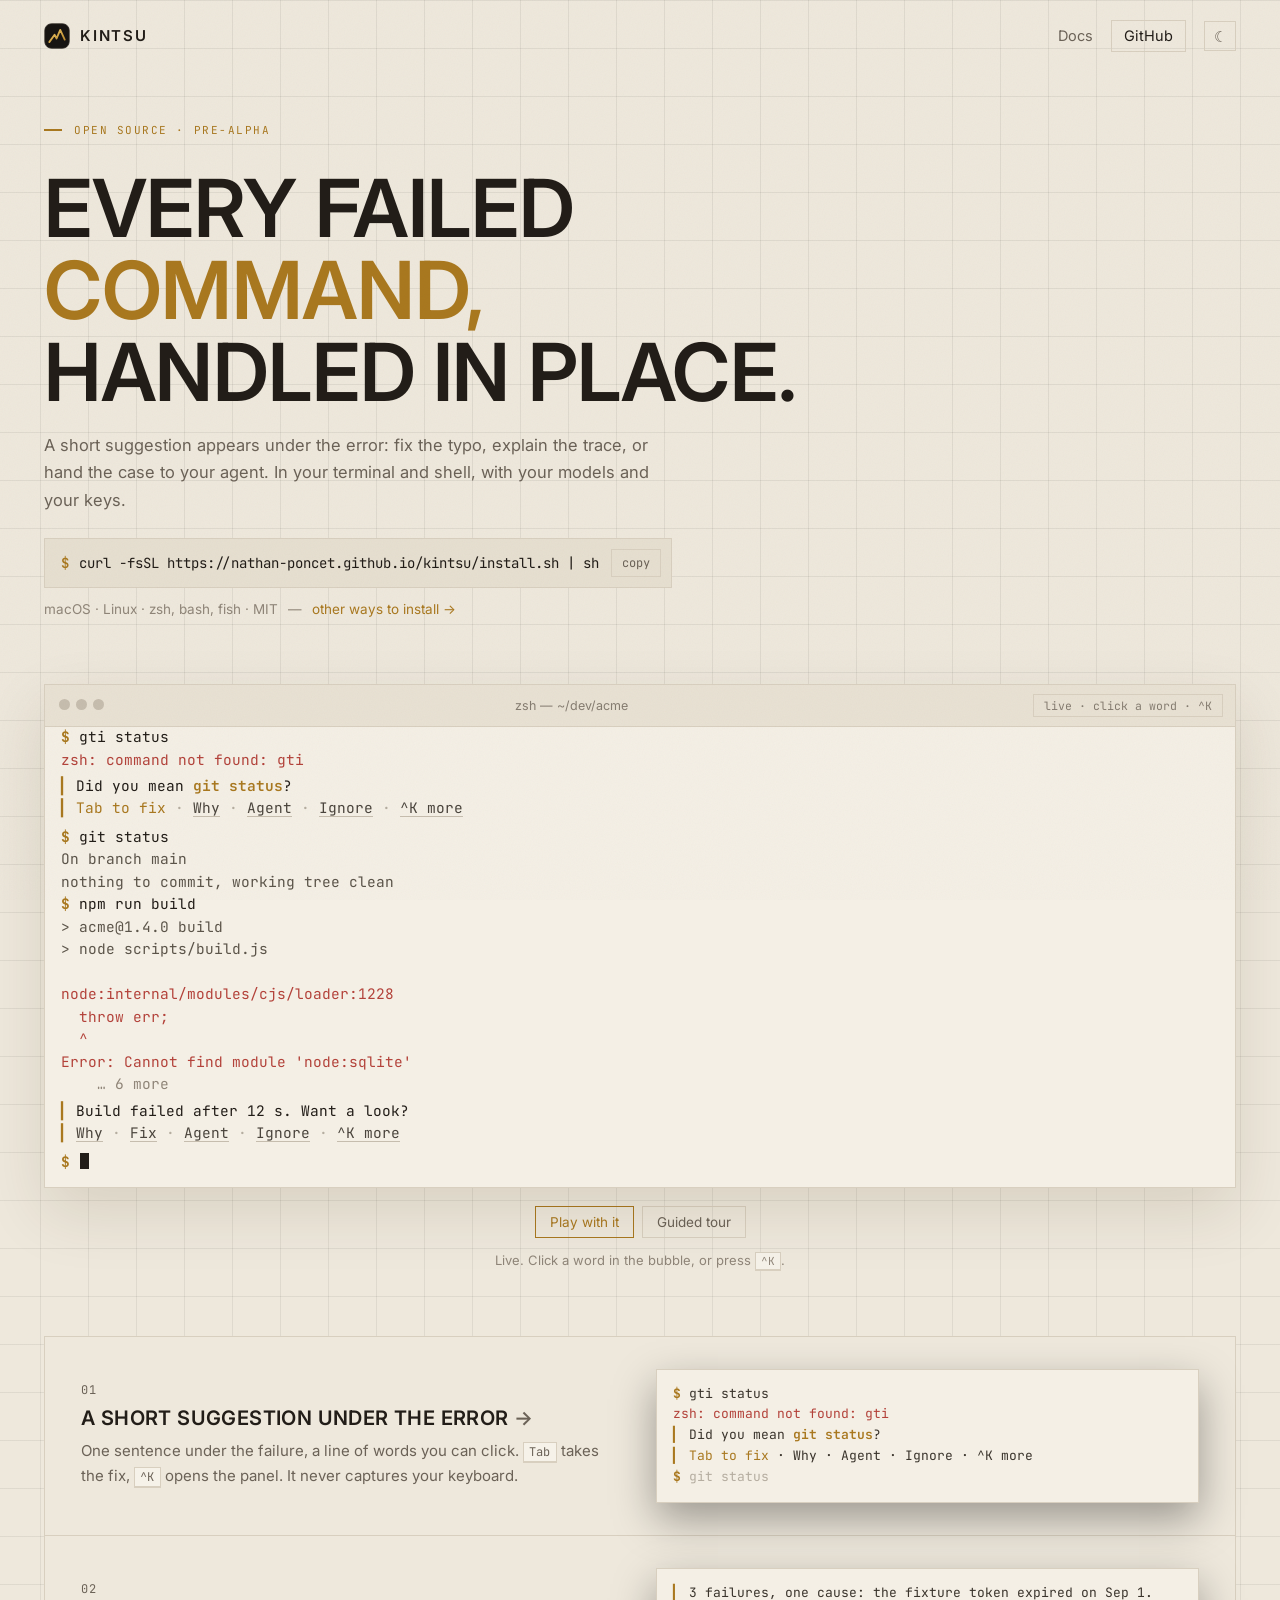
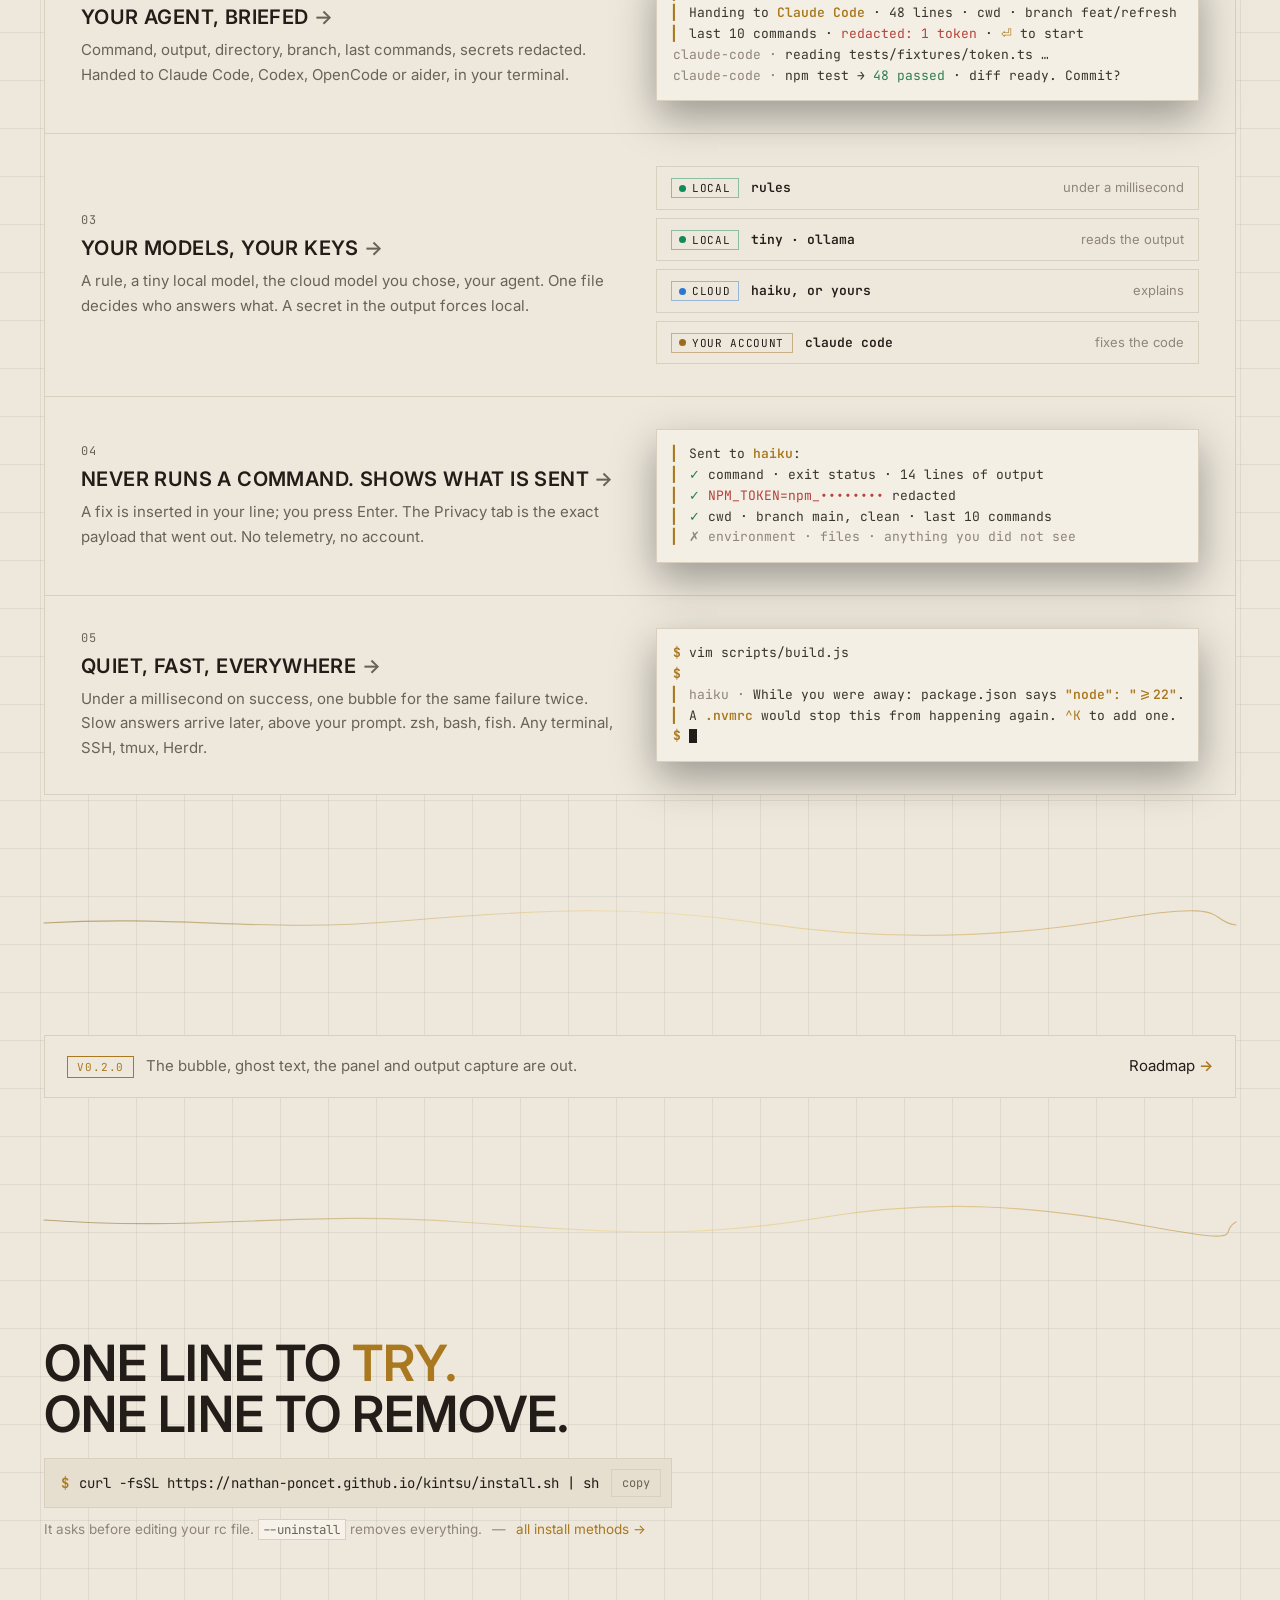
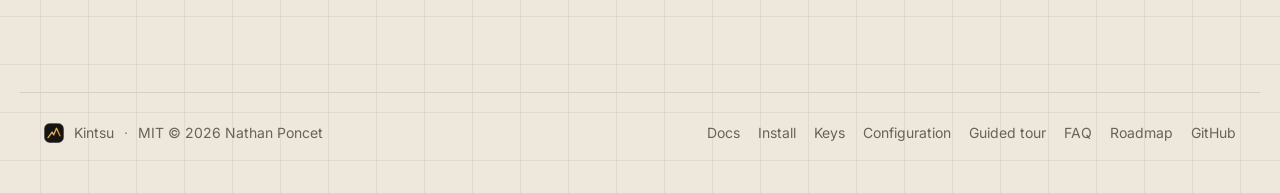
<file: docs/index.html>
<!doctype html>
<html lang="en">
<head>
  <meta charset="utf-8">
  <meta name="viewport" content="width=device-width, initial-scale=1">
  <title>Kintsu — every failed command, handled in place</title>
  <meta name="description" content="Kintsu is an open-source bubble under a failed command, in the terminal and shell you already use. It fixes the typo, explains the trace, or hands the case to your agent. Your models, your keys, nothing runs without you.">
  <link rel="canonical" href="https://nathan-poncet.github.io/kintsu/">
  <meta property="og:type" content="website">
  <meta property="og:url" content="https://nathan-poncet.github.io/kintsu/">
  <meta property="og:title" content="Kintsu — every failed command, handled in place">
  <meta property="og:description" content="Kintsu is an open-source bubble under a failed command, in the terminal and shell you already use. It fixes the typo, explains the trace, or hands the case to your agent. Your models, your keys, nothing runs without you.">
  <meta property="og:image" content="https://nathan-poncet.github.io/kintsu/media/share-card.png">
  <meta property="og:image:width" content="1200">
  <meta property="og:image:height" content="630">
  <meta name="twitter:card" content="summary_large_image">
  <meta name="twitter:image" content="https://nathan-poncet.github.io/kintsu/media/share-card.png">
  <link rel="icon" type="image/svg+xml" href="media/favicon.svg">
  <link rel="icon" type="image/png" sizes="32x32" href="media/favicon-32.png">
  <link rel="icon" type="image/png" sizes="16x16" href="media/favicon-16.png">
  <link rel="apple-touch-icon" href="media/apple-touch-icon.png">
  <meta name="theme-color" content="#1a1714">
  <script>(()=>{try{const t=localStorage.getItem("kintsu-theme");if(t==="light"||t==="dark")document.documentElement.dataset.theme=t}catch(e){}})()</script>
  <link rel="preconnect" href="https://fonts.googleapis.com">
  <link rel="preconnect" href="https://fonts.gstatic.com" crossorigin>
  <link href="https://fonts.googleapis.com/css2?family=Inter:wght@400;500;600;700&family=JetBrains+Mono:wght@400;600&display=swap" rel="stylesheet">
  <link rel="stylesheet" href="styles.css">
</head>
<body class="landing">
<a class="skip-link" href="#main">Skip to content</a>

<header class="top">
  <a class="brand" href="./"><img src="media/mark.svg" alt="" width="26" height="26"><span>Kintsu</span></a>
  <nav aria-label="Site">
    <a href="docs.html">Docs</a>
    <a class="gh" href="https://github.com/nathan-poncet/kintsu" target="_blank" rel="noopener">GitHub</a>
    <button type="button" class="theme" data-theme-toggle aria-label="Switch theme">◐</button>
  </nav>
</header>

<main id="main">
  <svg class="defs" aria-hidden="true" width="0" height="0"><defs><linearGradient id="seam-gold" x1="0" y1="0" x2="1" y2="0"><stop offset="0" stop-color="#8a651e"/><stop offset=".5" stop-color="#f3d78a"/><stop offset="1" stop-color="#b8862b"/></linearGradient></defs></svg>

  <!-- hero -->
  <section class="hero">
    <p class="eyebrow"><s aria-hidden="true"></s>Open source · pre-alpha</p>
    <h1>Every failed <em>command,</em><br>handled in place.</h1>
    <p class="sub">A short suggestion appears under the error: fix the typo, explain the trace, or hand the case to your agent. In your terminal and shell, with your models and your keys.</p>
    <div class="oneliner">
      <code><b>$</b>curl -fsSL https://nathan-poncet.github.io/kintsu/install.sh | sh</code>
      <button type="button" class="copy" data-copy="curl -fsSL https://nathan-poncet.github.io/kintsu/install.sh | sh">copy</button>
    </div>
    <p class="hero-meta">macOS · Linux · zsh, bash, fish · MIT <span class="sep">—</span> <a href="install.html">other ways to install <span aria-hidden="true">→</span></a></p>
  </section>

  <!-- the product: the terminal, then what it does -->
  <section class="mock" id="tour" aria-label="Kintsu, live">
    <div class="player mock-player mode-live" data-scene="landing" data-tour="tour" data-title="zsh — ~/dev/acme"></div>
    <div class="modes" role="tablist" aria-label="Terminal mode">
      <button type="button" role="tab" aria-selected="true" data-mode="live">Play with it</button>
      <button type="button" role="tab" aria-selected="false" data-mode="tour">Guided tour</button>
    </div>
    <p class="mock-hint" data-hint="live">Live. Click a word in the bubble, or press <kbd>^K</kbd>.</p>
    <p class="mock-hint" data-hint="tour" hidden>Pick a chapter below. <kbd>Space</kbd> pauses. Click a word or press a key to take over.</p>
  </section>

  <section class="why" aria-label="What Kintsu does">
    <ol class="features">
      <li class="feature"><a class="feature-link" href="#ch-2">
        <div class="ftext">
          <span class="fnum">01</span>
          <h2>A short suggestion under the error <span class="arrow" aria-hidden="true">→</span></h2>
          <p>One sentence under the failure, a line of words you can click. <kbd>Tab</kbd> takes the fix, <kbd>^K</kbd> opens the panel. It never captures your keyboard.</p>
        </div>
        <pre class="snippet" aria-hidden="true"><span class="p">$</span> gti status
<span class="e">zsh: command not found: gti</span>
<span class="s">▎</span> Did you mean <b>git status</b>?
<span class="s">▎</span> <span class="g">Tab to fix</span> · Why · Agent · Ignore · ^K more
<span class="p">$</span> <span class="ghost">git status</span></pre>
      </a></li>

      <li class="feature"><a class="feature-link" href="#ch-7">
        <div class="ftext">
          <span class="fnum">02</span>
          <h2>Your agent, briefed <span class="arrow" aria-hidden="true">→</span></h2>
          <p>Command, output, directory, branch, last commands, secrets redacted. Handed to Claude Code, Codex, OpenCode or aider, in your terminal.</p>
        </div>
        <pre class="snippet" aria-hidden="true"><span class="s">▎</span> 3 failures, one cause: the fixture token expired on Sep 1.
<span class="s">▎</span> Handing to <b>Claude Code</b> · 48 lines · cwd · branch feat/refresh
<span class="s">▎</span> last 10 commands · <span class="r">redacted: 1 token</span> · <span class="g">⏎</span> to start
<span class="d">claude-code ·</span> reading tests/fixtures/token.ts …
<span class="d">claude-code ·</span> npm test → <span class="ok">48 passed</span> · diff ready. Commit?</pre>
      </a></li>

      <li class="feature"><a class="feature-link" href="configuration.html">
        <div class="ftext">
          <span class="fnum">03</span>
          <h2>Your models, your keys <span class="arrow" aria-hidden="true">→</span></h2>
          <p>A rule, a tiny local model, the cloud model you chose, your agent. One file decides who answers what. A secret in the output forces local.</p>
        </div>
        <div class="brains" aria-hidden="true">
          <div><span class="where local">local</span><b>rules</b><span class="d">under a millisecond</span></div>
          <div><span class="where local">local</span><b>tiny · ollama</b><span class="d">reads the output</span></div>
          <div><span class="where cloud">cloud</span><b>haiku, or yours</b><span class="d">explains</span></div>
          <div><span class="where you">your account</span><b>claude code</b><span class="d">fixes the code</span></div>
        </div>
      </a></li>

      <li class="feature"><a class="feature-link" href="#ch-5">
        <div class="ftext">
          <span class="fnum">04</span>
          <h2>Never runs a command. Shows what is sent <span class="arrow" aria-hidden="true">→</span></h2>
          <p>A fix is inserted in your line; you press Enter. The Privacy tab is the exact payload that went out. No telemetry, no account.</p>
        </div>
        <pre class="snippet" aria-hidden="true"><span class="s">▎</span> Sent to <b>haiku</b>:
<span class="s">▎</span> <span class="ok">✓</span> command · exit status · 14 lines of output
<span class="s">▎</span> <span class="ok">✓</span> <span class="r">NPM_TOKEN=npm_••••••••</span> redacted
<span class="s">▎</span> <span class="ok">✓</span> cwd · branch main, clean · last 10 commands
<span class="s">▎</span> <span class="d">✗ environment · files · anything you did not see</span></pre>
      </a></li>

      <li class="feature"><a class="feature-link" href="docs.html">
        <div class="ftext">
          <span class="fnum">05</span>
          <h2>Quiet, fast, everywhere <span class="arrow" aria-hidden="true">→</span></h2>
          <p>Under a millisecond on success, one bubble for the same failure twice. Slow answers arrive later, above your prompt. zsh, bash, fish. Any terminal, SSH, tmux, Herdr.</p>
        </div>
        <pre class="snippet" aria-hidden="true"><span class="p">$</span> vim scripts/build.js
<span class="p">$</span>
<span class="s">▎</span> <span class="d">haiku ·</span> While you were away: package.json says <b>"node": ">=22"</b>.
<span class="s">▎</span> A <b>.nvmrc</b> would stop this from happening again. <span class="g">^K</span> to add one.
<span class="p">$</span> <span class="cur"></span></pre>
      </a></li>
    </ol>
  </section>

  <svg class="seam-sep" viewBox="0 0 1200 40" preserveAspectRatio="none" aria-hidden="true"><path pathLength="1" style="--d: .3s" d="M0 24 C 140 16, 220 34, 360 22 S 600 6, 720 24 S 960 40, 1080 20 S 1170 22, 1200 26"/></svg>

  <!-- status -->
  <section class="band">
    <a class="band-link" href="roadmap.html"><span class="pill">v0.2.0</span><span class="band-text">The bubble, ghost text, the panel and output capture are out.</span><span class="band-cta">Roadmap <b aria-hidden="true">→</b></span></a>
  </section>

  <svg class="seam-sep" viewBox="0 0 1200 40" preserveAspectRatio="none" aria-hidden="true"><path pathLength="1" style="--d: .9s" d="M0 18 C 160 30, 260 8, 420 20 S 660 36, 780 16 S 1000 4, 1110 24 S 1180 30, 1200 20"/></svg>

  <!-- install -->
  <section class="end" id="install">
    <h2>One line to <em>try.</em><br>One line to remove.</h2>
    <div class="oneliner">
      <code><b>$</b>curl -fsSL https://nathan-poncet.github.io/kintsu/install.sh | sh</code>
      <button type="button" class="copy" data-copy="curl -fsSL https://nathan-poncet.github.io/kintsu/install.sh | sh">copy</button>
    </div>
    <p class="hero-meta">It asks before editing your rc file. <code>--uninstall</code> removes everything. <span class="sep">—</span> <a href="install.html">all install methods <span aria-hidden="true">→</span></a></p>
  </section>

</main>

<footer>
  <div class="foot-brand"><img src="media/mark.svg" alt="" width="20" height="20"><span>Kintsu</span><span class="sep">·</span><span>MIT © 2026 Nathan Poncet</span></div>
  <nav aria-label="Footer">
    <a href="docs.html">Docs</a>
    <a href="install.html">Install</a>
    <a href="keys.html">Keys</a>
    <a href="configuration.html">Configuration</a>
    <a href="#tour" data-mode-link="tour">Guided tour</a>
    <a href="faq.html">FAQ</a>
    <a href="roadmap.html">Roadmap</a>
    <a href="https://github.com/nathan-poncet/kintsu" target="_blank" rel="noopener">GitHub</a>
  </nav>
</footer>

<script src="script.js" defer></script>
</body>
</html>
</file>
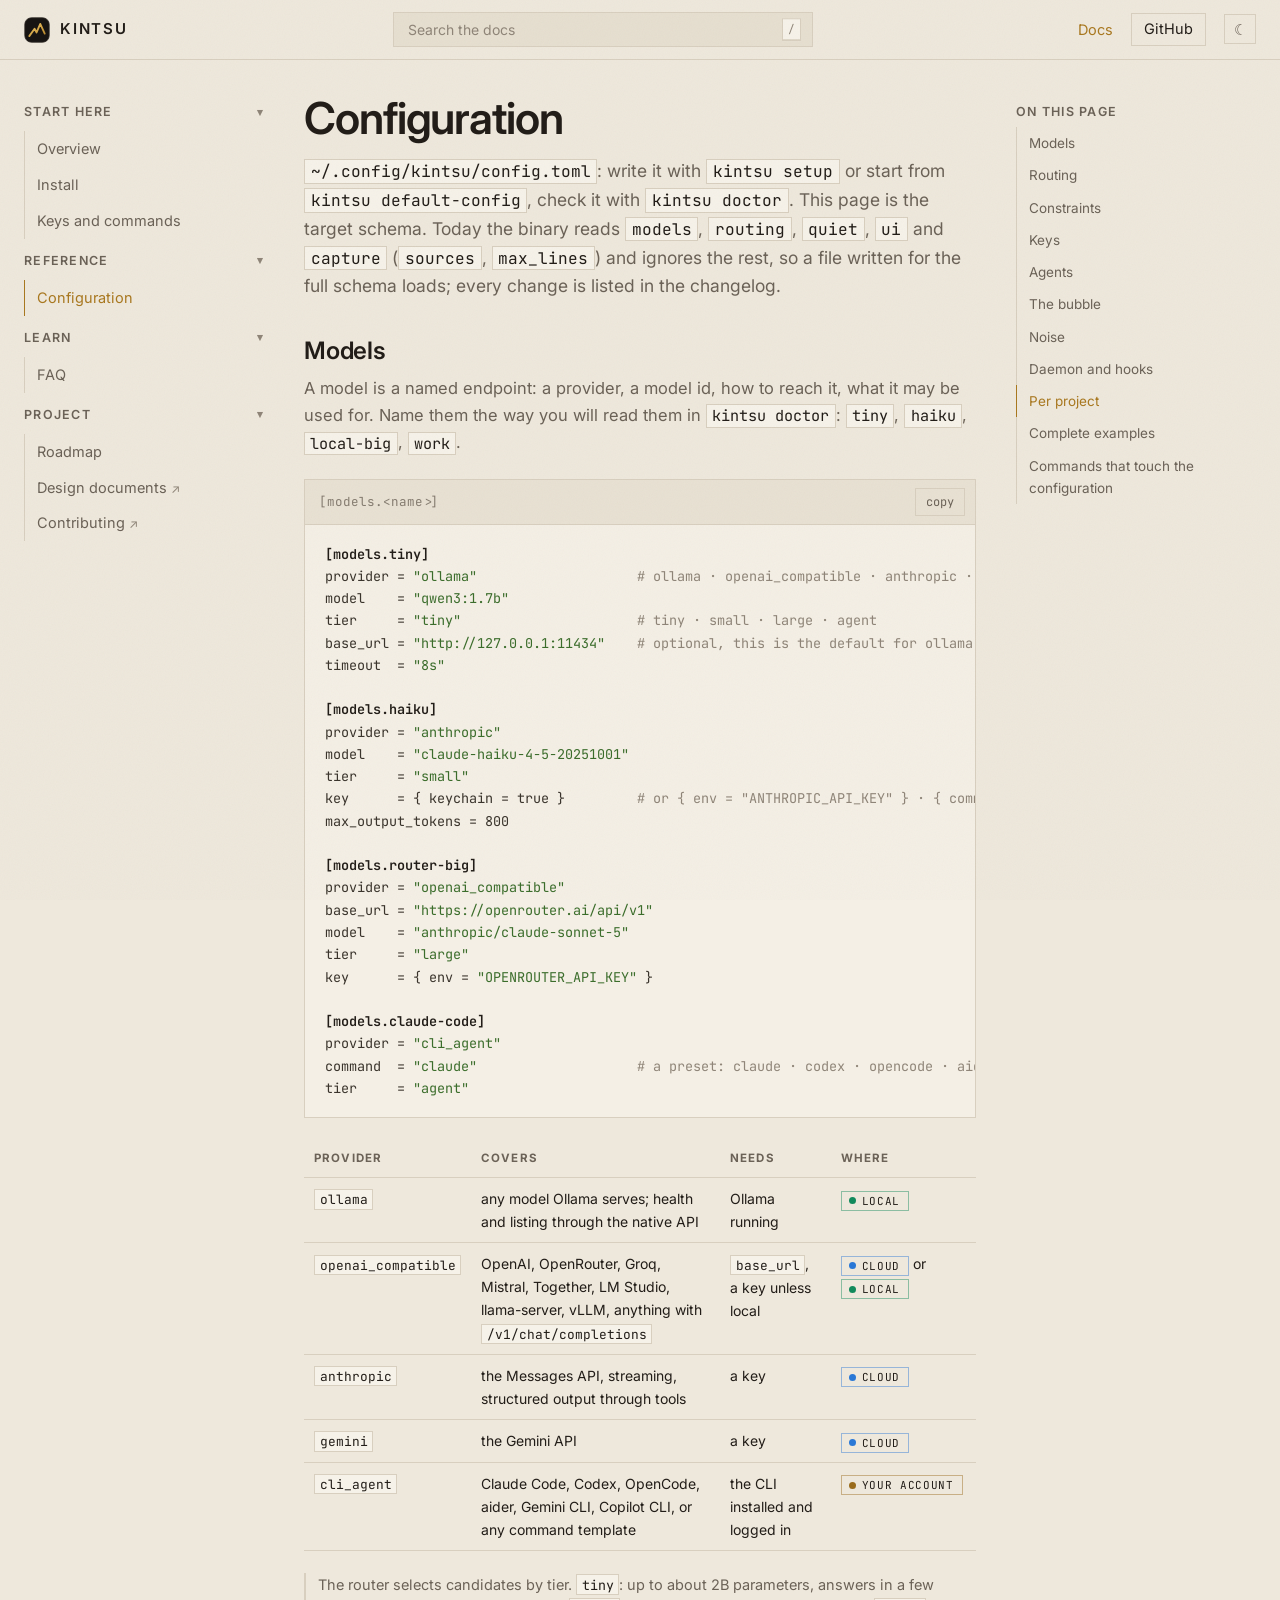
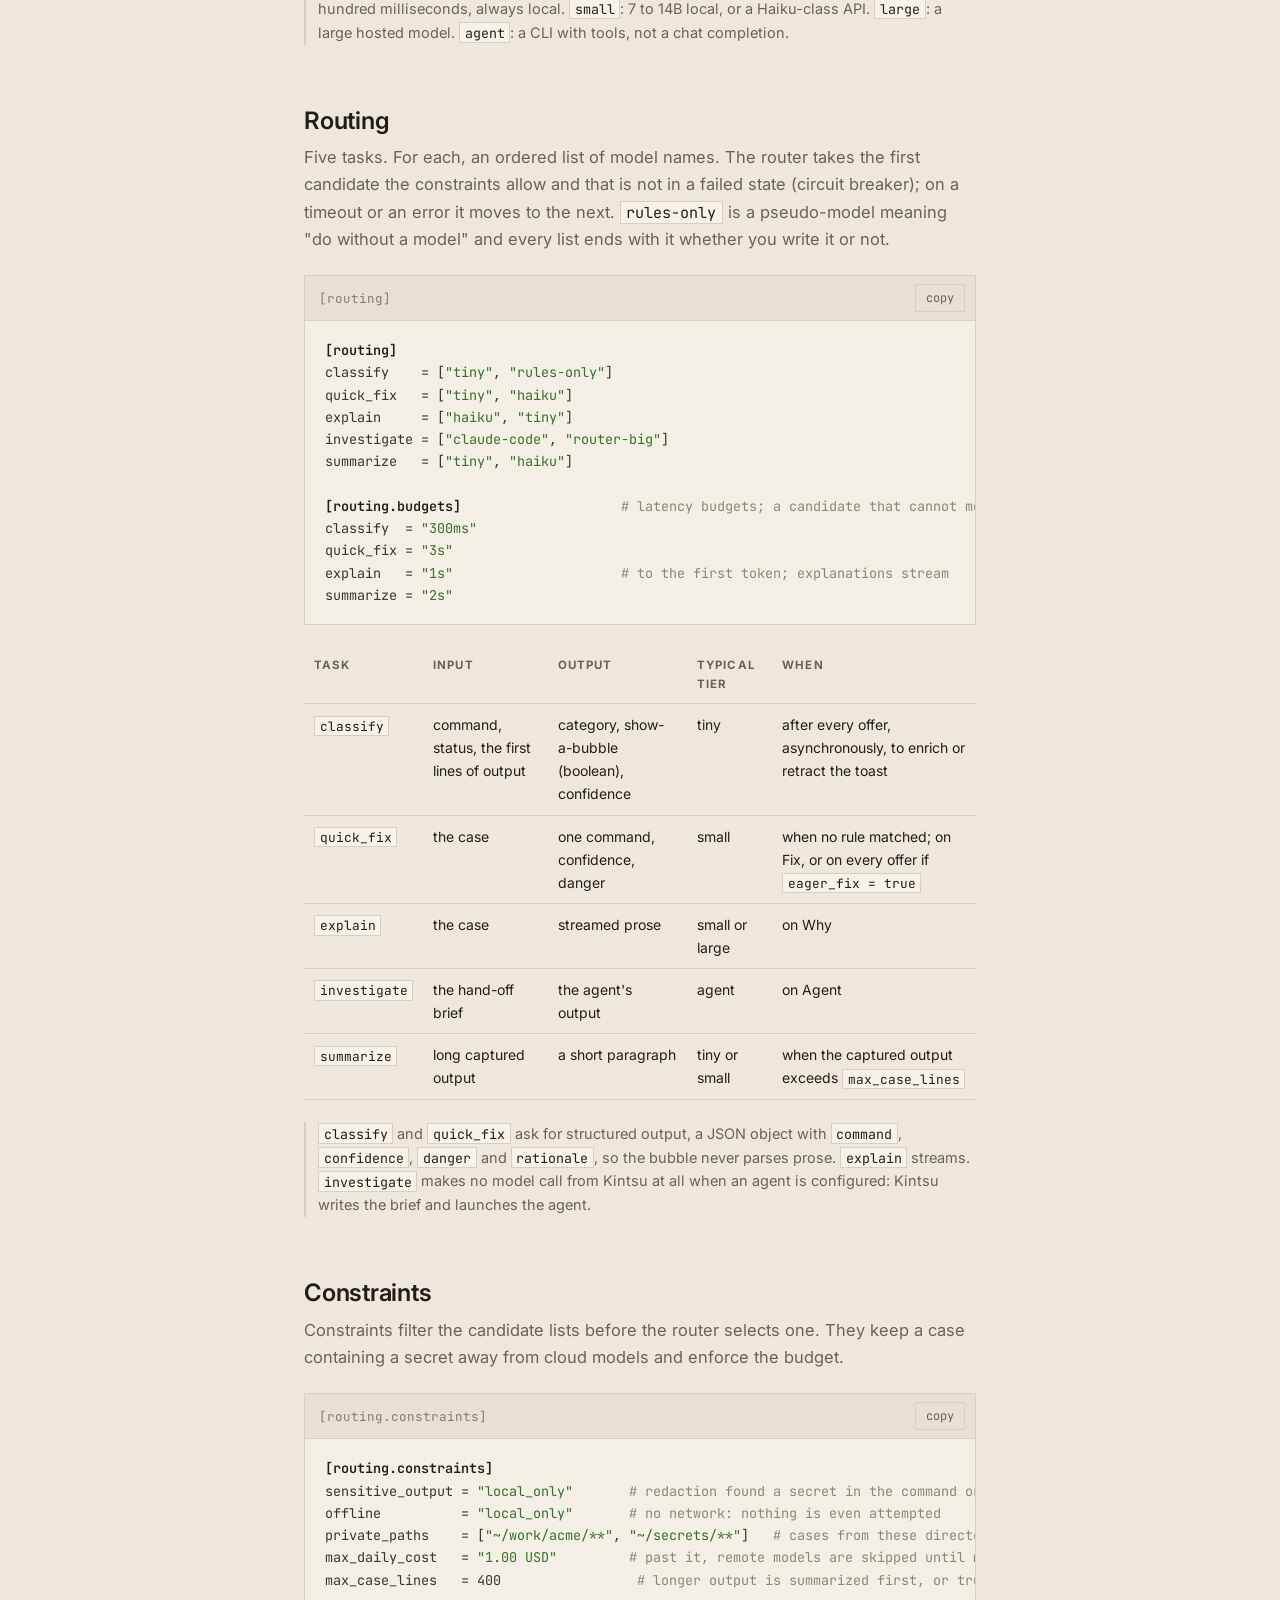
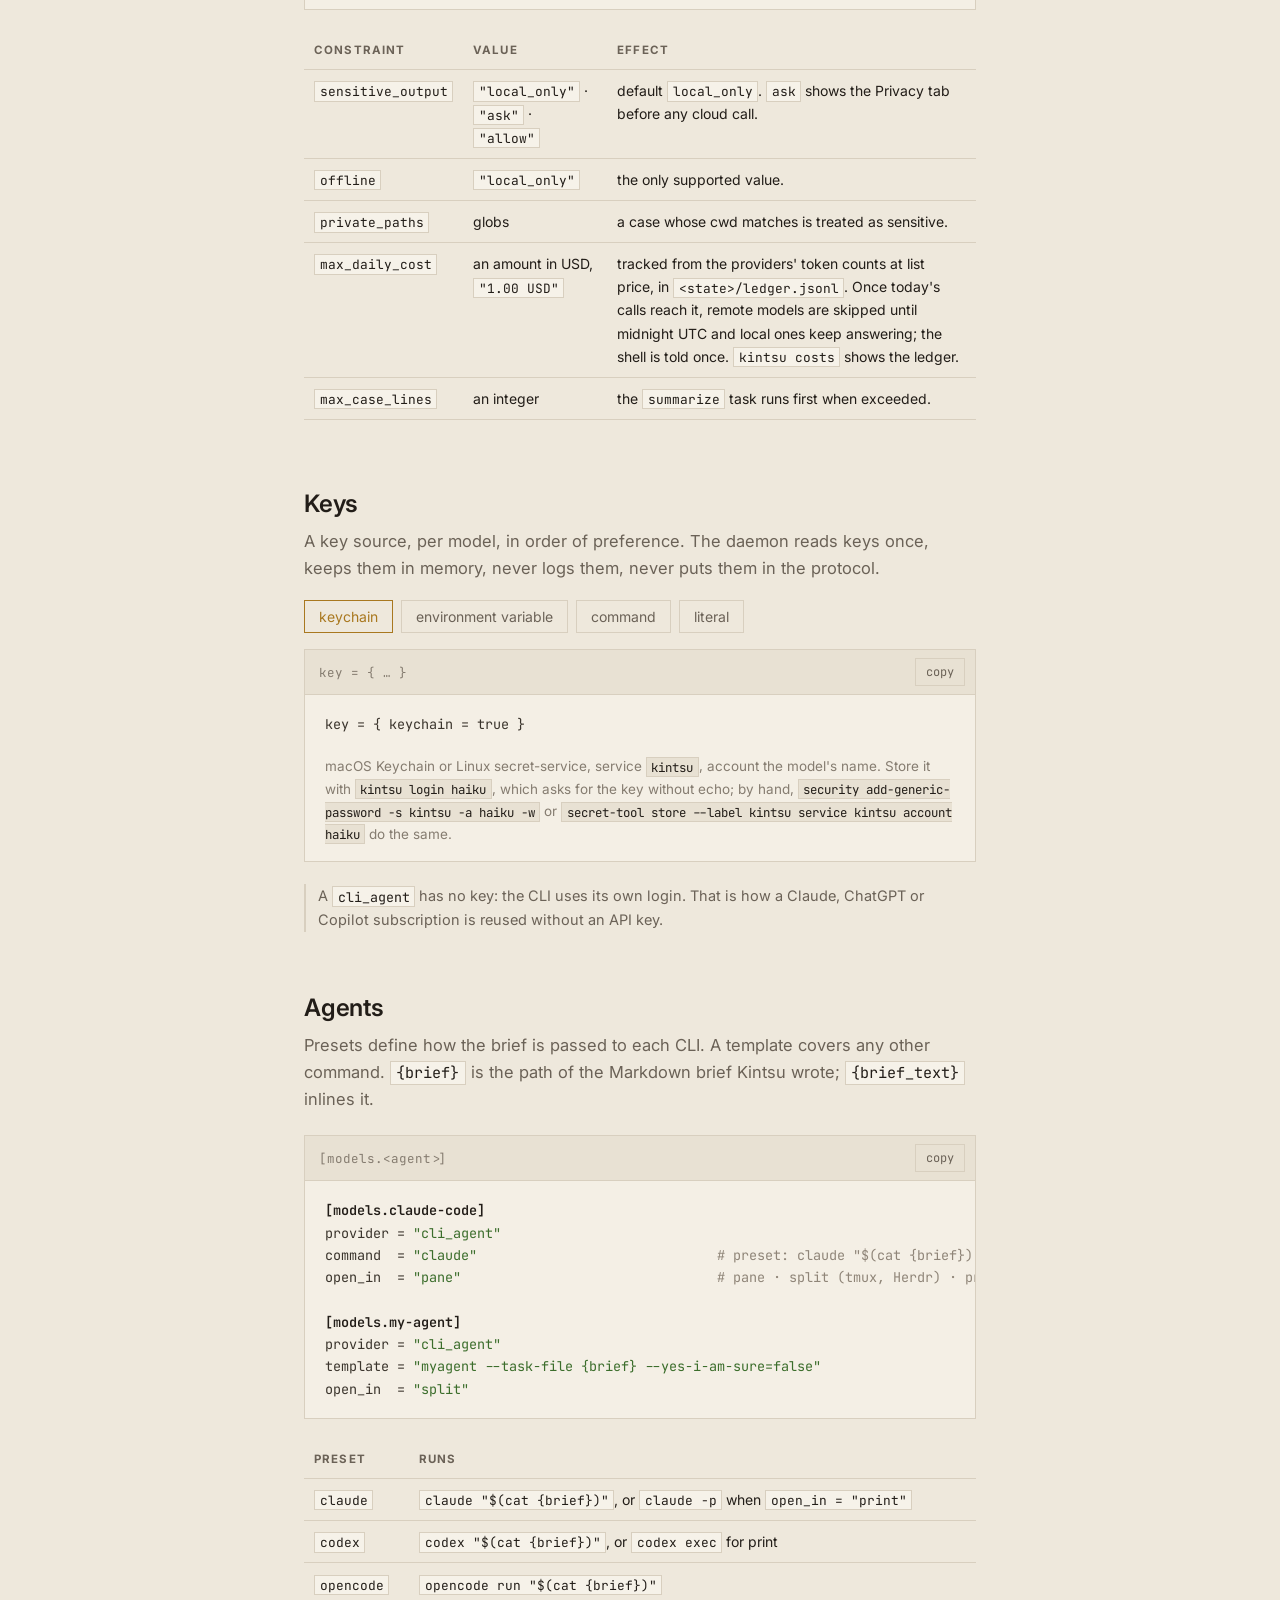
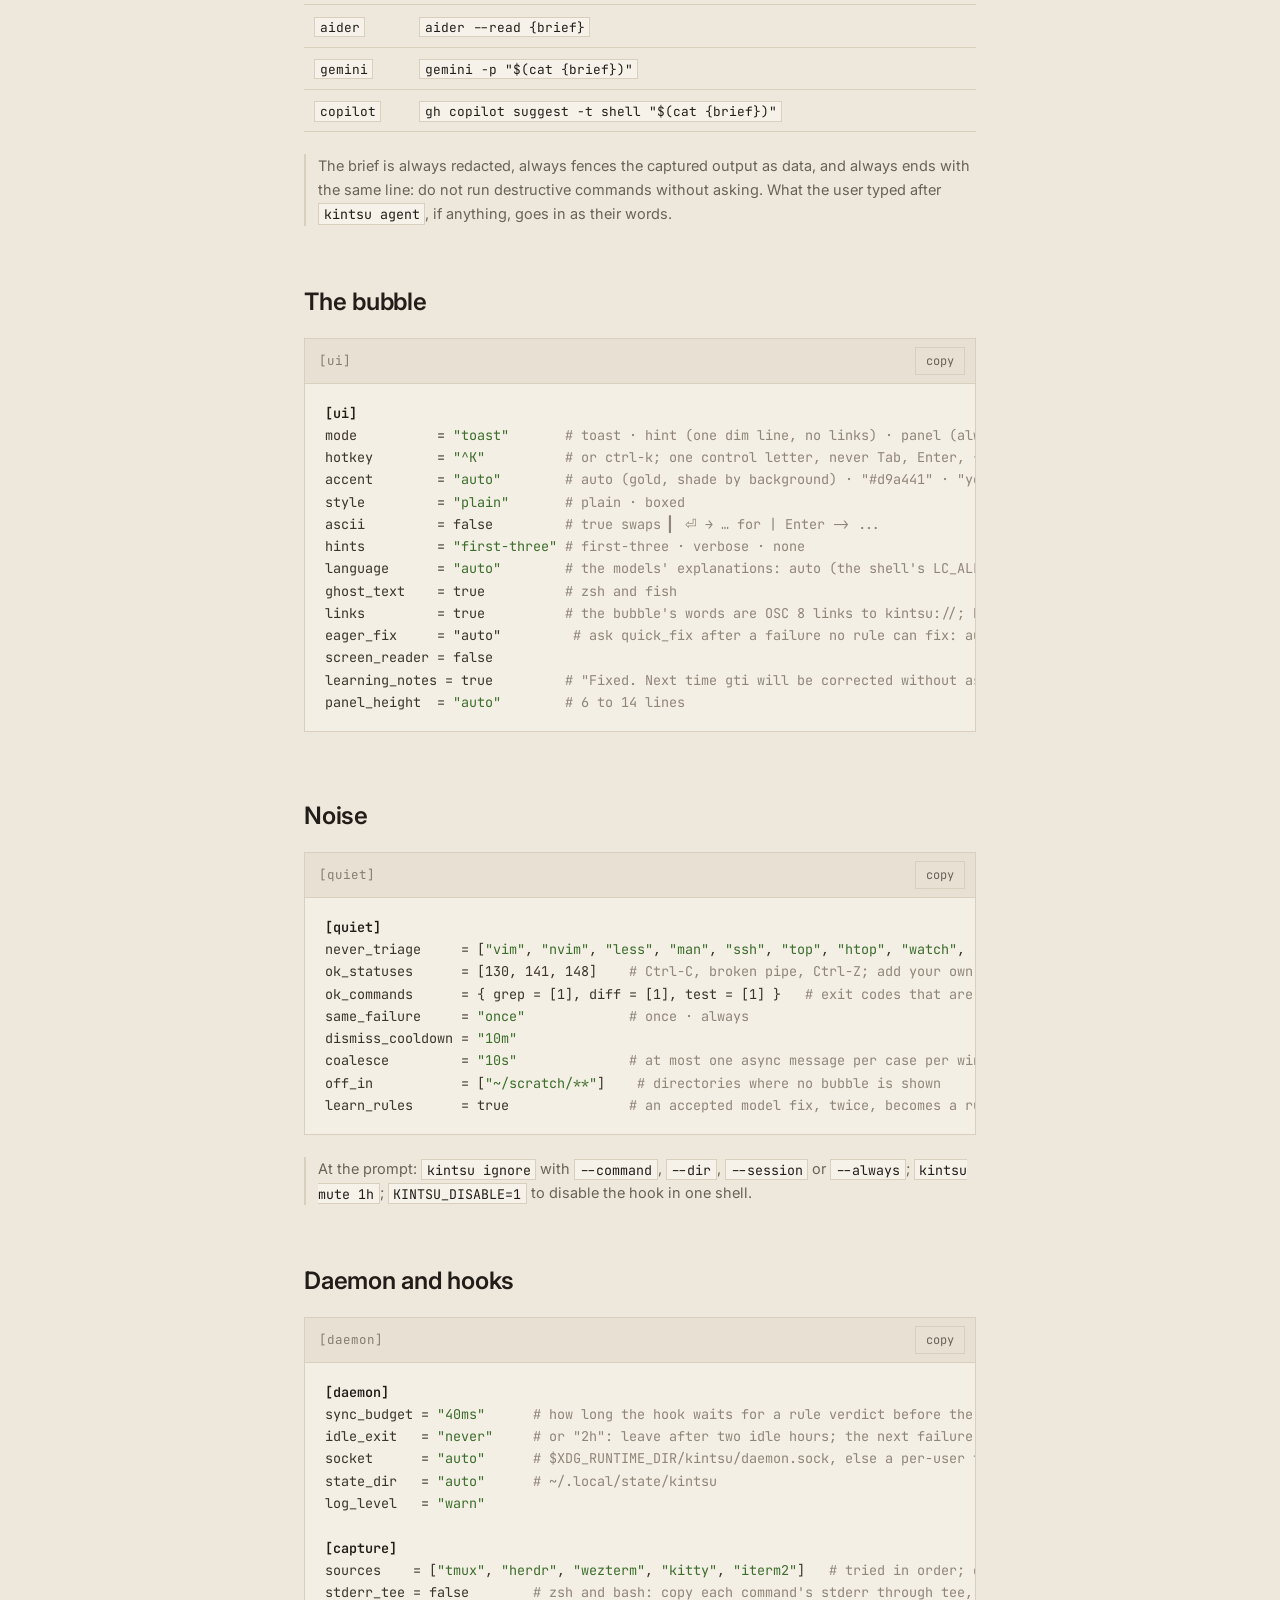
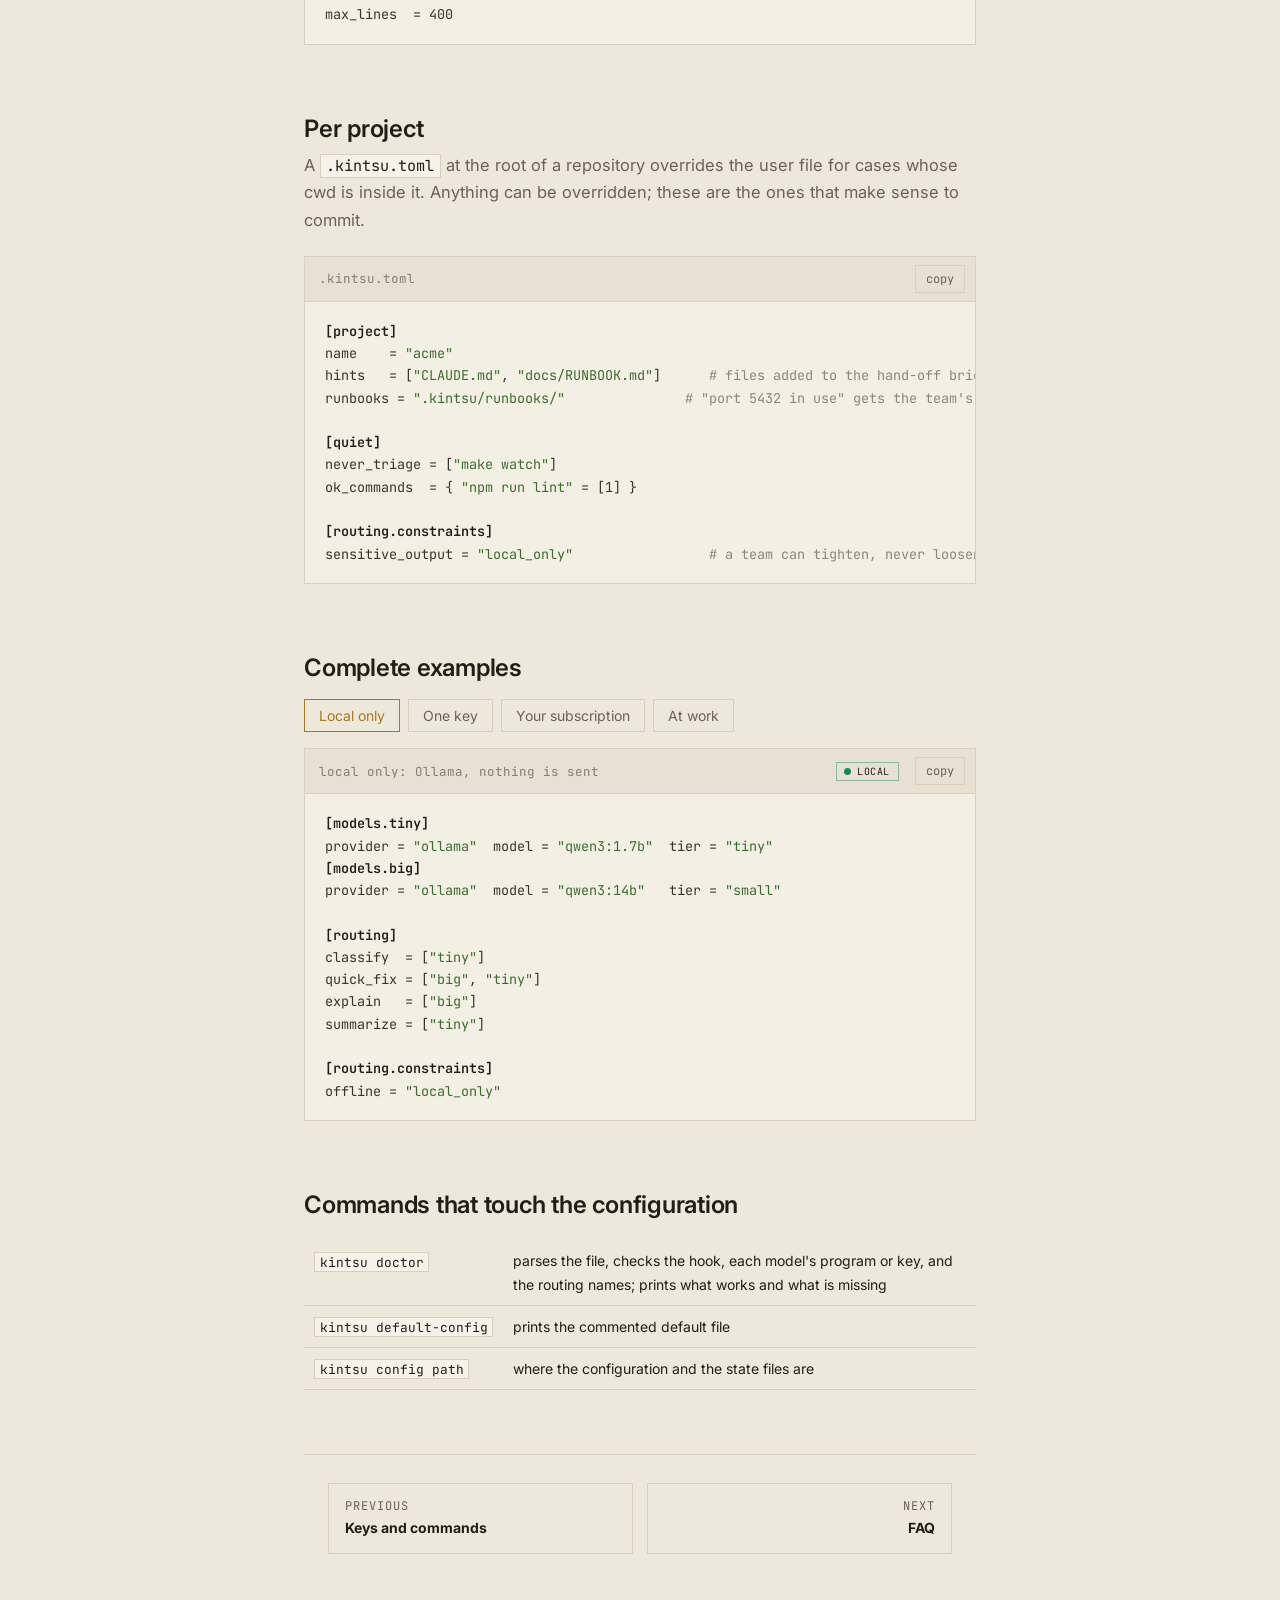
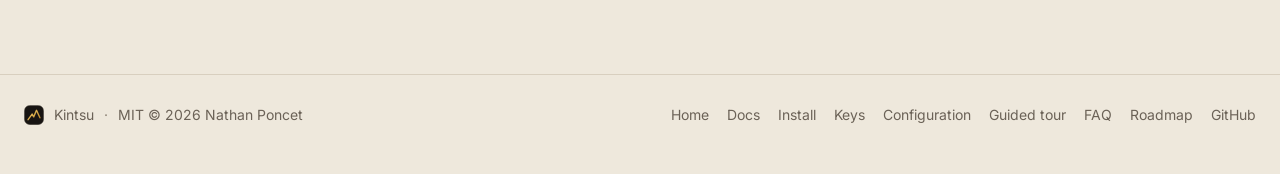
<file: docs/configuration.html>
<!doctype html>
<html lang="en">
<head>
  <meta charset="utf-8">
  <meta name="viewport" content="width=device-width, initial-scale=1">
  <title>Configuration — Kintsu</title>
  <meta name="description" content="Every setting of Kintsu: models and providers, routing per task, privacy constraints, keys, the bubble, noise control, the daemon, agents, and four complete example configurations.">
  <link rel="canonical" href="https://nathan-poncet.github.io/kintsu/configuration.html">
  <meta property="og:type" content="website">
  <meta property="og:url" content="https://nathan-poncet.github.io/kintsu/configuration.html">
  <meta property="og:title" content="Configuration — Kintsu">
  <meta property="og:description" content="Every setting of Kintsu: models and providers, routing per task, privacy constraints, keys, the bubble, noise control, the daemon, agents, and four complete example configurations.">
  <meta property="og:image" content="https://nathan-poncet.github.io/kintsu/media/share-card.png">
  <meta property="og:image:width" content="1200">
  <meta property="og:image:height" content="630">
  <meta name="twitter:card" content="summary_large_image">
  <meta name="twitter:image" content="https://nathan-poncet.github.io/kintsu/media/share-card.png">
  <link rel="icon" type="image/svg+xml" href="media/favicon.svg">
  <link rel="icon" type="image/png" sizes="32x32" href="media/favicon-32.png">
  <link rel="icon" type="image/png" sizes="16x16" href="media/favicon-16.png">
  <link rel="apple-touch-icon" href="media/apple-touch-icon.png">
  <meta name="theme-color" content="#1a1714">
  <script>(()=>{try{const t=localStorage.getItem("kintsu-theme");if(t==="light"||t==="dark")document.documentElement.dataset.theme=t}catch(e){}})()</script>
  <link rel="preconnect" href="https://fonts.googleapis.com">
  <link rel="preconnect" href="https://fonts.gstatic.com" crossorigin>
  <link href="https://fonts.googleapis.com/css2?family=Inter:wght@400;500;600;700&family=JetBrains+Mono:wght@400;600&display=swap" rel="stylesheet">
  <link rel="stylesheet" href="styles.css">
</head>
<body class="page docs">
<a class="skip-link" href="#main">Skip to content</a>

<header class="top docs-top">
  <button type="button" class="menu" aria-expanded="false" aria-controls="sidebar">Menu</button>
  <a class="brand" href="./"><img src="media/mark.svg" alt="" width="26" height="26"><span>Kintsu</span></a>
  <div class="search" role="search">
    <input type="search" id="docs-search" placeholder="Search the docs" aria-label="Search the documentation" autocomplete="off" spellcheck="false">
    <kbd aria-hidden="true">/</kbd>
    <div class="search-results" id="search-results" role="listbox" hidden></div>
  </div>
  <nav aria-label="Site">
    <a href="docs.html" aria-current="page">Docs</a>
    <a class="gh" href="https://github.com/nathan-poncet/kintsu" target="_blank" rel="noopener">GitHub</a>
    <button type="button" class="theme" data-theme-toggle aria-label="Switch theme">◐</button>
  </nav>
</header>

<!-- docs-layout -->
<div class="docs-layout">
<nav class="sidebar" id="sidebar" aria-label="Documentation">
  <details open>
    <summary>Start here</summary>
    <ul>
      <li><a href="docs.html">Overview</a></li>
      <li><a href="install.html">Install</a></li>
      <li><a href="keys.html">Keys and commands</a></li>
    </ul>
  </details>
  <details open>
    <summary>Reference</summary>
    <ul>
      <li><a href="configuration.html" aria-current="page">Configuration</a></li>
    </ul>
  </details>
  <details open>
    <summary>Learn</summary>
    <ul>
      <li><a href="faq.html">FAQ</a></li>
    </ul>
  </details>
  <details open>
    <summary>Project</summary>
    <ul>
      <li><a href="roadmap.html">Roadmap</a></li>
      <li><a href="https://github.com/nathan-poncet/kintsu/tree/main/docs" target="_blank" rel="noopener">Design documents <span class="ext" aria-hidden="true">↗</span></a></li>
      <li><a href="https://github.com/nathan-poncet/kintsu/blob/main/CONTRIBUTING.md" target="_blank" rel="noopener">Contributing <span class="ext" aria-hidden="true">↗</span></a></li>
    </ul>
  </details>
</nav>
<main id="main" class="doc">
  <header class="doc-head">
    <h1>Configuration</h1>
    <p class="lede"><code>~/.config/kintsu/config.toml</code>: write it with <code>kintsu setup</code> or start from <code>kintsu default-config</code>, check it with <code>kintsu doctor</code>. This page is the target schema. Today the binary reads <code>models</code>, <code>routing</code>, <code>quiet</code>, <code>ui</code> and <code>capture</code> (<code>sources</code>, <code>max_lines</code>) and ignores the rest, so a file written for the full schema loads; every change is listed in the changelog.</p>
  </header>

  <!-- ─────────── models ─────────── -->
  <section id="models">
    <h2>Models</h2>
    <p>A model is a named endpoint: a provider, a model id, how to reach it, what it may be used for. Name them the way you will read them in <code>kintsu doctor</code>: <code>tiny</code>, <code>haiku</code>, <code>local-big</code>, <code>work</code>.</p>
    <div class="config">
      <div class="config-head"><span>[models.&lt;name&gt;]</span></div>
<pre><code><span class="k">[models.tiny]</span>
provider = <span class="s">"ollama"</span>                    <span class="c"># ollama · openai_compatible · anthropic · gemini · cli_agent</span>
model    = <span class="s">"qwen3:1.7b"</span>
tier     = <span class="s">"tiny"</span>                      <span class="c"># tiny · small · large · agent</span>
base_url = <span class="s">"http://127.0.0.1:11434"</span>    <span class="c"># optional, this is the default for ollama</span>
timeout  = <span class="s">"8s"</span>

<span class="k">[models.haiku]</span>
provider = <span class="s">"anthropic"</span>
model    = <span class="s">"claude-haiku-4-5-20251001"</span>
tier     = <span class="s">"small"</span>
key      = { keychain = true }         <span class="c"># or { env = "ANTHROPIC_API_KEY" } · { command = "op read op://dev/anthropic/key" }</span>
max_output_tokens = 800

<span class="k">[models.router-big]</span>
provider = <span class="s">"openai_compatible"</span>
base_url = <span class="s">"https://openrouter.ai/api/v1"</span>
model    = <span class="s">"anthropic/claude-sonnet-5"</span>
tier     = <span class="s">"large"</span>
key      = { env = <span class="s">"OPENROUTER_API_KEY"</span> }

<span class="k">[models.claude-code]</span>
provider = <span class="s">"cli_agent"</span>
command  = <span class="s">"claude"</span>                    <span class="c"># a preset: claude · codex · opencode · aider · gemini · copilot</span>
tier     = <span class="s">"agent"</span></code></pre>
    </div>
    <table class="ref">
      <thead><tr><th>provider</th><th>covers</th><th>needs</th><th>where</th></tr></thead>
      <tbody>
        <tr><td><code>ollama</code></td><td>any model Ollama serves; health and listing through the native API</td><td>Ollama running</td><td><span class="where local">local</span></td></tr>
        <tr><td><code>openai_compatible</code></td><td>OpenAI, OpenRouter, Groq, Mistral, Together, LM Studio, llama-server, vLLM, anything with <code>/v1/chat/completions</code></td><td><code>base_url</code>, a key unless local</td><td><span class="where cloud">cloud</span> or <span class="where local">local</span></td></tr>
        <tr><td><code>anthropic</code></td><td>the Messages API, streaming, structured output through tools</td><td>a key</td><td><span class="where cloud">cloud</span></td></tr>
        <tr><td><code>gemini</code></td><td>the Gemini API</td><td>a key</td><td><span class="where cloud">cloud</span></td></tr>
        <tr><td><code>cli_agent</code></td><td>Claude Code, Codex, OpenCode, aider, Gemini CLI, Copilot CLI, or any command template</td><td>the CLI installed and logged in</td><td><span class="where you">your account</span></td></tr>
      </tbody>
    </table>
    <p class="note">The router selects candidates by tier. <code>tiny</code>: up to about 2B parameters, answers in a few hundred milliseconds, always local. <code>small</code>: 7 to 14B local, or a Haiku-class API. <code>large</code>: a large hosted model. <code>agent</code>: a CLI with tools, not a chat completion.</p>
  </section>

  <!-- ─────────── routing ─────────── -->
  <section id="routing">
    <h2>Routing</h2>
    <p>Five tasks. For each, an ordered list of model names. The router takes the first candidate the constraints allow and that is not in a failed state (circuit breaker); on a timeout or an error it moves to the next. <code>rules-only</code> is a pseudo-model meaning "do without a model" and every list ends with it whether you write it or not.</p>
    <div class="config">
      <div class="config-head"><span>[routing]</span></div>
<pre><code><span class="k">[routing]</span>
classify    = [<span class="s">"tiny"</span>, <span class="s">"rules-only"</span>]
quick_fix   = [<span class="s">"tiny"</span>, <span class="s">"haiku"</span>]
explain     = [<span class="s">"haiku"</span>, <span class="s">"tiny"</span>]
investigate = [<span class="s">"claude-code"</span>, <span class="s">"router-big"</span>]
summarize   = [<span class="s">"tiny"</span>, <span class="s">"haiku"</span>]

<span class="k">[routing.budgets]</span>                    <span class="c"># latency budgets; a candidate that cannot meet one is skipped</span>
classify  = <span class="s">"300ms"</span>
quick_fix = <span class="s">"3s"</span>
explain   = <span class="s">"1s"</span>                     <span class="c"># to the first token; explanations stream</span>
summarize = <span class="s">"2s"</span></code></pre>
    </div>

    <table class="ref">
      <thead><tr><th>task</th><th>input</th><th>output</th><th>typical tier</th><th>when</th></tr></thead>
      <tbody>
        <tr><td><code>classify</code></td><td>command, status, the first lines of output</td><td>category, show-a-bubble (boolean), confidence</td><td>tiny</td><td>after every offer, asynchronously, to enrich or retract the toast</td></tr>
        <tr><td><code>quick_fix</code></td><td>the case</td><td>one command, confidence, danger</td><td>small</td><td>when no rule matched; on Fix, or on every offer if <code>eager_fix = true</code></td></tr>
        <tr><td><code>explain</code></td><td>the case</td><td>streamed prose</td><td>small or large</td><td>on Why</td></tr>
        <tr><td><code>investigate</code></td><td>the hand-off brief</td><td>the agent's output</td><td>agent</td><td>on Agent</td></tr>
        <tr><td><code>summarize</code></td><td>long captured output</td><td>a short paragraph</td><td>tiny or small</td><td>when the captured output exceeds <code>max_case_lines</code></td></tr>
      </tbody>
    </table>
    <p class="note"><code>classify</code> and <code>quick_fix</code> ask for structured output, a JSON object with <code>command</code>, <code>confidence</code>, <code>danger</code> and <code>rationale</code>, so the bubble never parses prose. <code>explain</code> streams. <code>investigate</code> makes no model call from Kintsu at all when an agent is configured: Kintsu writes the brief and launches the agent.</p>
  </section>

  <!-- ─────────── constraints ─────────── -->
  <section id="constraints">
    <h2>Constraints</h2>
    <p>Constraints filter the candidate lists before the router selects one. They keep a case containing a secret away from cloud models and enforce the budget.</p>
    <div class="config">
      <div class="config-head"><span>[routing.constraints]</span></div>
<pre><code><span class="k">[routing.constraints]</span>
sensitive_output = <span class="s">"local_only"</span>       <span class="c"># redaction found a secret in the command or the output</span>
offline          = <span class="s">"local_only"</span>       <span class="c"># no network: nothing is even attempted</span>
private_paths    = [<span class="s">"~/work/acme/**"</span>, <span class="s">"~/secrets/**"</span>]   <span class="c"># cases from these directories are local only</span>
max_daily_cost   = <span class="s">"1.00 USD"</span>         <span class="c"># past it, remote models are skipped until midnight UTC; local ones never are</span>
max_case_lines   = 400                 <span class="c"># longer output is summarized first, or truncated</span></code></pre>
    </div>
    <table class="ref">
      <thead><tr><th>constraint</th><th>value</th><th>effect</th></tr></thead>
      <tbody>
        <tr><td><code>sensitive_output</code></td><td><code>"local_only"</code> · <code>"ask"</code> · <code>"allow"</code></td><td>default <code>local_only</code>. <code>ask</code> shows the Privacy tab before any cloud call.</td></tr>
        <tr><td><code>offline</code></td><td><code>"local_only"</code></td><td>the only supported value.</td></tr>
        <tr><td><code>private_paths</code></td><td>globs</td><td>a case whose cwd matches is treated as sensitive.</td></tr>
        <tr><td><code>max_daily_cost</code></td><td>an amount in USD, <code>"1.00 USD"</code></td><td>tracked from the providers' token counts at list price, in <code>&lt;state&gt;/ledger.jsonl</code>. Once today's calls reach it, remote models are skipped until midnight UTC and local ones keep answering; the shell is told once. <code>kintsu costs</code> shows the ledger.</td></tr>
        <tr><td><code>max_case_lines</code></td><td>an integer</td><td>the <code>summarize</code> task runs first when exceeded.</td></tr>
      </tbody>
    </table>
  </section>

  <!-- ─────────── keys ─────────── -->
  <section id="keys">
    <h2>Keys</h2>
    <p>A key source, per model, in order of preference. The daemon reads keys once, keeps them in memory, never logs them, never puts them in the protocol.</p>
    <div class="tabs">
      <div class="tab-list" role="tablist">
        <button type="button" role="tab" aria-selected="true" data-tab="keychain">keychain</button>
        <button type="button" role="tab" aria-selected="false" data-tab="env">environment variable</button>
        <button type="button" role="tab" aria-selected="false" data-tab="command">command</button>
        <button type="button" role="tab" aria-selected="false" data-tab="literal">literal</button>
      </div>
      <div class="tab-panel on" data-tab="keychain" role="tabpanel"><div class="config"><div class="config-head"><span>key = { … }</span></div><pre><code>key = { keychain = true }</code></pre><p class="card-note">macOS Keychain or Linux secret-service, service <code>kintsu</code>, account the model's name. Store it with <code>kintsu login haiku</code>, which asks for the key without echo; by hand, <code>security add-generic-password -s kintsu -a haiku -w</code> or <code>secret-tool store --label kintsu service kintsu account haiku</code> do the same.</p></div></div>
      <div class="tab-panel" data-tab="env" role="tabpanel"><div class="config"><div class="config-head"><span>key = { … }</span></div><pre><code>key = { env = <span class="s">"ANTHROPIC_API_KEY"</span> }</code></pre><p class="card-note">Read by the process that asks the model: for messages, the daemon, which keeps the environment of the shell that started it. After setting or changing the variable, run <code>kintsu daemon stop</code> once; the keychain and command sources need no restart.</p></div></div>
      <div class="tab-panel" data-tab="command" role="tabpanel"><div class="config"><div class="config-head"><span>key = { … }</span></div><pre><code>key = { command = <span class="s">"op read op://dev/anthropic/key"</span> }</code></pre><p class="card-note">Run once at start; the output, trimmed, is the key.</p></div></div>
      <div class="tab-panel" data-tab="literal" role="tabpanel"><div class="config"><div class="config-head"><span>key = { … }</span></div><pre><code>key = { literal = <span class="s">"sk-ant-…"</span> }</code></pre><p class="card-note">Works; <code>kintsu doctor</code> warns about it.</p></div></div>
    </div>
    <p class="note">A <code>cli_agent</code> has no key: the CLI uses its own login. That is how a Claude, ChatGPT or Copilot subscription is reused without an API key.</p>
  </section>

  <!-- ─────────── agents ─────────── -->
  <section id="agents">
    <h2>Agents</h2>
    <p>Presets define how the brief is passed to each CLI. A template covers any other command. <code>{brief}</code> is the path of the Markdown brief Kintsu wrote; <code>{brief_text}</code> inlines it.</p>
    <div class="config">
      <div class="config-head"><span>[models.&lt;agent&gt;]</span></div>
<pre><code><span class="k">[models.claude-code]</span>
provider = <span class="s">"cli_agent"</span>
command  = <span class="s">"claude"</span>                              <span class="c"># preset: claude "$(cat {brief})"</span>
open_in  = <span class="s">"pane"</span>                                <span class="c"># pane · split (tmux, Herdr) · print (streamed into the panel)</span>

<span class="k">[models.my-agent]</span>
provider = <span class="s">"cli_agent"</span>
template = <span class="s">"myagent --task-file {brief} --yes-i-am-sure=false"</span>
open_in  = <span class="s">"split"</span></code></pre>
    </div>
    <table class="ref">
      <thead><tr><th>preset</th><th>runs</th></tr></thead>
      <tbody>
        <tr><td><code>claude</code></td><td><code>claude "$(cat {brief})"</code>, or <code>claude -p</code> when <code>open_in = "print"</code></td></tr>
        <tr><td><code>codex</code></td><td><code>codex "$(cat {brief})"</code>, or <code>codex exec</code> for print</td></tr>
        <tr><td><code>opencode</code></td><td><code>opencode run "$(cat {brief})"</code></td></tr>
        <tr><td><code>aider</code></td><td><code>aider --read {brief}</code></td></tr>
        <tr><td><code>gemini</code></td><td><code>gemini -p "$(cat {brief})"</code></td></tr>
        <tr><td><code>copilot</code></td><td><code>gh copilot suggest -t shell "$(cat {brief})"</code></td></tr>
      </tbody>
    </table>
    <p class="note">The brief is always redacted, always fences the captured output as data, and always ends with the same line: do not run destructive commands without asking. What the user typed after <code>kintsu agent</code>, if anything, goes in as their words.</p>
  </section>

  <!-- ─────────── ui ─────────── -->
  <section id="ui">
    <h2>The bubble</h2>
    <div class="config">
      <div class="config-head"><span>[ui]</span></div>
<pre><code><span class="k">[ui]</span>
mode          = <span class="s">"toast"</span>       <span class="c"># toast · hint (one dim line, no links) · panel (always expand) · silent (hotkey only)</span>
hotkey        = <span class="s">"^K"</span>          <span class="c"># or ctrl-k; one control letter, never Tab, Enter, ^C, ^D, ^Z, ^S, ^Q</span>
accent        = <span class="s">"auto"</span>        <span class="c"># auto (gold, shade by background) · "#d9a441" · "yellow"</span>
style         = <span class="s">"plain"</span>       <span class="c"># plain · boxed</span>
ascii         = false         <span class="c"># true swaps ▎ ⏎ → … for | Enter -> ...</span>
hints         = <span class="s">"first-three"</span> <span class="c"># first-three · verbose · none</span>
language      = <span class="s">"auto"</span>        <span class="c"># the models' explanations: auto (the shell's LC_ALL, LC_MESSAGES or LANG; C and POSIX are English) · "fr", "en", "de", …; commands and rule texts stay as they are</span>
ghost_text    = true          <span class="c"># zsh and fish</span>
links         = true          <span class="c"># the bubble's words are OSC 8 links to kintsu://; kintsu service install registers the handler</span>
eager_fix     = "auto"         <span class="c"># ask quick_fix after a failure no rule can fix: auto (only when that model is local) · true · false</span>
screen_reader = false
learning_notes = true         <span class="c"># "Fixed. Next time gti will be corrected without asking."</span>
panel_height  = <span class="s">"auto"</span>        <span class="c"># 6 to 14 lines</span></code></pre>
    </div>
  </section>

  <!-- ─────────── noise ─────────── -->
  <section id="noise">
    <h2>Noise</h2>
    <div class="config">
      <div class="config-head"><span>[quiet]</span></div>
<pre><code><span class="k">[quiet]</span>
never_triage     = [<span class="s">"vim"</span>, <span class="s">"nvim"</span>, <span class="s">"less"</span>, <span class="s">"man"</span>, <span class="s">"ssh"</span>, <span class="s">"top"</span>, <span class="s">"htop"</span>, <span class="s">"watch"</span>, <span class="s">"tmux"</span>, <span class="s">"fzf"</span>]
ok_statuses      = [130, 141, 148]    <span class="c"># Ctrl-C, broken pipe, Ctrl-Z; add your own</span>
ok_commands      = { grep = [1], diff = [1], test = [1] }   <span class="c"># exit codes that are not failures for a command</span>
same_failure     = <span class="s">"once"</span>             <span class="c"># once · always</span>
dismiss_cooldown = <span class="s">"10m"</span>
coalesce         = <span class="s">"10s"</span>              <span class="c"># at most one async message per case per window while collapsed</span>
off_in           = [<span class="s">"~/scratch/**"</span>]    <span class="c"># directories where no bubble is shown</span>
learn_rules      = true               <span class="c"># an accepted model fix, twice, becomes a rule</span></code></pre>
    </div>
    <p class="note">At the prompt: <code>kintsu ignore</code> with <code>--command</code>, <code>--dir</code>, <code>--session</code> or <code>--always</code>; <code>kintsu mute 1h</code>; <code>KINTSU_DISABLE=1</code> to disable the hook in one shell.</p>
  </section>

  <!-- ─────────── daemon ─────────── -->
  <section id="daemon">
    <h2>Daemon and hooks</h2>
    <div class="config">
      <div class="config-head"><span>[daemon]</span></div>
<pre><code><span class="k">[daemon]</span>
sync_budget = <span class="s">"40ms"</span>      <span class="c"># how long the hook waits for a rule verdict before the toast becomes a message</span>
idle_exit   = <span class="s">"never"</span>     <span class="c"># or "2h": leave after two idle hours; the next failure restarts it</span>
socket      = <span class="s">"auto"</span>      <span class="c"># $XDG_RUNTIME_DIR/kintsu/daemon.sock, else a per-user temp dir</span>
state_dir   = <span class="s">"auto"</span>      <span class="c"># ~/.local/state/kintsu</span>
log_level   = <span class="s">"warn"</span>

<span class="k">[capture]</span>
sources    = [<span class="s">"tmux"</span>, <span class="s">"herdr"</span>, <span class="s">"wezterm"</span>, <span class="s">"kitty"</span>, <span class="s">"iterm2"</span>]   <span class="c"># tried in order; only what is present</span>
stderr_tee = false        <span class="c"># zsh and bash: copy each command's stderr through tee, for terminals no source above can read. Opt in: a tee per command, and stderr is no longer a tty for the command. Re-run kintsu init after changing.</span>
max_lines  = 400</code></pre>
    </div>
  </section>

  <!-- ─────────── project ─────────── -->
  <section id="project">
    <h2>Per project</h2>
    <p>A <code>.kintsu.toml</code> at the root of a repository overrides the user file for cases whose cwd is inside it. Anything can be overridden; these are the ones that make sense to commit.</p>
    <div class="config">
      <div class="config-head"><span>.kintsu.toml</span></div>
<pre><code><span class="k">[project]</span>
name    = <span class="s">"acme"</span>
hints   = [<span class="s">"CLAUDE.md"</span>, <span class="s">"docs/RUNBOOK.md"</span>]      <span class="c"># files added to the hand-off brief</span>
runbooks = <span class="s">".kintsu/runbooks/"</span>               <span class="c"># "port 5432 in use" gets the team's answer, not the internet's</span>

<span class="k">[quiet]</span>
never_triage = [<span class="s">"make watch"</span>]
ok_commands  = { <span class="s">"npm run lint"</span> = [1] }

<span class="k">[routing.constraints]</span>
sensitive_output = <span class="s">"local_only"</span>                 <span class="c"># a team can tighten, never loosen, the user's constraints</span></code></pre>
    </div>
  </section>

  <!-- ─────────── examples ─────────── -->
  <section id="examples">
    <h2>Complete examples</h2>
    <div class="tabs">
      <div class="tab-list" role="tablist">
        <button type="button" role="tab" aria-selected="true" data-tab="local">Local only</button>
        <button type="button" role="tab" aria-selected="false" data-tab="key">One key</button>
        <button type="button" role="tab" aria-selected="false" data-tab="sub">Your subscription</button>
        <button type="button" role="tab" aria-selected="false" data-tab="work">At work</button>
      </div>
      <div class="tab-panel on" data-tab="local" role="tabpanel">
<div class="config">
        <div class="config-head"><span>local only: Ollama, nothing is sent</span><span class="where local">local</span></div>
<pre><code><span class="k">[models.tiny]</span>
provider = <span class="s">"ollama"</span>  model = <span class="s">"qwen3:1.7b"</span>  tier = <span class="s">"tiny"</span>
<span class="k">[models.big]</span>
provider = <span class="s">"ollama"</span>  model = <span class="s">"qwen3:14b"</span>   tier = <span class="s">"small"</span>

<span class="k">[routing]</span>
classify  = [<span class="s">"tiny"</span>]
quick_fix = [<span class="s">"big"</span>, <span class="s">"tiny"</span>]
explain   = [<span class="s">"big"</span>]
summarize = [<span class="s">"tiny"</span>]

<span class="k">[routing.constraints]</span>
offline = <span class="s">"local_only"</span></code></pre>
      </div>
      </div>
      <div class="tab-panel" data-tab="key" role="tabpanel">
<div class="config">
        <div class="config-head"><span>one key: Haiku for explanations, tiny for classification</span><span class="where cloud">cloud</span> <span class="where local">local</span></div>
<pre><code><span class="k">[models.tiny]</span>
provider = <span class="s">"ollama"</span>     model = <span class="s">"qwen3:1.7b"</span>  tier = <span class="s">"tiny"</span>
<span class="k">[models.haiku]</span>
provider = <span class="s">"anthropic"</span>  model = <span class="s">"claude-haiku-4-5-20251001"</span>  tier = <span class="s">"small"</span>
key = { keychain = true }

<span class="k">[routing]</span>
classify  = [<span class="s">"tiny"</span>, <span class="s">"rules-only"</span>]
quick_fix = [<span class="s">"tiny"</span>, <span class="s">"haiku"</span>]
explain   = [<span class="s">"haiku"</span>]
summarize = [<span class="s">"tiny"</span>]

<span class="k">[routing.constraints]</span>
sensitive_output = <span class="s">"local_only"</span>
max_daily_cost   = <span class="s">"0.50 USD"</span></code></pre>
      </div>
      </div>
      <div class="tab-panel" data-tab="sub" role="tabpanel">
<div class="config">
        <div class="config-head"><span>no key at all: your Claude Code subscription</span><span class="where you">your account</span></div>
<pre><code><span class="k">[models.claude-code]</span>
provider = <span class="s">"cli_agent"</span>  command = <span class="s">"claude"</span>  tier = <span class="s">"agent"</span>
open_in  = <span class="s">"print"</span>       <span class="c"># answers stream into the panel</span>

<span class="k">[routing]</span>
classify    = [<span class="s">"rules-only"</span>]
quick_fix   = [<span class="s">"claude-code"</span>]
explain     = [<span class="s">"claude-code"</span>]
investigate = [<span class="s">"claude-code"</span>]</code></pre>
      </div>
      </div>
      <div class="tab-panel" data-tab="work" role="tabpanel">
<div class="config">
        <div class="config-head"><span>at work: an approved endpoint, private paths, a budget</span><span class="where cloud">cloud</span></div>
<pre><code><span class="k">[models.approved]</span>
provider = <span class="s">"openai_compatible"</span>
base_url = <span class="s">"https://llm-gateway.acme.internal/v1"</span>
model    = <span class="s">"acme-small"</span>  tier = <span class="s">"small"</span>
key      = { command = <span class="s">"acme-cli token llm"</span> }

<span class="k">[routing]</span>
classify  = [<span class="s">"rules-only"</span>]
quick_fix = [<span class="s">"approved"</span>]
explain   = [<span class="s">"approved"</span>]

<span class="k">[routing.constraints]</span>
private_paths    = [<span class="s">"~/work/**"</span>]
sensitive_output = <span class="s">"local_only"</span>    <span class="c"># with no local model configured, a sensitive case gets rules only</span>
max_daily_cost   = <span class="s">"2.00 USD"</span></code></pre>
      </div>
      </div>
    </div>
  </section>

  <!-- ─────────── commands ─────────── -->
  <section id="commands">
    <h2>Commands that touch the configuration</h2>
    <table class="ref">
      <tbody>
        <tr><td><code>kintsu doctor</code></td><td>parses the file, checks the hook, each model's program or key, and the routing names; prints what works and what is missing</td></tr>
        <tr><td><code>kintsu default-config</code></td><td>prints the commented default file</td></tr>
        <tr><td><code>kintsu config path</code></td><td>where the configuration and the state files are</td></tr>
      </tbody>
    </table>
  </section>
  <footer class="pager"><a class="prev" href="keys.html"><span>Previous</span><b>Keys and commands</b></a><a class="next" href="faq.html"><span>Next</span><b>FAQ</b></a></footer>
</main>
<aside class="toc" aria-label="On this page"><p class="toc-title">On this page</p><ol id="toc"></ol></aside>
</div>
<!-- /docs-layout -->

<footer>
  <div class="foot-brand"><img src="media/mark.svg" alt="" width="20" height="20"><span>Kintsu</span><span class="sep">·</span><span>MIT © 2026 Nathan Poncet</span></div>
  <nav aria-label="Footer">
    <a href="./">Home</a>
    <a href="docs.html">Docs</a>
    <a href="install.html">Install</a>
    <a href="keys.html">Keys</a>
    <a href="configuration.html">Configuration</a>
    <a href="./#tour">Guided tour</a>
    <a href="faq.html">FAQ</a>
    <a href="roadmap.html">Roadmap</a>
    <a href="https://github.com/nathan-poncet/kintsu" target="_blank" rel="noopener">GitHub</a>
  </nav>
</footer>
<script src="search-index.js" defer></script>
<script src="script.js" defer></script>
</body>
</html>
</file>
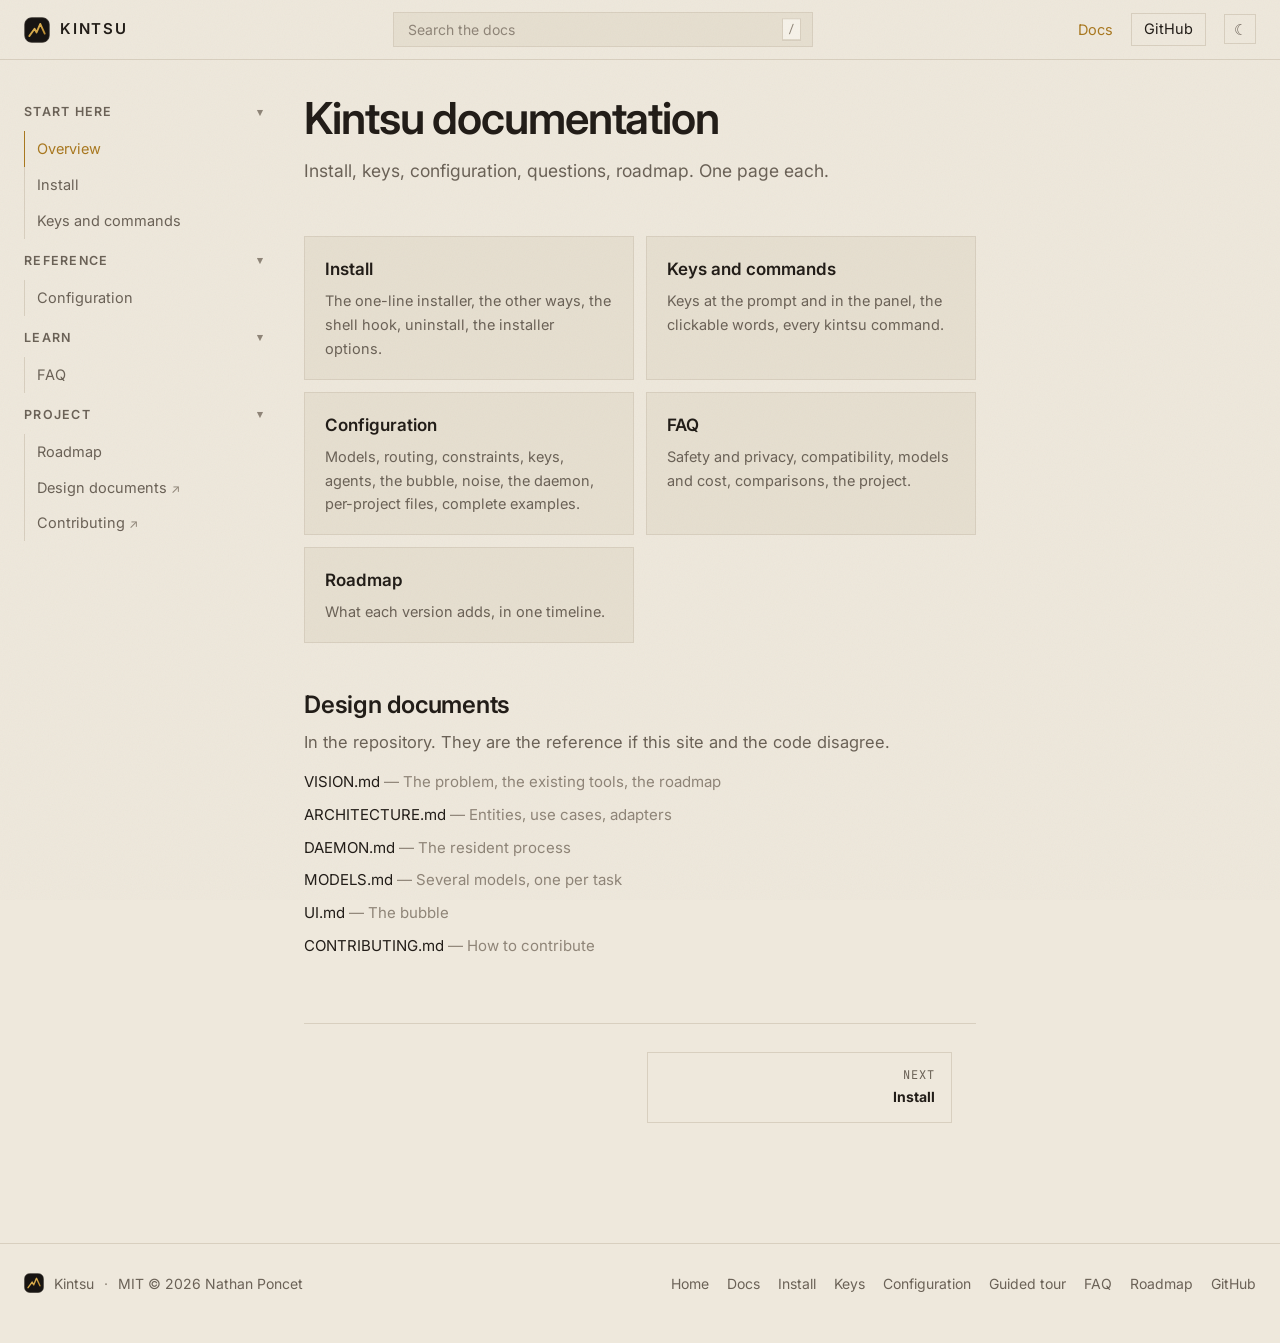
<file: docs/docs.html>
<!doctype html>
<html lang="en">
<head>
  <meta charset="utf-8">
  <meta name="viewport" content="width=device-width, initial-scale=1">
  <title>Documentation — Kintsu</title>
  <meta name="description" content="Kintsu documentation: install, keys and commands, configuration, FAQ, roadmap.">
  <link rel="canonical" href="https://nathan-poncet.github.io/kintsu/docs.html">
  <meta property="og:type" content="website">
  <meta property="og:url" content="https://nathan-poncet.github.io/kintsu/docs.html">
  <meta property="og:title" content="Documentation — Kintsu">
  <meta property="og:description" content="Kintsu documentation: install, keys and commands, configuration, FAQ, roadmap.">
  <meta property="og:image" content="https://nathan-poncet.github.io/kintsu/media/share-card.png">
  <meta property="og:image:width" content="1200">
  <meta property="og:image:height" content="630">
  <meta name="twitter:card" content="summary_large_image">
  <meta name="twitter:image" content="https://nathan-poncet.github.io/kintsu/media/share-card.png">
  <link rel="icon" type="image/svg+xml" href="media/favicon.svg">
  <link rel="icon" type="image/png" sizes="32x32" href="media/favicon-32.png">
  <link rel="icon" type="image/png" sizes="16x16" href="media/favicon-16.png">
  <link rel="apple-touch-icon" href="media/apple-touch-icon.png">
  <meta name="theme-color" content="#1a1714">
  <script>(()=>{try{const t=localStorage.getItem("kintsu-theme");if(t==="light"||t==="dark")document.documentElement.dataset.theme=t}catch(e){}})()</script>
  <link rel="preconnect" href="https://fonts.googleapis.com">
  <link rel="preconnect" href="https://fonts.gstatic.com" crossorigin>
  <link href="https://fonts.googleapis.com/css2?family=Inter:wght@400;500;600;700&family=JetBrains+Mono:wght@400;600&display=swap" rel="stylesheet">
  <link rel="stylesheet" href="styles.css">
</head>
<body class="page docs">
<a class="skip-link" href="#main">Skip to content</a>

<header class="top docs-top">
  <button type="button" class="menu" aria-expanded="false" aria-controls="sidebar">Menu</button>
  <a class="brand" href="./"><img src="media/mark.svg" alt="" width="26" height="26"><span>Kintsu</span></a>
  <div class="search" role="search">
    <input type="search" id="docs-search" placeholder="Search the docs" aria-label="Search the documentation" autocomplete="off" spellcheck="false">
    <kbd aria-hidden="true">/</kbd>
    <div class="search-results" id="search-results" role="listbox" hidden></div>
  </div>
  <nav aria-label="Site">
    <a href="docs.html" aria-current="page">Docs</a>
    <a class="gh" href="https://github.com/nathan-poncet/kintsu" target="_blank" rel="noopener">GitHub</a>
    <button type="button" class="theme" data-theme-toggle aria-label="Switch theme">◐</button>
  </nav>
</header>

<!-- docs-layout -->
<div class="docs-layout">
<nav class="sidebar" id="sidebar" aria-label="Documentation">
  <details open>
    <summary>Start here</summary>
    <ul>
      <li><a href="docs.html" aria-current="page">Overview</a></li>
      <li><a href="install.html">Install</a></li>
      <li><a href="keys.html">Keys and commands</a></li>
    </ul>
  </details>
  <details open>
    <summary>Reference</summary>
    <ul>
      <li><a href="configuration.html">Configuration</a></li>
    </ul>
  </details>
  <details open>
    <summary>Learn</summary>
    <ul>
      <li><a href="faq.html">FAQ</a></li>
    </ul>
  </details>
  <details open>
    <summary>Project</summary>
    <ul>
      <li><a href="roadmap.html">Roadmap</a></li>
      <li><a href="https://github.com/nathan-poncet/kintsu/tree/main/docs" target="_blank" rel="noopener">Design documents <span class="ext" aria-hidden="true">↗</span></a></li>
      <li><a href="https://github.com/nathan-poncet/kintsu/blob/main/CONTRIBUTING.md" target="_blank" rel="noopener">Contributing <span class="ext" aria-hidden="true">↗</span></a></li>
    </ul>
  </details>
</nav>
<main id="main" class="doc">
  <header class="doc-head">
    <h1>Kintsu documentation</h1>
    <p class="lede">Install, keys, configuration, questions, roadmap. One page each.</p>
  </header>
  <section id="pages">
    <div class="cards">
      <a class="card" href="install.html"><b>Install</b><span>The one-line installer, the other ways, the shell hook, uninstall, the installer options.</span></a>
      <a class="card" href="keys.html"><b>Keys and commands</b><span>Keys at the prompt and in the panel, the clickable words, every kintsu command.</span></a>
      <a class="card" href="configuration.html"><b>Configuration</b><span>Models, routing, constraints, keys, agents, the bubble, noise, the daemon, per-project files, complete examples.</span></a>
      <a class="card" href="faq.html"><b>FAQ</b><span>Safety and privacy, compatibility, models and cost, comparisons, the project.</span></a>
      <a class="card" href="roadmap.html"><b>Roadmap</b><span>What each version adds, in one timeline.</span></a>
    </div>
  </section>
  <section id="design">
    <h2>Design documents</h2>
    <p>In the repository. They are the reference if this site and the code disagree.</p>
    <ul class="links">
      <li><a href="https://github.com/nathan-poncet/kintsu/blob/main/docs/VISION.md" target="_blank" rel="noopener">VISION.md</a> <span class="d">— The problem, the existing tools, the roadmap</span></li>
      <li><a href="https://github.com/nathan-poncet/kintsu/blob/main/docs/ARCHITECTURE.md" target="_blank" rel="noopener">ARCHITECTURE.md</a> <span class="d">— Entities, use cases, adapters</span></li>
      <li><a href="https://github.com/nathan-poncet/kintsu/blob/main/docs/DAEMON.md" target="_blank" rel="noopener">DAEMON.md</a> <span class="d">— The resident process</span></li>
      <li><a href="https://github.com/nathan-poncet/kintsu/blob/main/docs/MODELS.md" target="_blank" rel="noopener">MODELS.md</a> <span class="d">— Several models, one per task</span></li>
      <li><a href="https://github.com/nathan-poncet/kintsu/blob/main/docs/UI.md" target="_blank" rel="noopener">UI.md</a> <span class="d">— The bubble</span></li>
      <li><a href="https://github.com/nathan-poncet/kintsu/blob/main/CONTRIBUTING.md" target="_blank" rel="noopener">CONTRIBUTING.md</a> <span class="d">— How to contribute</span></li>
    </ul>
  </section>
  <footer class="pager"><a class="next" href="install.html"><span>Next</span><b>Install</b></a></footer>
</main>
<aside class="toc" aria-label="On this page"><p class="toc-title">On this page</p><ol id="toc"></ol></aside>
</div>
<!-- /docs-layout -->

<footer>
  <div class="foot-brand"><img src="media/mark.svg" alt="" width="20" height="20"><span>Kintsu</span><span class="sep">·</span><span>MIT © 2026 Nathan Poncet</span></div>
  <nav aria-label="Footer">
    <a href="./">Home</a>
    <a href="docs.html">Docs</a>
    <a href="install.html">Install</a>
    <a href="keys.html">Keys</a>
    <a href="configuration.html">Configuration</a>
    <a href="./#tour">Guided tour</a>
    <a href="faq.html">FAQ</a>
    <a href="roadmap.html">Roadmap</a>
    <a href="https://github.com/nathan-poncet/kintsu" target="_blank" rel="noopener">GitHub</a>
  </nav>
</footer>

<script src="search-index.js" defer></script>
<script src="script.js" defer></script>
</body>
</html>
</file>
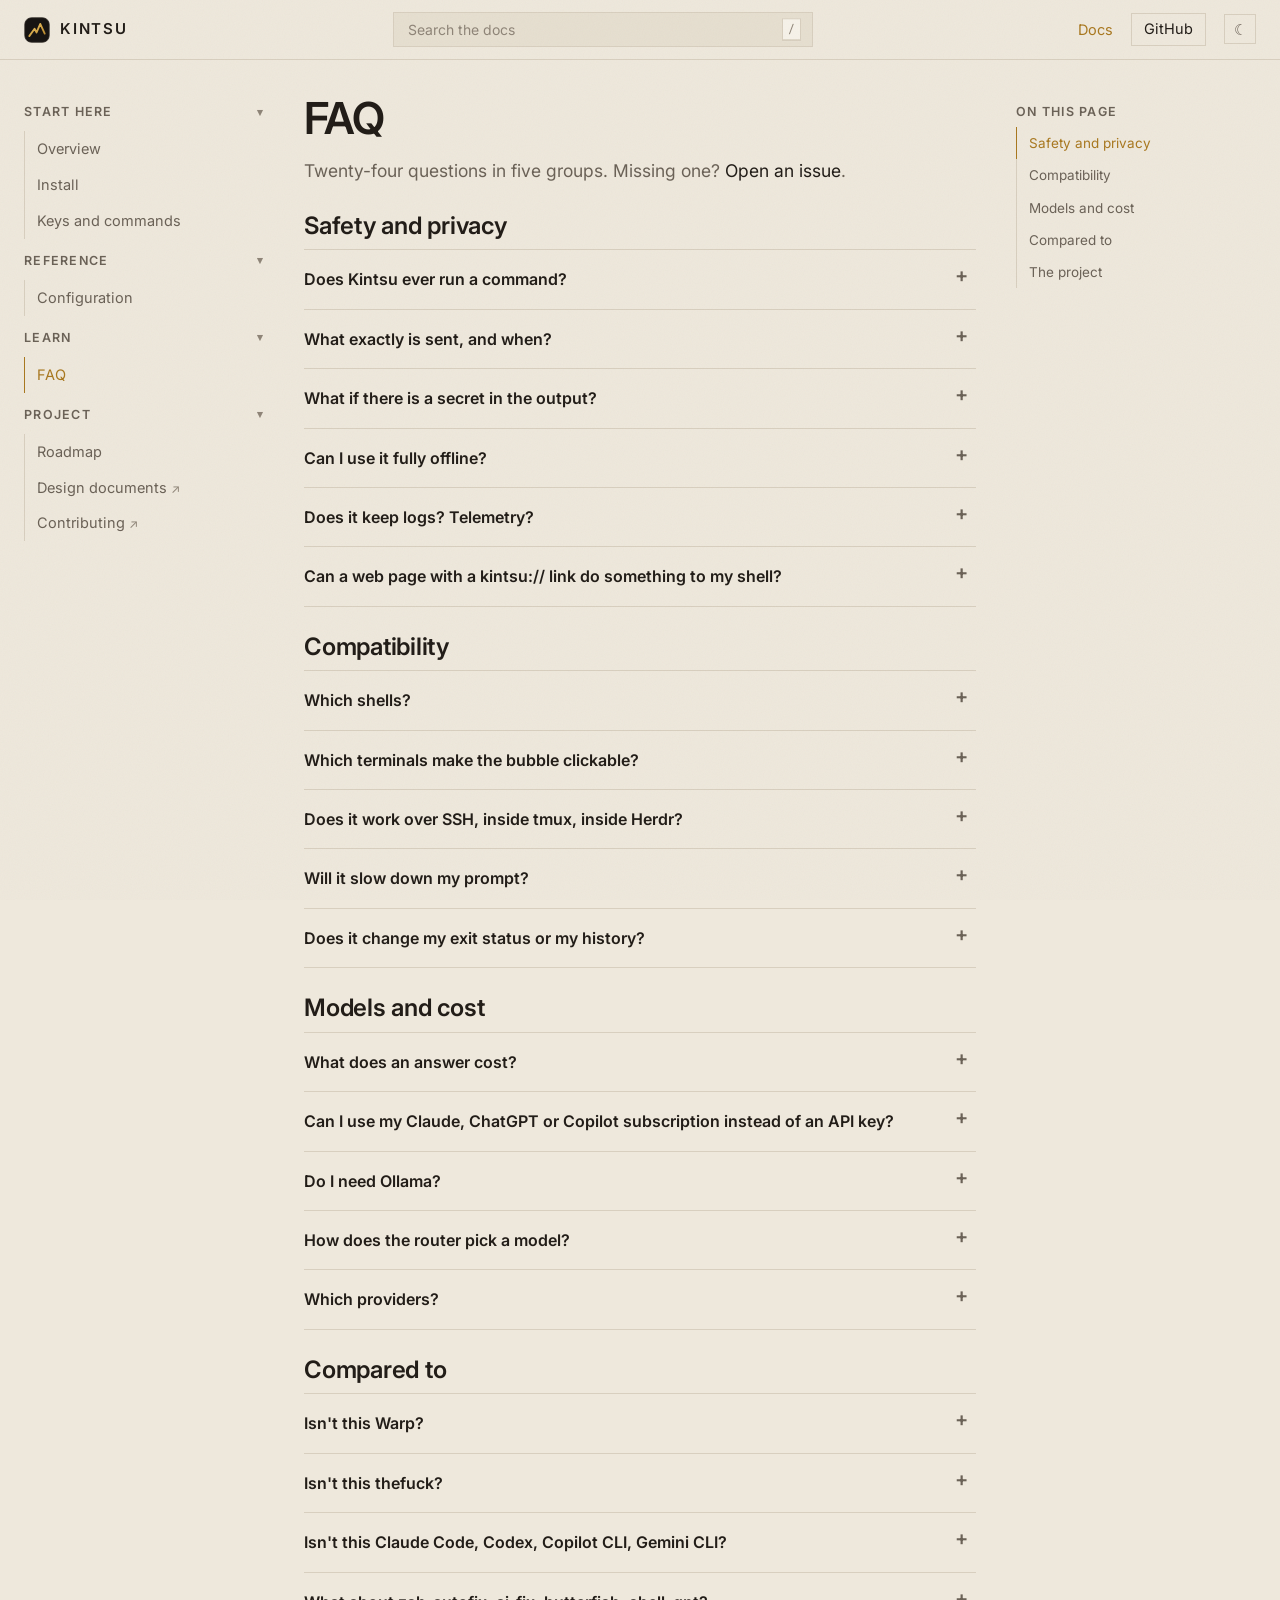
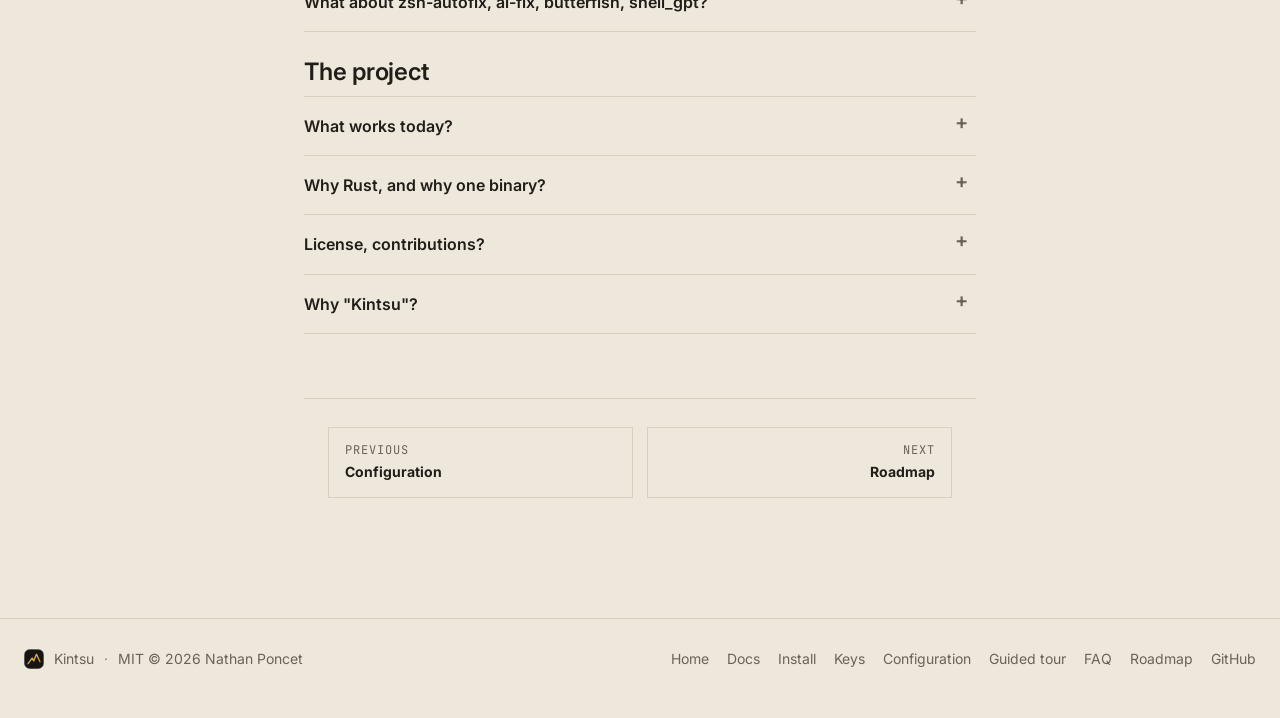
<file: docs/faq.html>
<!doctype html>
<html lang="en">
<head>
  <meta charset="utf-8">
  <meta name="viewport" content="width=device-width, initial-scale=1">
  <title>FAQ — Kintsu</title>
  <meta name="description" content="Twenty-four fair questions about Kintsu, answered straight: safety and privacy, compatibility, models and cost, how it compares to Warp, thefuck and the agent CLIs, and the project itself.">
  <link rel="canonical" href="https://nathan-poncet.github.io/kintsu/faq.html">
  <meta property="og:type" content="website">
  <meta property="og:url" content="https://nathan-poncet.github.io/kintsu/faq.html">
  <meta property="og:title" content="FAQ — Kintsu">
  <meta property="og:description" content="Twenty-four fair questions about Kintsu, answered straight: safety and privacy, compatibility, models and cost, how it compares to Warp, thefuck and the agent CLIs, and the project itself.">
  <meta property="og:image" content="https://nathan-poncet.github.io/kintsu/media/share-card.png">
  <meta property="og:image:width" content="1200">
  <meta property="og:image:height" content="630">
  <meta name="twitter:card" content="summary_large_image">
  <meta name="twitter:image" content="https://nathan-poncet.github.io/kintsu/media/share-card.png">
  <link rel="icon" type="image/svg+xml" href="media/favicon.svg">
  <link rel="icon" type="image/png" sizes="32x32" href="media/favicon-32.png">
  <link rel="icon" type="image/png" sizes="16x16" href="media/favicon-16.png">
  <link rel="apple-touch-icon" href="media/apple-touch-icon.png">
  <meta name="theme-color" content="#1a1714">
  <script>(()=>{try{const t=localStorage.getItem("kintsu-theme");if(t==="light"||t==="dark")document.documentElement.dataset.theme=t}catch(e){}})()</script>
  <link rel="preconnect" href="https://fonts.googleapis.com">
  <link rel="preconnect" href="https://fonts.gstatic.com" crossorigin>
  <link href="https://fonts.googleapis.com/css2?family=Inter:wght@400;500;600;700&family=JetBrains+Mono:wght@400;600&display=swap" rel="stylesheet">
  <link rel="stylesheet" href="styles.css">
</head>
<body class="page docs">
<a class="skip-link" href="#main">Skip to content</a>

<header class="top docs-top">
  <button type="button" class="menu" aria-expanded="false" aria-controls="sidebar">Menu</button>
  <a class="brand" href="./"><img src="media/mark.svg" alt="" width="26" height="26"><span>Kintsu</span></a>
  <div class="search" role="search">
    <input type="search" id="docs-search" placeholder="Search the docs" aria-label="Search the documentation" autocomplete="off" spellcheck="false">
    <kbd aria-hidden="true">/</kbd>
    <div class="search-results" id="search-results" role="listbox" hidden></div>
  </div>
  <nav aria-label="Site">
    <a href="docs.html" aria-current="page">Docs</a>
    <a class="gh" href="https://github.com/nathan-poncet/kintsu" target="_blank" rel="noopener">GitHub</a>
    <button type="button" class="theme" data-theme-toggle aria-label="Switch theme">◐</button>
  </nav>
</header>

<!-- docs-layout -->
<div class="docs-layout">
<nav class="sidebar" id="sidebar" aria-label="Documentation">
  <details open>
    <summary>Start here</summary>
    <ul>
      <li><a href="docs.html">Overview</a></li>
      <li><a href="install.html">Install</a></li>
      <li><a href="keys.html">Keys and commands</a></li>
    </ul>
  </details>
  <details open>
    <summary>Reference</summary>
    <ul>
      <li><a href="configuration.html">Configuration</a></li>
    </ul>
  </details>
  <details open>
    <summary>Learn</summary>
    <ul>
      <li><a href="faq.html" aria-current="page">FAQ</a></li>
    </ul>
  </details>
  <details open>
    <summary>Project</summary>
    <ul>
      <li><a href="roadmap.html">Roadmap</a></li>
      <li><a href="https://github.com/nathan-poncet/kintsu/tree/main/docs" target="_blank" rel="noopener">Design documents <span class="ext" aria-hidden="true">↗</span></a></li>
      <li><a href="https://github.com/nathan-poncet/kintsu/blob/main/CONTRIBUTING.md" target="_blank" rel="noopener">Contributing <span class="ext" aria-hidden="true">↗</span></a></li>
    </ul>
  </details>
</nav>
<main id="main" class="doc faq">
  <header class="doc-head">
    <h1>FAQ</h1>
    <p class="lede">Twenty-four questions in five groups. Missing one? <a href="https://github.com/nathan-poncet/kintsu/issues" target="_blank" rel="noopener">Open an issue</a>.</p>
  </header>
  <section class="faq-group" id="safety-and-privacy">
    <h2>Safety and privacy</h2>
    <div class="faq-list">
        <details><summary>Does Kintsu ever run a command?</summary><p>No. Never. A fix is inserted in your line editor; you press Enter. In the panel it takes two Enters on purpose: one to insert, one to run. Rules can be marked <code>auto</code> by you, one by one, never by default. The only thing that runs on its own is a read-only probe attached to a rule, such as <code>lsof -i :3000</code> for a port in use, and only when you ask Why; the Privacy tab lists it.</p></details>
        <details><summary>What exactly is sent, and when?</summary><p>Nothing until you pick an action that needs a model. Then the redacted case: the command line, exit status and duration, the captured output, the working directory, the git branch and whether it is dirty, the last ten commands with their statuses, and the project hints Kintsu found (a package manifest, a <code>CLAUDE.md</code>). Never environment variables, never file contents, never your history beyond those ten lines. The Privacy tab shows the exact payload before and after.</p></details>
        <details><summary>What if there is a secret in the output?</summary><p>Redaction runs before anything is sent and is on by default: API keys, bearer tokens, JWTs, passwords in URLs, private keys, plus your own patterns. When it finds one, the case is marked sensitive and the router refuses every cloud candidate for it: the answer comes from a local model or from rules alone. <code>kintsu privacy</code> shows the redacted token as <code>sk-live-••••</code>.</p></details>
        <details><summary>Can I use it fully offline?</summary><p>Yes. Rules need nothing. With Ollama, classification, fixes and explanations run on your machine; set <code>offline = "local_only"</code> or simply configure no cloud model. Without Ollama you keep the rules and the hand-off to a CLI agent, and Kintsu prints once a day which models are missing.</p></details>
        <details><summary>Does it keep logs? Telemetry?</summary><p>No telemetry, no account, no server of ours, ever. Locally, Kintsu keeps small files under <code>~/.local/state/kintsu</code>: the last commands of each shell, the last failure, the ignore list. Cases are stored as typed, like your shell history; secrets are redacted before anything is sent to a model or an agent, and <code>kintsu privacy</code> shows exactly what would leave. Delete the directory and it is gone.</p></details>
        <details><summary>Can a web page with a kintsu:// link do something to my shell?</summary><p>No. A click can only open or focus the panel on an action; it can never insert a command, run one, or start an agent. Case ids are random 128-bit tokens that expire with the case, the socket is a local Unix socket with the peer's uid checked, and there is no network listener.</p></details>  <section class="faq-group" id="compatibility">
    <h2>Compatibility</h2>
    <div class="faq-list">
        <details><summary>Which shells?</summary><p>zsh, bash and fish, on Linux and macOS. zsh and fish support ghost-text fixes and messages that arrive while you type. bash has no preexec and no safe way to draw while readline waits, so messages come at the next prompt and there is no ghost text; everything else is the same. PowerShell and nushell are planned later.</p></details>
        <details><summary>Which terminals make the bubble clickable?</summary><p>Any terminal that renders OSC 8 hyperlinks: iTerm2, WezTerm, Kitty, Ghostty, foot, VS Code, Windows Terminal, GNOME Terminal and the other VTE terminals. Alacritty through its hints. Terminal.app does not render links, so the words show but do not click; the keys and the commands still work. The panel uses real mouse tracking while it is open, everywhere.</p></details>
        <details><summary>Does it work over SSH, inside tmux, inside Herdr?</summary><p>Yes. The daemon runs per user on whatever host the shell is on, so on a server it runs on the server. In tmux and Herdr, Kintsu reads the output with <code>capture-pane</code> and <code>pane read</code>; WezTerm, Kitty and iTerm2 expose their scrollback through their APIs. Elsewhere the case is the command and its status until you enable the opt-in stderr capture.</p></details>
        <details><summary>Will it slow down my prompt?</summary><p>On success, the hook assigns a variable and returns: under a millisecond, no process. On failure, the client queries the daemon with a 40 ms budget and prints the toast if a rule answered in time; otherwise it returns and the bubble arrives later. The synchronous path makes no network call. If the daemon is not running, the hook prints nothing.</p></details>
        <details><summary>Does it change my exit status or my history?</summary><p>No. The hooks return the status of your command so your prompt and your <code>$?</code> are untouched, and they never write to your history. The dependency tests and the hook tests in the repository check both.</p></details>
    </div>
  </section>  <section class="faq-group" id="models-and-cost">
    <h2>Models and cost</h2>
    <div class="faq-list">
        <details><summary>What does an answer cost?</summary><p>Rules and the tiny local model: nothing. An explanation from a small cloud model such as Haiku: about a tenth of a cent for a typical case. A large model: a few cents. Your agent: whatever your subscription already covers. A daily cap, <code>max_daily_cost</code>, stops remote calls for the rest of the UTC day; <code>kintsu costs</code> shows what today and the last thirty days cost, per model.</p></details>
        <details><summary>Can I use my Claude, ChatGPT or Copilot subscription instead of an API key?</summary><p>Yes, through the CLI you already have: Claude Code, Codex, Copilot CLI or Gemini CLI configured as a <code>cli_agent</code>. Kintsu writes the brief and launches the CLI; the CLI uses its own login. That is how Agent works, and it can also serve Why and Fix if you route them there, at the cost of a slower answer.</p></details>
        <details><summary>Do I need Ollama?</summary><p>No, but it makes a noticeable difference. With a tiny local model, classification and summaries are free and instant, and sensitive cases still get an answer. Without it, those tasks fall back to rules and the toast is generated from rules only. Add it under <code>[models]</code> with <code>provider = "ollama"</code>.</p></details>
        <details><summary>How does the router pick a model?</summary><p>Per task, an ordered list of candidates from your config. The router drops what the constraints forbid (a cloud model for a sensitive case, a paid model past the budget, a slow model for a fast task), skips a model after three consecutive failures (circuit breaker), and takes the first one left. On a timeout it moves to the next. The last candidate is always <code>rules-only</code>.</p></details>
        <details><summary>Which providers?</summary><p>Anthropic, OpenAI, Gemini, Ollama, and any endpoint implementing the OpenAI chat API: OpenRouter, Groq, Mistral, Together, LM Studio, llama-server, vLLM. Plus any CLI agent as a provider. Keys come from your keychain, an environment variable or a command such as <code>op read</code>; a literal in the file works and gets a warning.</p></details>
    </div>
  </section>  <section class="faq-group" id="compared-to">
    <h2>Compared to</h2>
    <div class="faq-list">
        <details><summary>Isn't this Warp?</summary><p>Warp did it first, and did it well, inside Warp: with a Warp account, Warp's models and Warp's quota. Kintsu does it in the terminal and shell you already use, with any model or agent, keys in your keychain and the source on GitHub. If Warp suits you, keep it.</p></details>
        <details><summary>Isn't this thefuck?</summary><p>For chapter 1, yes, and Kintsu ports its best rules with credit. thefuck waits for you to type a word, has no model for what rules cannot know, cannot read the output, and cannot hand a case to an agent. It also starts a Python interpreter each time; Kintsu's fast path is a native binary.</p></details>
        <details><summary>Isn't this Claude Code, Codex, Copilot CLI, Gemini CLI?</summary><p>Those are agents you start yourself. Kintsu detects the failure, writes the brief and launches them with the case attached. They are not competitors; they are where Agent hands off to.</p></details>
        <details><summary>What about zsh-autofix, ai-fix, butterfish, shell_gpt?</summary><p>Each covers part of it: zsh-autofix triggers on failure but is zsh plus oh-my-zsh plus Ollama only; ai-fix re-runs your failed command to capture its error, which is unsafe; butterfish wraps your shell in a PTY; shell_gpt and aichat are chat CLIs you call. None combines the automatic trigger, any shell and terminal, any model, safe capture and a real hand-off. <a href="https://github.com/nathan-poncet/kintsu/blob/main/docs/VISION.md#what-exists-already" target="_blank" rel="noopener">The full comparison</a> is in the vision document.</p></details>
    </div>
  </section>  <section class="faq-group" id="the-project">
    <h2>The project</h2>
    <div class="faq-list">
        <details><summary>What works today?</summary><p>v0.2: a bubble under every failed command, rule fixes pre-typed as ghost text, model fixes and explanations, the panel on <code>^K</code>, output capture in tmux, Herdr, WezTerm, Kitty and iTerm2, and the hand-off to your CLI agent. The <a href="roadmap.html">roadmap</a> shows what comes next, chapter by chapter.</p></details>
        <details><summary>Why Rust, and why one binary?</summary><p>The fast path runs after every failed command and must start in well under a millisecond; a static binary installs everywhere, including a server you do not own. One crate, three rings as folders, a test that enforces the dependency rule. It is an application, not a library.</p></details>
        <details><summary>License, contributions?</summary><p>MIT. Issues and pull requests are welcome; the most useful contribution is a report from your own shell and terminal. Conventions are in <a href="https://github.com/nathan-poncet/kintsu/blob/main/CONTRIBUTING.md" target="_blank" rel="noopener">CONTRIBUTING.md</a>.</p></details>
        <details><summary>Why "Kintsu"?</summary><p>Kintsugi, 金継ぎ, is the Japanese craft of repairing broken pottery with gold. The name says what the tool does: it repairs failed commands, visibly.</p></details>
    </div>
  </section>
    </div>
  </section>
  <footer class="pager"><a class="prev" href="configuration.html"><span>Previous</span><b>Configuration</b></a><a class="next" href="roadmap.html"><span>Next</span><b>Roadmap</b></a></footer>
</main>
<aside class="toc" aria-label="On this page"><p class="toc-title">On this page</p><ol id="toc"></ol></aside>
</div>
<!-- /docs-layout -->

<footer>
  <div class="foot-brand"><img src="media/mark.svg" alt="" width="20" height="20"><span>Kintsu</span><span class="sep">·</span><span>MIT © 2026 Nathan Poncet</span></div>
  <nav aria-label="Footer">
    <a href="./">Home</a>
    <a href="docs.html">Docs</a>
    <a href="install.html">Install</a>
    <a href="keys.html">Keys</a>
    <a href="configuration.html">Configuration</a>
    <a href="./#tour">Guided tour</a>
    <a href="faq.html">FAQ</a>
    <a href="roadmap.html">Roadmap</a>
    <a href="https://github.com/nathan-poncet/kintsu" target="_blank" rel="noopener">GitHub</a>
  </nav>
</footer>
<script src="search-index.js" defer></script>
<script src="script.js" defer></script>
</body>
</html>
</file>
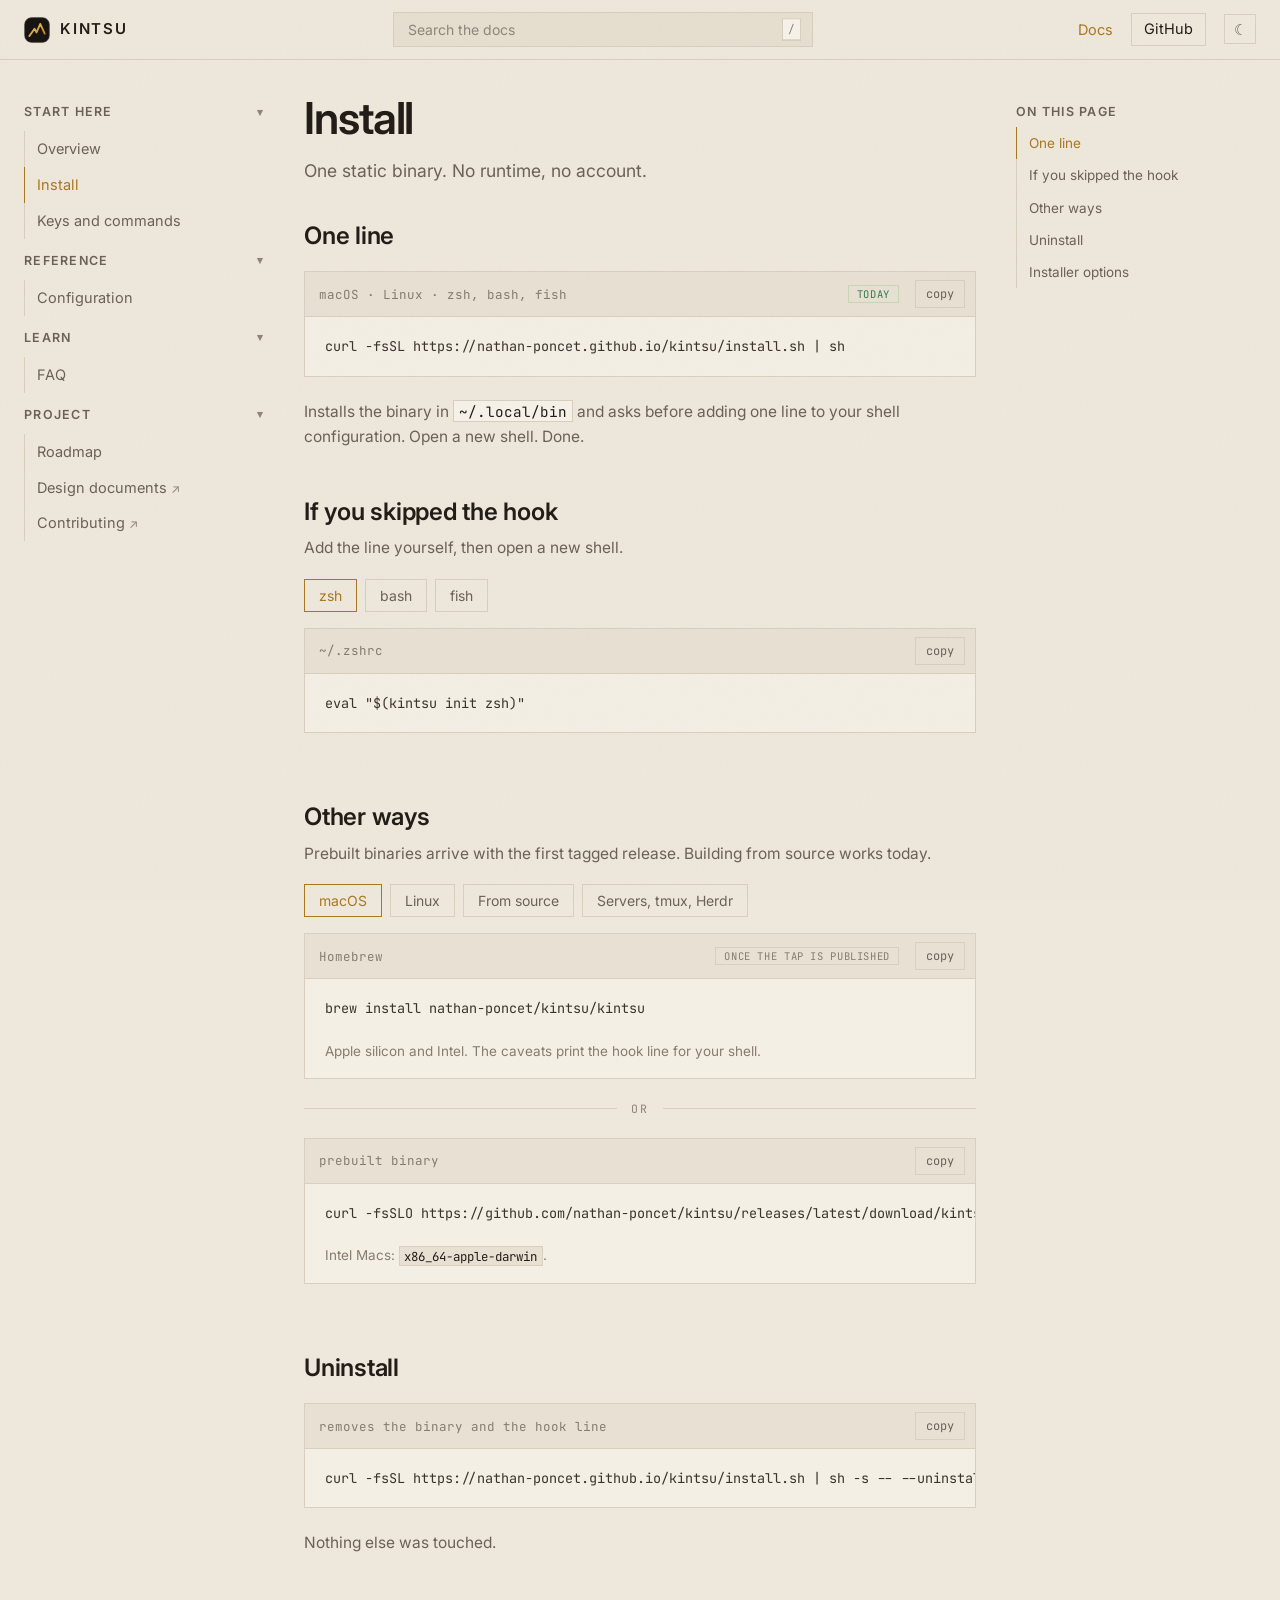
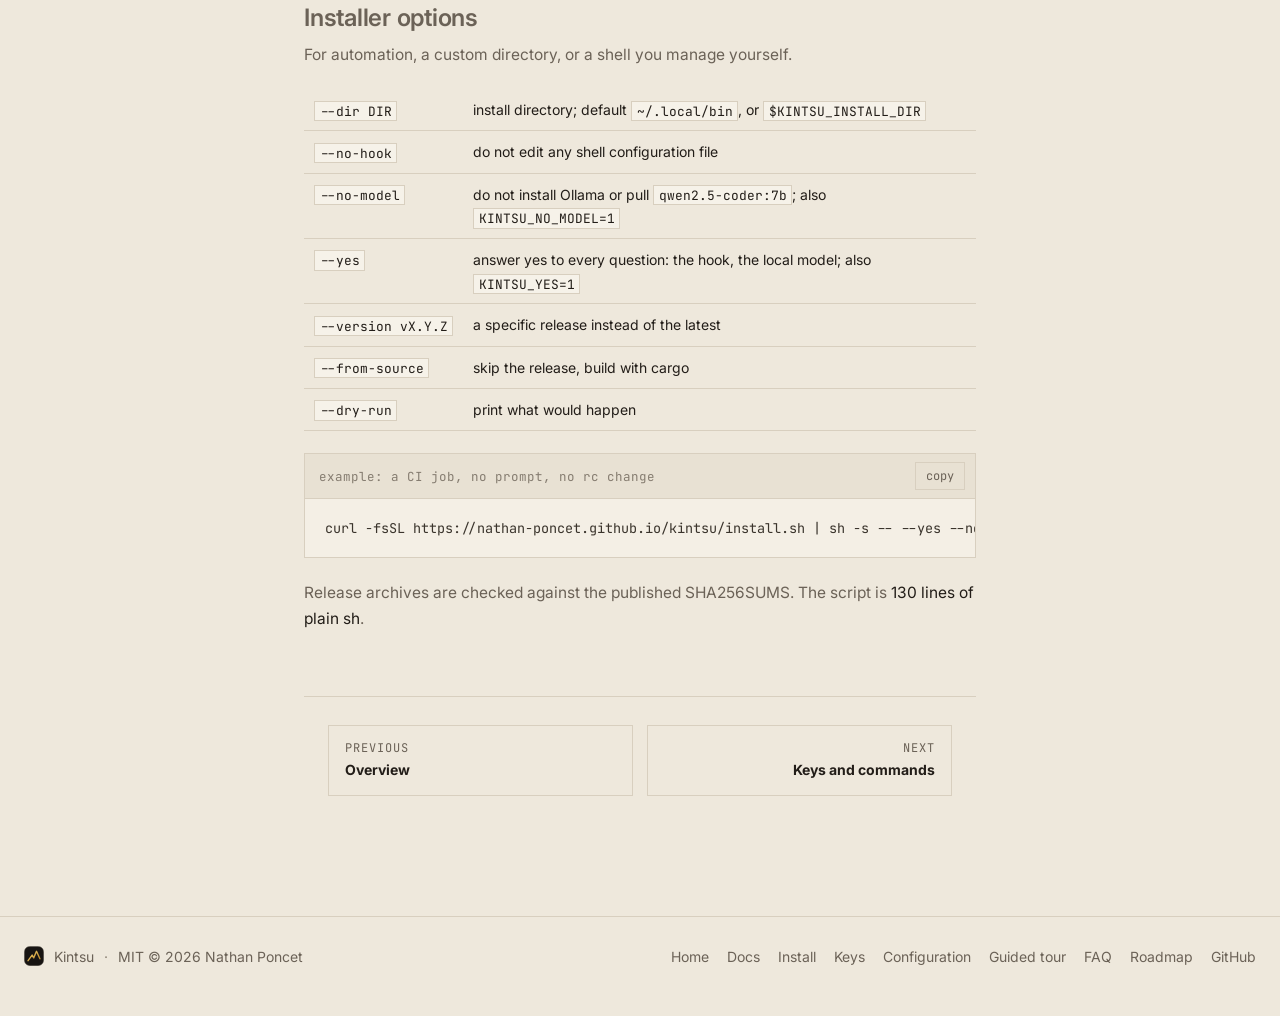
<file: docs/install.html>
<!doctype html>
<html lang="en">
<head>
  <meta charset="utf-8">
  <meta name="viewport" content="width=device-width, initial-scale=1">
  <title>Install — Kintsu</title>
  <meta name="description" content="Install Kintsu: one line, prebuilt binaries, cargo, from source; the shell hook; uninstall.">
  <link rel="canonical" href="https://nathan-poncet.github.io/kintsu/install.html">
  <meta property="og:type" content="website">
  <meta property="og:url" content="https://nathan-poncet.github.io/kintsu/install.html">
  <meta property="og:title" content="Install — Kintsu">
  <meta property="og:description" content="Install Kintsu: one line, prebuilt binaries, cargo, from source; the shell hook; uninstall.">
  <meta property="og:image" content="https://nathan-poncet.github.io/kintsu/media/share-card.png">
  <meta property="og:image:width" content="1200">
  <meta property="og:image:height" content="630">
  <meta name="twitter:card" content="summary_large_image">
  <meta name="twitter:image" content="https://nathan-poncet.github.io/kintsu/media/share-card.png">
  <link rel="icon" type="image/svg+xml" href="media/favicon.svg">
  <link rel="icon" type="image/png" sizes="32x32" href="media/favicon-32.png">
  <link rel="icon" type="image/png" sizes="16x16" href="media/favicon-16.png">
  <link rel="apple-touch-icon" href="media/apple-touch-icon.png">
  <meta name="theme-color" content="#1a1714">
  <script>(()=>{try{const t=localStorage.getItem("kintsu-theme");if(t==="light"||t==="dark")document.documentElement.dataset.theme=t}catch(e){}})()</script>
  <link rel="preconnect" href="https://fonts.googleapis.com">
  <link rel="preconnect" href="https://fonts.gstatic.com" crossorigin>
  <link href="https://fonts.googleapis.com/css2?family=Inter:wght@400;500;600;700&family=JetBrains+Mono:wght@400;600&display=swap" rel="stylesheet">
  <link rel="stylesheet" href="styles.css">
</head>
<body class="page docs">
<a class="skip-link" href="#main">Skip to content</a>

<header class="top docs-top">
  <button type="button" class="menu" aria-expanded="false" aria-controls="sidebar">Menu</button>
  <a class="brand" href="./"><img src="media/mark.svg" alt="" width="26" height="26"><span>Kintsu</span></a>
  <div class="search" role="search">
    <input type="search" id="docs-search" placeholder="Search the docs" aria-label="Search the documentation" autocomplete="off" spellcheck="false">
    <kbd aria-hidden="true">/</kbd>
    <div class="search-results" id="search-results" role="listbox" hidden></div>
  </div>
  <nav aria-label="Site">
    <a href="docs.html" aria-current="page">Docs</a>
    <a class="gh" href="https://github.com/nathan-poncet/kintsu" target="_blank" rel="noopener">GitHub</a>
    <button type="button" class="theme" data-theme-toggle aria-label="Switch theme">◐</button>
  </nav>
</header>

<!-- docs-layout -->
<div class="docs-layout">
<nav class="sidebar" id="sidebar" aria-label="Documentation">
  <details open>
    <summary>Start here</summary>
    <ul>
      <li><a href="docs.html">Overview</a></li>
      <li><a href="install.html" aria-current="page">Install</a></li>
      <li><a href="keys.html">Keys and commands</a></li>
    </ul>
  </details>
  <details open>
    <summary>Reference</summary>
    <ul>
      <li><a href="configuration.html">Configuration</a></li>
    </ul>
  </details>
  <details open>
    <summary>Learn</summary>
    <ul>
      <li><a href="faq.html">FAQ</a></li>
    </ul>
  </details>
  <details open>
    <summary>Project</summary>
    <ul>
      <li><a href="roadmap.html">Roadmap</a></li>
      <li><a href="https://github.com/nathan-poncet/kintsu/tree/main/docs" target="_blank" rel="noopener">Design documents <span class="ext" aria-hidden="true">↗</span></a></li>
      <li><a href="https://github.com/nathan-poncet/kintsu/blob/main/CONTRIBUTING.md" target="_blank" rel="noopener">Contributing <span class="ext" aria-hidden="true">↗</span></a></li>
    </ul>
  </details>
</nav>
<main id="main" class="doc">
  <header class="doc-head">
    <h1>Install</h1>
    <p class="lede">One static binary. No runtime, no account.</p>
  </header>

  <section id="one-line">
    <h2>One line</h2>
    <div class="config"><div class="config-head"><span>macOS · Linux · zsh, bash, fish</span><span class="now">today</span></div><pre><code>curl -fsSL https://nathan-poncet.github.io/kintsu/install.sh | sh</code></pre></div>
    <p class="plain">Installs the binary in <code>~/.local/bin</code> and asks before adding one line to your shell configuration. Open a new shell. Done.</p>
  </section>

  <section id="hook">
    <h2>If you skipped the hook</h2>
    <p class="plain">Add the line yourself, then open a new shell.</p>
    <div class="tabs">
      <div class="tab-list" role="tablist">
        <button type="button" role="tab" aria-selected="true" data-tab="zsh">zsh</button>
        <button type="button" role="tab" aria-selected="false" data-tab="bash">bash</button>
        <button type="button" role="tab" aria-selected="false" data-tab="fish">fish</button>
      </div>
      <div class="tab-panel on" data-tab="zsh" role="tabpanel"><div class="config"><div class="config-head"><span>~/.zshrc</span></div><pre><code>eval "$(kintsu init zsh)"</code></pre></div></div>
      <div class="tab-panel" data-tab="bash" role="tabpanel"><div class="config"><div class="config-head"><span>~/.bashrc</span></div><pre><code>eval "$(kintsu init bash)"</code></pre><p class="card-note">In bash, messages arrive at the next prompt and there is no ghost text. Everything else is the same.</p></div></div>
      <div class="tab-panel" data-tab="fish" role="tabpanel"><div class="config"><div class="config-head"><span>~/.config/fish/config.fish</span></div><pre><code>kintsu init fish | source</code></pre></div></div>
    </div>
  </section>

  <section id="other">
    <h2>Other ways</h2>
    <p class="plain">Prebuilt binaries arrive with the first tagged release. Building from source works today.</p>
    <div class="tabs">
      <div class="tab-list" role="tablist">
        <button type="button" role="tab" aria-selected="true" data-tab="mac">macOS</button>
        <button type="button" role="tab" aria-selected="false" data-tab="linux">Linux</button>
        <button type="button" role="tab" aria-selected="false" data-tab="source">From source</button>
        <button type="button" role="tab" aria-selected="false" data-tab="remote">Servers, tmux, Herdr</button>
      </div>
      <div class="tab-panel on" data-tab="mac" role="tabpanel">
        <div class="config"><div class="config-head"><span>Homebrew</span><span class="soon">once the tap is published</span></div><pre><code>brew install nathan-poncet/kintsu/kintsu</code></pre><p class="card-note">Apple silicon and Intel. The caveats print the hook line for your shell.</p></div>
        <div class="or" aria-hidden="true"><span>or</span></div>
        <div class="config"><div class="config-head"><span>prebuilt binary</span></div><pre><code>curl -fsSLO https://github.com/nathan-poncet/kintsu/releases/latest/download/kintsu-aarch64-apple-darwin.tar.gz\ntar xzf kintsu-aarch64-apple-darwin.tar.gz &amp;&amp; install -m 755 kintsu ~/.local/bin/</code></pre><p class="card-note">Intel Macs: <code>x86_64-apple-darwin</code>.</p></div>
      </div>
      <div class="tab-panel" data-tab="linux" role="tabpanel">
        <div class="config"><div class="config-head"><span>Homebrew on Linux</span><span class="soon">once the tap is published</span></div><pre><code>brew install nathan-poncet/kintsu/kintsu</code></pre><p class="card-note">x86_64 and arm64, the static musl builds.</p></div>
        <div class="config"><div class="config-head"><span>Debian, Ubuntu: apt</span><span class="now">today</span></div><pre><code>curl -fsSL https://nathan-poncet.github.io/kintsu/apt/kintsu.gpg | sudo tee /usr/share/keyrings/kintsu.gpg &gt;/dev/null
echo "deb [signed-by=/usr/share/keyrings/kintsu.gpg] https://nathan-poncet.github.io/kintsu/apt stable main" | sudo tee /etc/apt/sources.list.d/kintsu.list
sudo apt update &amp;&amp; sudo apt install kintsu</code></pre><p class="card-note">Packages for <code>amd64</code> and <code>arm64</code>. Until the release key is published the repository is unsigned: skip the first line and write <code>[trusted=yes]</code> in place of <code>[signed-by=…]</code>.</p></div>
        <div class="or" aria-hidden="true"><span>or</span></div>
        <div class="config"><div class="config-head"><span>prebuilt binary</span></div><pre><code>curl -fsSLO https://github.com/nathan-poncet/kintsu/releases/latest/download/kintsu-x86_64-unknown-linux-musl.tar.gz\ntar xzf kintsu-x86_64-unknown-linux-musl.tar.gz &amp;&amp; install -m 755 kintsu ~/.local/bin/</code></pre><p class="card-note">Static build, any distribution. <code>aarch64</code> too.</p></div>
      </div>
      <div class="tab-panel" data-tab="source" role="tabpanel">
        <div class="config"><div class="config-head"><span>cargo, from the repository</span><span class="now">today</span></div><pre><code>cargo install --git https://github.com/nathan-poncet/kintsu</code></pre><p class="card-note">Needs a Rust toolchain: <a href="https://rustup.rs" target="_blank" rel="noopener">rustup.rs</a>.</p></div>
        <div class="or" aria-hidden="true"><span>or</span></div>
        <div class="config"><div class="config-head"><span>clone and build</span><span class="now">today</span></div><pre><code>git clone https://github.com/nathan-poncet/kintsu.git\ncd kintsu &amp;&amp; cargo install --path .</code></pre></div>
      </div>
      <div class="tab-panel" data-tab="remote" role="tabpanel">
        <div class="config"><div class="config-head"><span>on a server, over SSH</span><span class="now">today</span></div><pre><code>ssh box 'curl -fsSL https://nathan-poncet.github.io/kintsu/install.sh | sh -s -- --yes'</code></pre><p class="card-note">Kintsu runs per user on the remote host; keys are read there, nothing is sent from your machine.</p></div>
        <p class="plain">Inside tmux or Herdr, nothing changes: the hook runs in your shell. A Herdr plugin is planned.</p>
      </div>
    </div>
  </section>

  <section id="uninstall">
    <h2>Uninstall</h2>
    <div class="config"><div class="config-head"><span>removes the binary and the hook line</span></div><pre><code>curl -fsSL https://nathan-poncet.github.io/kintsu/install.sh | sh -s -- --uninstall</code></pre></div>
    <p class="plain">Nothing else was touched.</p>
  </section>

  <section id="options" class="subtle">
    <h2>Installer options</h2>
    <p class="plain">For automation, a custom directory, or a shell you manage yourself.</p>
    <table class="ref">
      <tbody>
        <tr><td><code>--dir DIR</code></td><td>install directory; default <code>~/.local/bin</code>, or <code>$KINTSU_INSTALL_DIR</code></td></tr>
        <tr><td><code>--no-hook</code></td><td>do not edit any shell configuration file</td></tr>
        <tr><td><code>--no-model</code></td><td>do not install Ollama or pull <code>qwen2.5-coder:7b</code>; also <code>KINTSU_NO_MODEL=1</code></td></tr>
        <tr><td><code>--yes</code></td><td>answer yes to every question: the hook, the local model; also <code>KINTSU_YES=1</code></td></tr>
        <tr><td><code>--version vX.Y.Z</code></td><td>a specific release instead of the latest</td></tr>
        <tr><td><code>--from-source</code></td><td>skip the release, build with cargo</td></tr>
        <tr><td><code>--dry-run</code></td><td>print what would happen</td></tr>
      </tbody>
    </table>
    <div class="config"><div class="config-head"><span>example: a CI job, no prompt, no rc change</span></div><pre><code>curl -fsSL https://nathan-poncet.github.io/kintsu/install.sh | sh -s -- --yes --no-hook --dir /usr/local/bin</code></pre></div>
    <p class="plain">Release archives are checked against the published SHA256SUMS. The script is <a href="https://github.com/nathan-poncet/kintsu/blob/main/install.sh" target="_blank" rel="noopener">130 lines of plain sh</a>.</p>
  </section>
  <footer class="pager"><a class="prev" href="docs.html"><span>Previous</span><b>Overview</b></a><a class="next" href="keys.html"><span>Next</span><b>Keys and commands</b></a></footer>
</main>
<aside class="toc" aria-label="On this page"><p class="toc-title">On this page</p><ol id="toc"></ol></aside>
</div>
<!-- /docs-layout -->

<footer>
  <div class="foot-brand"><img src="media/mark.svg" alt="" width="20" height="20"><span>Kintsu</span><span class="sep">·</span><span>MIT © 2026 Nathan Poncet</span></div>
  <nav aria-label="Footer">
    <a href="./">Home</a>
    <a href="docs.html">Docs</a>
    <a href="install.html">Install</a>
    <a href="keys.html">Keys</a>
    <a href="configuration.html">Configuration</a>
    <a href="./#tour">Guided tour</a>
    <a href="faq.html">FAQ</a>
    <a href="roadmap.html">Roadmap</a>
    <a href="https://github.com/nathan-poncet/kintsu" target="_blank" rel="noopener">GitHub</a>
  </nav>
</footer>

<script src="search-index.js" defer></script>
<script src="script.js" defer></script>
</body>
</html>
</file>
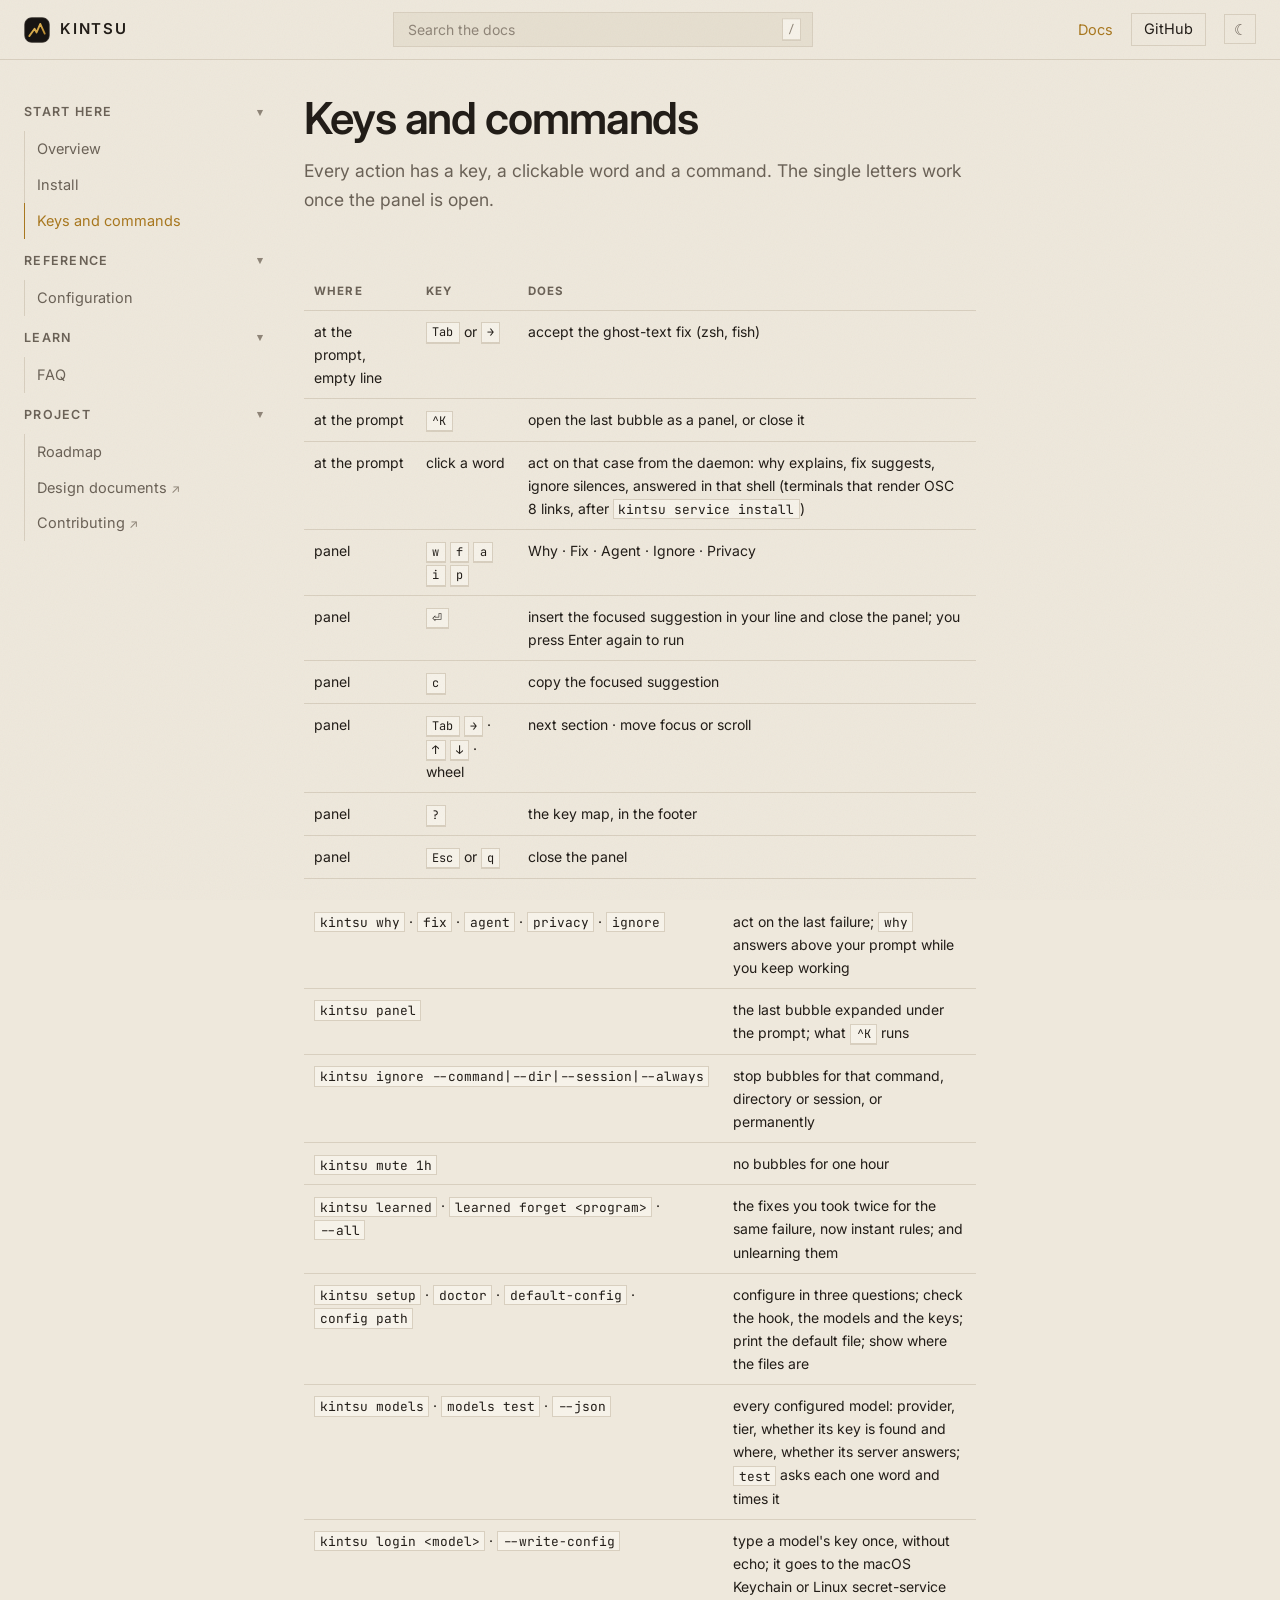
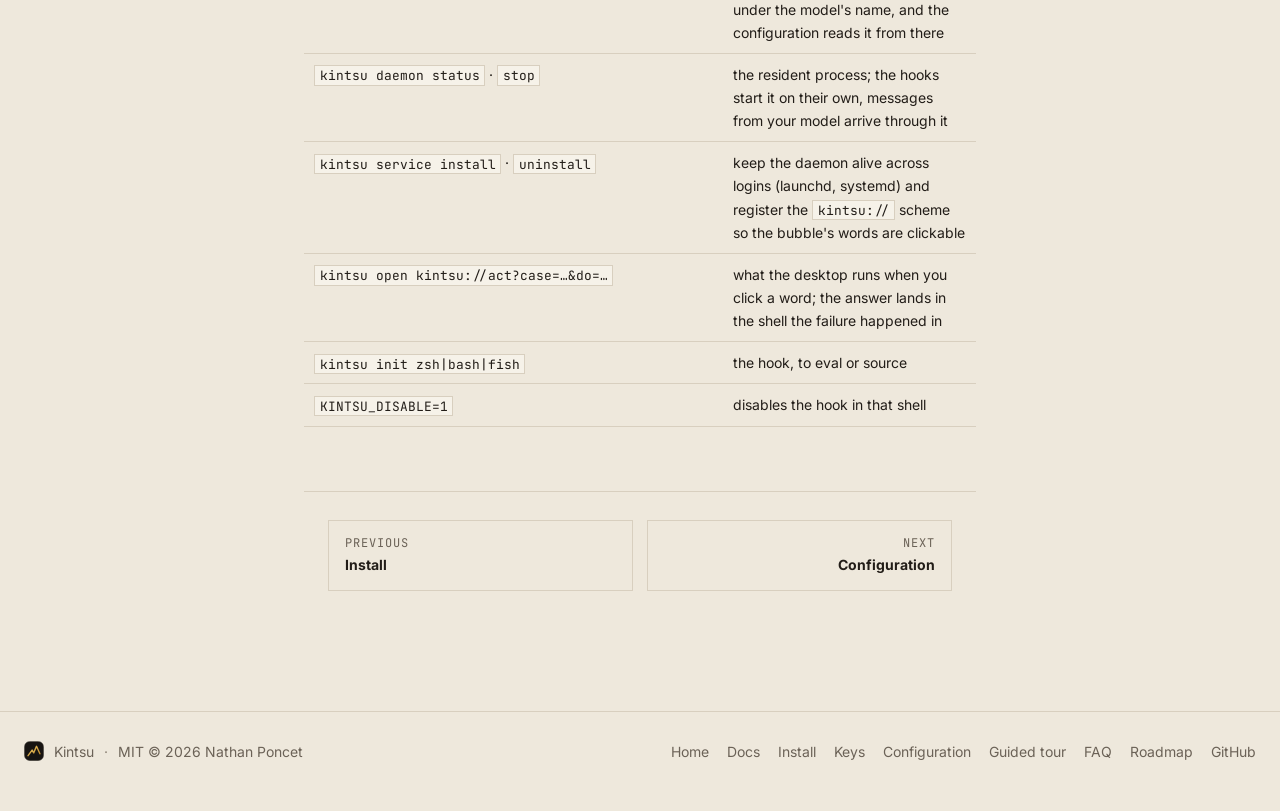
<file: docs/keys.html>
<!doctype html>
<html lang="en">
<head>
  <meta charset="utf-8">
  <meta name="viewport" content="width=device-width, initial-scale=1">
  <title>Keys and commands — Kintsu</title>
  <meta name="description" content="Kintsu keys and commands: at the prompt, in the panel, and every kintsu command.">
  <link rel="canonical" href="https://nathan-poncet.github.io/kintsu/keys.html">
  <meta property="og:type" content="website">
  <meta property="og:url" content="https://nathan-poncet.github.io/kintsu/keys.html">
  <meta property="og:title" content="Keys and commands — Kintsu">
  <meta property="og:description" content="Kintsu keys and commands: at the prompt, in the panel, and every kintsu command.">
  <meta property="og:image" content="https://nathan-poncet.github.io/kintsu/media/share-card.png">
  <meta property="og:image:width" content="1200">
  <meta property="og:image:height" content="630">
  <meta name="twitter:card" content="summary_large_image">
  <meta name="twitter:image" content="https://nathan-poncet.github.io/kintsu/media/share-card.png">
  <link rel="icon" type="image/svg+xml" href="media/favicon.svg">
  <link rel="icon" type="image/png" sizes="32x32" href="media/favicon-32.png">
  <link rel="icon" type="image/png" sizes="16x16" href="media/favicon-16.png">
  <link rel="apple-touch-icon" href="media/apple-touch-icon.png">
  <meta name="theme-color" content="#1a1714">
  <script>(()=>{try{const t=localStorage.getItem("kintsu-theme");if(t==="light"||t==="dark")document.documentElement.dataset.theme=t}catch(e){}})()</script>
  <link rel="preconnect" href="https://fonts.googleapis.com">
  <link rel="preconnect" href="https://fonts.gstatic.com" crossorigin>
  <link href="https://fonts.googleapis.com/css2?family=Inter:wght@400;500;600;700&family=JetBrains+Mono:wght@400;600&display=swap" rel="stylesheet">
  <link rel="stylesheet" href="styles.css">
</head>
<body class="page docs">
<a class="skip-link" href="#main">Skip to content</a>

<header class="top docs-top">
  <button type="button" class="menu" aria-expanded="false" aria-controls="sidebar">Menu</button>
  <a class="brand" href="./"><img src="media/mark.svg" alt="" width="26" height="26"><span>Kintsu</span></a>
  <div class="search" role="search">
    <input type="search" id="docs-search" placeholder="Search the docs" aria-label="Search the documentation" autocomplete="off" spellcheck="false">
    <kbd aria-hidden="true">/</kbd>
    <div class="search-results" id="search-results" role="listbox" hidden></div>
  </div>
  <nav aria-label="Site">
    <a href="docs.html" aria-current="page">Docs</a>
    <a class="gh" href="https://github.com/nathan-poncet/kintsu" target="_blank" rel="noopener">GitHub</a>
    <button type="button" class="theme" data-theme-toggle aria-label="Switch theme">◐</button>
  </nav>
</header>

<!-- docs-layout -->
<div class="docs-layout">
<nav class="sidebar" id="sidebar" aria-label="Documentation">
  <details open>
    <summary>Start here</summary>
    <ul>
      <li><a href="docs.html">Overview</a></li>
      <li><a href="install.html">Install</a></li>
      <li><a href="keys.html" aria-current="page">Keys and commands</a></li>
    </ul>
  </details>
  <details open>
    <summary>Reference</summary>
    <ul>
      <li><a href="configuration.html">Configuration</a></li>
    </ul>
  </details>
  <details open>
    <summary>Learn</summary>
    <ul>
      <li><a href="faq.html">FAQ</a></li>
    </ul>
  </details>
  <details open>
    <summary>Project</summary>
    <ul>
      <li><a href="roadmap.html">Roadmap</a></li>
      <li><a href="https://github.com/nathan-poncet/kintsu/tree/main/docs" target="_blank" rel="noopener">Design documents <span class="ext" aria-hidden="true">↗</span></a></li>
      <li><a href="https://github.com/nathan-poncet/kintsu/blob/main/CONTRIBUTING.md" target="_blank" rel="noopener">Contributing <span class="ext" aria-hidden="true">↗</span></a></li>
    </ul>
  </details>
</nav>
<main id="main" class="doc">
  <header class="doc-head">
    <h1>Keys and commands</h1>
    <p class="lede">Every action has a key, a clickable word and a command. The single letters work once the panel is open.</p>
  </header>
  <section id="keys">
    
    <table class="ref">
      <thead><tr><th>where</th><th>key</th><th>does</th></tr></thead>
      <tbody>
        <tr><td>at the prompt, empty line</td><td><kbd>Tab</kbd> or <kbd>→</kbd></td><td>accept the ghost-text fix (zsh, fish)</td></tr>
        <tr><td>at the prompt</td><td><kbd>^K</kbd></td><td>open the last bubble as a panel, or close it</td></tr>
        <tr><td>at the prompt</td><td>click a word</td><td>act on that case from the daemon: why explains, fix suggests, ignore silences, answered in that shell (terminals that render OSC 8 links, after <code>kintsu service install</code>)</td></tr>
        <tr><td>panel</td><td><kbd>w</kbd> <kbd>f</kbd> <kbd>a</kbd> <kbd>i</kbd> <kbd>p</kbd></td><td>Why · Fix · Agent · Ignore · Privacy</td></tr>
        <tr><td>panel</td><td><kbd>⏎</kbd></td><td>insert the focused suggestion in your line and close the panel; you press Enter again to run</td></tr>
        <tr><td>panel</td><td><kbd>c</kbd></td><td>copy the focused suggestion</td></tr>
        <tr><td>panel</td><td><kbd>Tab</kbd> <kbd>→</kbd> · <kbd>↑</kbd> <kbd>↓</kbd> · wheel</td><td>next section · move focus or scroll</td></tr>
        <tr><td>panel</td><td><kbd>?</kbd></td><td>the key map, in the footer</td></tr>
        <tr><td>panel</td><td><kbd>Esc</kbd> or <kbd>q</kbd></td><td>close the panel</td></tr>
      </tbody>
    </table>
    <table class="ref">
      <tbody>
        <tr><td><code>kintsu why</code> · <code>fix</code> · <code>agent</code> · <code>privacy</code> · <code>ignore</code></td><td>act on the last failure; <code>why</code> answers above your prompt while you keep working</td></tr>
        <tr><td><code>kintsu panel</code></td><td>the last bubble expanded under the prompt; what <kbd>^K</kbd> runs</td></tr>
        <tr><td><code>kintsu ignore --command|--dir|--session|--always</code></td><td>stop bubbles for that command, directory or session, or permanently</td></tr>
        <tr><td><code>kintsu mute 1h</code></td><td>no bubbles for one hour</td></tr>
        <tr><td><code>kintsu learned</code> · <code>learned forget &lt;program&gt;</code> · <code>--all</code></td><td>the fixes you took twice for the same failure, now instant rules; and unlearning them</td></tr>
        <tr><td><code>kintsu setup</code> · <code>doctor</code> · <code>default-config</code> · <code>config path</code></td><td>configure in three questions; check the hook, the models and the keys; print the default file; show where the files are</td></tr>
        <tr><td><code>kintsu models</code> · <code>models test</code> · <code>--json</code></td><td>every configured model: provider, tier, whether its key is found and where, whether its server answers; <code>test</code> asks each one word and times it</td></tr>
        <tr><td><code>kintsu login &lt;model&gt;</code> · <code>--write-config</code></td><td>type a model's key once, without echo; it goes to the macOS Keychain or Linux secret-service under the model's name, and the configuration reads it from there</td></tr>
        <tr><td><code>kintsu daemon status</code> · <code>stop</code></td><td>the resident process; the hooks start it on their own, messages from your model arrive through it</td></tr>
        <tr><td><code>kintsu service install</code> · <code>uninstall</code></td><td>keep the daemon alive across logins (launchd, systemd) and register the <code>kintsu://</code> scheme so the bubble's words are clickable</td></tr>
        <tr><td><code>kintsu open kintsu://act?case=…&amp;do=…</code></td><td>what the desktop runs when you click a word; the answer lands in the shell the failure happened in</td></tr>
        <tr><td><code>kintsu init zsh|bash|fish</code></td><td>the hook, to eval or source</td></tr>
        <tr><td><code>KINTSU_DISABLE=1</code></td><td>disables the hook in that shell</td></tr>
      </tbody>
    </table>
  </section>
  <footer class="pager"><a class="prev" href="install.html"><span>Previous</span><b>Install</b></a><a class="next" href="configuration.html"><span>Next</span><b>Configuration</b></a></footer>
</main>
<aside class="toc" aria-label="On this page"><p class="toc-title">On this page</p><ol id="toc"></ol></aside>
</div>
<!-- /docs-layout -->

<footer>
  <div class="foot-brand"><img src="media/mark.svg" alt="" width="20" height="20"><span>Kintsu</span><span class="sep">·</span><span>MIT © 2026 Nathan Poncet</span></div>
  <nav aria-label="Footer">
    <a href="./">Home</a>
    <a href="docs.html">Docs</a>
    <a href="install.html">Install</a>
    <a href="keys.html">Keys</a>
    <a href="configuration.html">Configuration</a>
    <a href="./#tour">Guided tour</a>
    <a href="faq.html">FAQ</a>
    <a href="roadmap.html">Roadmap</a>
    <a href="https://github.com/nathan-poncet/kintsu" target="_blank" rel="noopener">GitHub</a>
  </nav>
</footer>

<script src="search-index.js" defer></script>
<script src="script.js" defer></script>
</body>
</html>
</file>
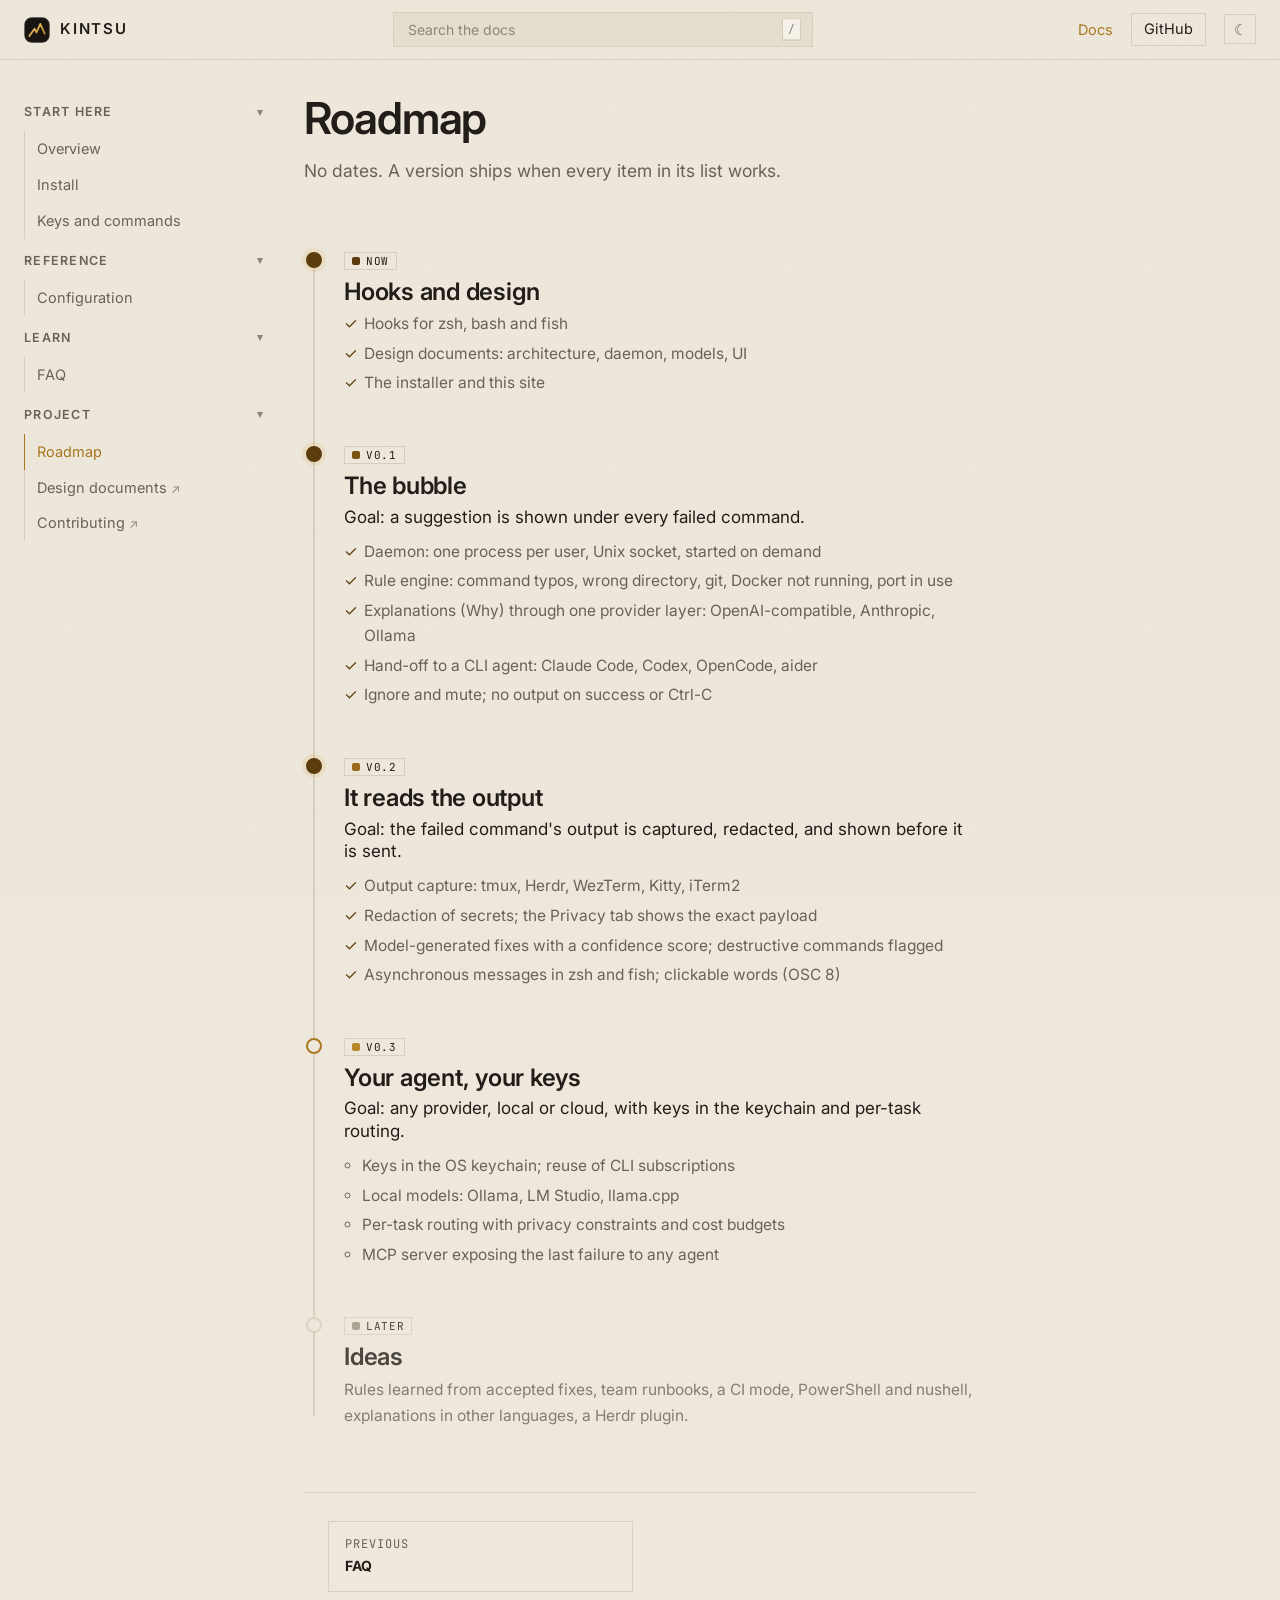
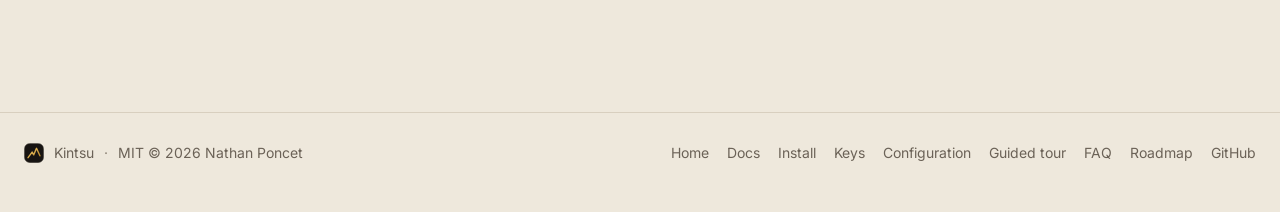
<file: docs/roadmap.html>
<!doctype html>
<html lang="en">
<head>
  <meta charset="utf-8">
  <meta name="viewport" content="width=device-width, initial-scale=1">
  <title>Roadmap — Kintsu</title>
  <meta name="description" content="Kintsu, a bubble under failed commands.">
  <link rel="canonical" href="https://nathan-poncet.github.io/kintsu/roadmap.html">
  <meta property="og:type" content="website">
  <meta property="og:url" content="https://nathan-poncet.github.io/kintsu/roadmap.html">
  <meta property="og:title" content="Roadmap — Kintsu">
  <meta property="og:description" content="Kintsu, a bubble under failed commands.">
  <meta property="og:image" content="https://nathan-poncet.github.io/kintsu/media/share-card.png">
  <meta property="og:image:width" content="1200">
  <meta property="og:image:height" content="630">
  <meta name="twitter:card" content="summary_large_image">
  <meta name="twitter:image" content="https://nathan-poncet.github.io/kintsu/media/share-card.png">
  <link rel="icon" type="image/svg+xml" href="media/favicon.svg">
  <link rel="icon" type="image/png" sizes="32x32" href="media/favicon-32.png">
  <link rel="icon" type="image/png" sizes="16x16" href="media/favicon-16.png">
  <link rel="apple-touch-icon" href="media/apple-touch-icon.png">
  <meta name="theme-color" content="#1a1714">
  <script>(()=>{try{const t=localStorage.getItem("kintsu-theme");if(t==="light"||t==="dark")document.documentElement.dataset.theme=t}catch(e){}})()</script>
  <link rel="preconnect" href="https://fonts.googleapis.com">
  <link rel="preconnect" href="https://fonts.gstatic.com" crossorigin>
  <link href="https://fonts.googleapis.com/css2?family=Inter:wght@400;500;600;700&family=JetBrains+Mono:wght@400;600&display=swap" rel="stylesheet">
  <link rel="stylesheet" href="styles.css">
</head>
<body class="page docs">
<a class="skip-link" href="#main">Skip to content</a>

<header class="top docs-top">
  <button type="button" class="menu" aria-expanded="false" aria-controls="sidebar">Menu</button>
  <a class="brand" href="./"><img src="media/mark.svg" alt="" width="26" height="26"><span>Kintsu</span></a>
  <div class="search" role="search">
    <input type="search" id="docs-search" placeholder="Search the docs" aria-label="Search the documentation" autocomplete="off" spellcheck="false">
    <kbd aria-hidden="true">/</kbd>
    <div class="search-results" id="search-results" role="listbox" hidden></div>
  </div>
  <nav aria-label="Site">
    <a href="docs.html" aria-current="page">Docs</a>
    <a class="gh" href="https://github.com/nathan-poncet/kintsu" target="_blank" rel="noopener">GitHub</a>
    <button type="button" class="theme" data-theme-toggle aria-label="Switch theme">◐</button>
  </nav>
</header>

<!-- docs-layout -->
<div class="docs-layout">
<nav class="sidebar" id="sidebar" aria-label="Documentation">
  <details open>
    <summary>Start here</summary>
    <ul>
      <li><a href="docs.html">Overview</a></li>
      <li><a href="install.html">Install</a></li>
      <li><a href="keys.html">Keys and commands</a></li>
    </ul>
  </details>
  <details open>
    <summary>Reference</summary>
    <ul>
      <li><a href="configuration.html">Configuration</a></li>
    </ul>
  </details>
  <details open>
    <summary>Learn</summary>
    <ul>
      <li><a href="faq.html">FAQ</a></li>
    </ul>
  </details>
  <details open>
    <summary>Project</summary>
    <ul>
      <li><a href="roadmap.html" aria-current="page">Roadmap</a></li>
      <li><a href="https://github.com/nathan-poncet/kintsu/tree/main/docs" target="_blank" rel="noopener">Design documents <span class="ext" aria-hidden="true">↗</span></a></li>
      <li><a href="https://github.com/nathan-poncet/kintsu/blob/main/CONTRIBUTING.md" target="_blank" rel="noopener">Contributing <span class="ext" aria-hidden="true">↗</span></a></li>
    </ul>
  </details>
</nav>
<main id="main" class="doc">
  <header class="doc-head">
    <h1>Roadmap</h1>
    <p class="lede">No dates. A version ships when every item in its list works.</p>
  </header>
  <section>
    <ol class="timeline">
      <li class="done">
        <span class="node" aria-hidden="true"></span>
        <span class="v v0">now</span>
        <h2 id="the-skeleton">Hooks and design</h2>
        <ul>
          <li>Hooks for zsh, bash and fish</li>
          <li>Design documents: architecture, daemon, models, UI</li>
          <li>The installer and this site</li>
        </ul>
      </li>
      <li class="done">
        <span class="node" aria-hidden="true"></span>
        <span class="v v1">v0.1</span>
        <h2>The bubble</h2>
        <p class="goal">Goal: a suggestion is shown under every failed command.</p>
        <ul>
          <li>Daemon: one process per user, Unix socket, started on demand</li>
          <li>Rule engine: command typos, wrong directory, git, Docker not running, port in use</li>
          <li>Explanations (Why) through one provider layer: OpenAI-compatible, Anthropic, Ollama</li>
          <li>Hand-off to a CLI agent: Claude Code, Codex, OpenCode, aider</li>
          <li>Ignore and mute; no output on success or Ctrl-C</li>
        </ul>
      </li>
      <li class="done">
        <span class="node" aria-hidden="true"></span>
        <span class="v v2">v0.2</span>
        <h2>It reads the output</h2>
        <p class="goal">Goal: the failed command's output is captured, redacted, and shown before it is sent.</p>
        <ul>
          <li>Output capture: tmux, Herdr, WezTerm, Kitty, iTerm2</li>
          <li>Redaction of secrets; the Privacy tab shows the exact payload</li>
          <li>Model-generated fixes with a confidence score; destructive commands flagged</li>
          <li>Asynchronous messages in zsh and fish; clickable words (OSC 8)</li>
        </ul>
      </li>
      <li class="next">
        <span class="node" aria-hidden="true"></span>
        <span class="v v3">v0.3</span>
        <h2>Your agent, your keys</h2>
        <p class="goal">Goal: any provider, local or cloud, with keys in the keychain and per-task routing.</p>
        <ul>
          <li>Keys in the OS keychain; reuse of CLI subscriptions</li>
          <li>Local models: Ollama, LM Studio, llama.cpp</li>
          <li>Per-task routing with privacy constraints and cost budgets</li>
          <li>MCP server exposing the last failure to any agent</li>
        </ul>
      </li>
      <li class="later">
        <span class="node" aria-hidden="true"></span>
        <span class="v vl">later</span>
        <h2>Ideas</h2>
        <p>Rules learned from accepted fixes, team runbooks, a CI mode, PowerShell and nushell, explanations in other languages, a Herdr plugin.</p>
      </li>
    </ol>
  </section>
  <footer class="pager"><a class="prev" href="faq.html"><span>Previous</span><b>FAQ</b></a></footer>
</main>
<aside class="toc" aria-label="On this page"><p class="toc-title">On this page</p><ol id="toc"></ol></aside>
</div>
<!-- /docs-layout -->

<footer>
  <div class="foot-brand"><img src="media/mark.svg" alt="" width="20" height="20"><span>Kintsu</span><span class="sep">·</span><span>MIT © 2026 Nathan Poncet</span></div>
  <nav aria-label="Footer">
    <a href="./">Home</a>
    <a href="docs.html">Docs</a>
    <a href="install.html">Install</a>
    <a href="keys.html">Keys</a>
    <a href="configuration.html">Configuration</a>
    <a href="./#tour">Guided tour</a>
    <a href="faq.html">FAQ</a>
    <a href="roadmap.html">Roadmap</a>
    <a href="https://github.com/nathan-poncet/kintsu" target="_blank" rel="noopener">GitHub</a>
  </nav>
</footer>

<script src="search-index.js" defer></script>
<script src="script.js" defer></script>
</body>
</html>
</file>
<file: docs/styles.css>
/* Kintsu — one accent, no boxes, a lot of air.
   Chart colours are computed, not eyeballed: the categorical trio (local / cloud / your account)
   and the ordinal gold ramp (versions) were validated with the dataviz palette checks on both
   surfaces. Roles below; values per mode. */

:root {
  --bg: #1a1714; --bg-2: #201c18; --surface: #26211c; --line: #38312a;
  --text: #ece6da; --muted: #9a9184; --dim: #766e63;
  --gold: #d9a441; --gold-2: #f0c866; --gold-dark: #b8862b;
  --red: #e06c5a;
  --viz-local: #2fa36f; --viz-cloud: #3987e5; --viz-you: #c98500;
  --ramp-0: #f3d78a; --ramp-1: #d9a441; --ramp-2: #b1852c; --ramp-3: #8a651e; --ramp-later: #6d665c;
  --track: #2a2521; --meter-track: rgba(217,164,65,.16);
  --mono: "JetBrains Mono", "SF Mono", Menlo, Consolas, monospace;
  --sans: "Inter", -apple-system, BlinkMacSystemFont, "Segoe UI", Roboto, Helvetica, Arial, sans-serif;
  --max: 1240px; --radius: 0;
  --seam: #d9a441; --seam-glow: rgba(217,164,65,.35);
  --grid: rgba(236,230,218,.055);
  --term-bg: #131110;
  --term-bar: #1a1714;
  --term-border: #2b2620;
  --term-border-2: #38312a;
  --term-text: #e8e2d6;
  --term-text-2: #d8d1c4;
  --term-text-3: #cfc6b8;
  --term-out: #b9b1a4;
  --term-muted: #8d8478;
  --term-muted-2: #a89e90;
  --term-dim: #766e63;
  --term-ghost: #6b6359;
  --term-dots: #48413a;
  --term-err: #d99f93;
  --term-ok: #8fbf7f;
  --term-warn: #e06c5a;
  --term-str: #cfe3b6;
  --term-key-bg: #26211c;
  --term-shadow: 0 30px 80px rgba(0,0,0,.5);
}
@media (prefers-color-scheme: light) {
  :root:not([data-theme="dark"]) {
    --grid: rgba(34,29,24,.075);
    --term-bg: #f4efe5;
    --term-bar: #e8e1d3;
    --term-border: #d8cfbf;
    --term-border-2: #d8cfbf;
    --term-text: #221d18;
    --term-text-2: #3a342c;
    --term-text-3: #4a443c;
    --term-out: #5b5449;
    --term-muted: #857c70;
    --term-muted-2: #857c70;
    --term-dim: #8f8578;
    --term-ghost: #b5ada0;
    --term-dots: #c6bdae;
    --term-err: #b3423a;
    --term-ok: #2f7d4e;
    --term-warn: #b3423a;
    --term-str: #3b6d2b;
    --term-key-bg: #e8e1d3;
    --term-shadow: 0 24px 60px rgba(60,40,10,.12);
    --bg: #eee8dc; --bg-2: #e6dfd0; --surface: #f6f2e9; --line: #d8cfbf; --text: #221d18; --muted: #6b6257; --dim: #8f8578;
    --gold: #a9781f; --gold-2: #c8941f; --gold-dark: #8a6217;
    --viz-local: #128a5c; --viz-cloud: #2a78d6; --viz-you: #9a6c1c;
    --ramp-0: #5c3c0c; --ramp-1: #7a5212; --ramp-2: #996a1a; --ramp-3: #b8862b; --ramp-later: #9b9184;
    --track: #e2dbcc; --meter-track: rgba(169,120,31,.18);
  }
}
:root[data-theme="light"] {
  --grid: rgba(34,29,24,.075);
    --term-bg: #f4efe5;
    --term-bar: #e8e1d3;
    --term-border: #d8cfbf;
    --term-border-2: #d8cfbf;
    --term-text: #221d18;
    --term-text-2: #3a342c;
    --term-text-3: #4a443c;
    --term-out: #5b5449;
    --term-muted: #857c70;
    --term-muted-2: #857c70;
    --term-dim: #8f8578;
    --term-ghost: #b5ada0;
    --term-dots: #c6bdae;
    --term-err: #b3423a;
    --term-ok: #2f7d4e;
    --term-warn: #b3423a;
    --term-str: #3b6d2b;
    --term-key-bg: #e8e1d3;
    --term-shadow: 0 24px 60px rgba(60,40,10,.12);
    --bg: #eee8dc; --bg-2: #e6dfd0; --surface: #f6f2e9; --line: #d8cfbf; --text: #221d18; --muted: #6b6257; --dim: #8f8578;
    --gold: #a9781f; --gold-2: #c8941f; --gold-dark: #8a6217;
    --viz-local: #128a5c; --viz-cloud: #2a78d6; --viz-you: #9a6c1c;
    --ramp-0: #5c3c0c; --ramp-1: #7a5212; --ramp-2: #996a1a; --ramp-3: #b8862b; --ramp-later: #9b9184;
    --track: #e2dbcc; --meter-track: rgba(169,120,31,.18);
}
* { box-sizing: border-box; }
html { scroll-behavior: smooth; }
@media (prefers-reduced-motion: reduce) { html { scroll-behavior: auto; } .cursor::after, .toast, .panel { animation: none !important; } .bar { transition: none !important; } }
body { margin: 0; background: var(--bg); color: var(--text); font: 16.5px/1.65 var(--sans); -webkit-font-smoothing: antialiased; }
/* ceramic grain over everything, like a glaze */
body::after { content: ""; position: fixed; inset: 0; pointer-events: none; z-index: 9999; opacity: .06; mix-blend-mode: overlay;
  background: url("data:image/svg+xml,%3Csvg xmlns='http://www.w3.org/2000/svg' width='180' height='180'%3E%3Cfilter id='n'%3E%3CfeTurbulence type='fractalNoise' baseFrequency='.85' numOctaves='2' stitchTiles='stitch'/%3E%3C/filter%3E%3Crect width='100%25' height='100%25' filter='url(%23n)'/%3E%3C/svg%3E"); }
@media (prefers-color-scheme: light) { :root:not([data-theme="dark"]) body::after { opacity: .045; mix-blend-mode: multiply; } }
:root[data-theme="light"] body::after { opacity: .045; mix-blend-mode: multiply; }
h1, h2 { font-weight: 600; letter-spacing: -.035em; }
a { color: inherit; }
a:hover { color: var(--gold); }
::selection { background: rgba(217,164,65,.28); }
code, pre, kbd { font-family: var(--mono); }
p code, dd code, li code, td code, summary code, .note code { font-size: .92em; padding: .05em .35em; border-radius: 0; background: var(--surface); border: 1px solid var(--line); }
kbd { font-size: .85em; padding: .1em .45em; border: 1px solid var(--line); border-bottom-width: 2px; border-radius: 0; background: var(--surface); }
h1, h2, h3 { margin: 0; font-weight: 600; letter-spacing: -.01em; }
h2 { font-size: clamp(28px, 3.4vw, 40px); line-height: 1.15; margin-bottom: 16px; }
h3 { font-size: 19px; margin-bottom: 6px; }
p { margin: 0 0 14px; }
.d { color: var(--dim); }
.visually-hidden { position: absolute; width: 1px; height: 1px; overflow: hidden; clip: rect(0 0 0 0); }
.skip-link { position: absolute; left: -999px; top: 8px; background: var(--gold); color: #000; padding: 8px 12px; border-radius: 0; }
.skip-link:focus { left: 8px; z-index: 10; }

/* ── header ── */
.top { max-width: var(--max); margin: 0 auto; padding: 20px 24px; display: flex; align-items: center; justify-content: space-between; gap: 16px; }
.brand { display: inline-flex; align-items: center; gap: 10px; text-decoration: none; font-weight: 600; font-size: 15px; letter-spacing: .12em; text-transform: uppercase; }
.top nav { display: flex; align-items: center; gap: 18px; font-size: 14.5px; flex-wrap: wrap; justify-content: flex-end; }
.top nav a { color: var(--muted); text-decoration: none; }
.top nav a:hover, .top nav a.gh, .top nav a[aria-current="page"] { color: var(--text); }
.top nav a:hover { color: var(--gold); }
.top nav a.gh { padding: 5px 12px; line-height: 1.4; border: 1px solid var(--line); border-radius: 0; transition: border-color .15s, color .15s; }
.top nav a.gh:hover { border-color: var(--gold); color: var(--gold); }
.top nav .theme { width: 32px; height: 30px; display: inline-grid; place-items: center; font: 15px var(--sans); line-height: 1; padding: 0; border: 1px solid var(--line); background: transparent; color: var(--muted); cursor: pointer; transition: border-color .15s, color .15s; }
.top nav .theme:hover, .top nav .theme:focus-visible { border-color: var(--gold); color: var(--gold); outline: none; }
.top nav a[aria-current="page"] { color: var(--gold); }
@media (max-width: 760px) { .top nav a:not(.gh):not([href$=".html"]) { display: none; } }

/* ── hero: text left, one command ── */
main { max-width: var(--max); margin: 0 auto; padding: 0 24px 72px; }
section.hero { text-align: left; padding: 40px 0 0; max-width: 960px; position: relative; }
body.landing { background-image: linear-gradient(to right, var(--grid) 1px, transparent 1px), linear-gradient(to bottom, var(--grid) 1px, transparent 1px); background-size: 48px 48px; background-position: center top; background-attachment: scroll; }
@keyframes draw { to { stroke-dashoffset: 0; } }
main { position: relative; }
.eyebrow { font-family: var(--mono); display: inline-flex; align-items: center; font-size: 11px; letter-spacing: .14em; text-transform: uppercase; color: var(--gold); }
.eyebrow s { display: inline-block; width: 18px; height: 2px; background: var(--gold); margin-right: 12px; text-decoration: none; }
.hero h1 { font-size: clamp(40px, 6.4vw, 80px); line-height: 1.02; margin: 14px 0 20px; letter-spacing: -.005em; text-transform: uppercase; text-wrap: balance; }
.hero h1 em, .end h2 em, .doc-head h1 em { font-style: normal; color: var(--gold); }
.hero .sub { max-width: 640px; margin: 0 0 24px; font-size: 16.5px; color: var(--muted); }
.oneliner { display: inline-flex; align-items: center; gap: 12px; max-width: 100%; padding: 10px 10px 10px 16px; border: 1px solid var(--line); border-radius: var(--radius); background: var(--bg-2); font: 14px var(--mono); }
.oneliner code b { color: var(--gold); font-weight: 600; margin-right: 10px; }
.oneliner code { overflow-x: auto; white-space: nowrap; color: var(--text); }
:root[data-theme="light"] .oneliner, .oneliner { background: var(--bg-2); }
.copy { font: 12px var(--mono); padding: 5px 10px; border-radius: 0; border: 1px solid var(--line); background: transparent; color: var(--muted); cursor: pointer; white-space: nowrap; transition: border-color .15s, color .15s; }
.copy:hover { color: var(--gold); border-color: var(--gold); }
.hero-meta { margin: 10px 0 0; font-size: 13.5px; color: var(--dim); }
.hero-meta .sep { margin: 0 6px; }
.hero-meta a { color: var(--gold); text-decoration: none; }
.hero-meta a:hover { color: var(--gold-2); }
.hero-meta code { color: var(--muted); }
.btn { display: inline-flex; align-items: center; gap: 8px; padding: 10px 16px; border-radius: 0; text-decoration: none; font-weight: 600; font-size: 14.5px; border: 1px solid var(--line); background: transparent; color: var(--text); cursor: pointer; font-family: inherit; transition: border-color .15s, color .15s; }
.tour { padding: 26px 0 0; }
.mock { padding: 64px 0 0; }
.mock-player .terminal { box-shadow: var(--term-shadow); }
.mock-player .terminal { font-size: 14.5px; }
.mock-player .screen { height: 460px; }
.mock-player.mode-tour .screen { height: 440px; }
.badge.static { cursor: default; color: var(--term-muted); }
.badge.static:hover { border-color: var(--term-border-2); color: var(--term-muted); }
.mock-hint { margin: 12px 0 0; font-size: 13px; color: var(--dim); text-align: center; }
.player-note { margin: 14px auto 0; max-width: 780px; color: var(--dim); font-size: 13.5px; text-align: center; }

/* ── the terminal's two modes ── */
.mock-player.mode-live { display: block; }
.mock-player.mode-live .ch-panel, .mock-player.mode-live .chapters { display: none; }
.mock-player.mode-tour { display: grid; grid-template-columns: minmax(260px, .8fr) minmax(0, 1.6fr); grid-template-areas: "panel term" "steps steps"; gap: 18px 22px; align-items: stretch; }
@media (max-width: 900px) { .mock-player.mode-tour { grid-template-columns: 1fr; grid-template-areas: "term" "panel" "steps"; } }
.mock-player .ch-panel, .mock-player .chapters { opacity: 0; transform: translateY(10px); transition: opacity .45s ease, transform .45s ease; }
.mock-player .chapters { transition-delay: .25s; }
.mock-player .ch-panel.in, .mock-player .chapters.in { opacity: 1; transform: none; }
@media (prefers-reduced-motion: reduce) { .mock-player .ch-panel, .mock-player .chapters { transition: none; } }
.modes { display: flex; justify-content: center; gap: 8px; margin: 18px 0 0; }
.modes [role="tab"] { font: 13.5px var(--sans); padding: 7px 14px; border: 1px solid var(--line); background: transparent; color: var(--muted); cursor: pointer; transition: border-color .15s, color .15s; }
.modes [role="tab"]:hover { color: var(--gold); border-color: var(--gold); }
.modes [role="tab"][aria-selected="true"] { color: var(--gold); border-color: var(--gold); }

/* ── the tour: explainer left, terminal right, chapters below ── */
.player.lead { display: grid; grid-template-columns: minmax(260px, .8fr) minmax(0, 1.6fr); grid-template-areas: "panel term" "steps steps"; gap: 18px 22px; align-items: stretch; }
@media (max-width: 900px) { .player.lead { grid-template-columns: 1fr; grid-template-areas: "term" "panel" "steps"; } }
.player-main { grid-area: term; min-width: 0; }
.ch-panel { grid-area: panel; padding: 20px 20px 16px; border: 1px solid var(--line); border-radius: var(--radius); background: var(--bg-2); display: flex; flex-direction: column; }
.ch-count { font: 11.5px var(--mono); letter-spacing: .1em; text-transform: uppercase; color: var(--gold); margin-bottom: 10px; }
.ch-title { display: flex; flex-wrap: wrap; align-items: center; gap: 8px 10px; font-size: 22px; line-height: 1.2; margin-bottom: 12px; }
.ch-title .tag { font: 12px var(--mono); color: var(--gold); padding: 2px 8px; border: 1px solid var(--line); border-radius: 0; white-space: nowrap; }
.ch-text { font-size: 15px; color: var(--text); margin-bottom: 12px; }
.ch-text b { color: var(--text); font-weight: 600; }
.ch-meta { font-size: 13px; color: var(--muted); display: flex; flex-wrap: wrap; gap: 6px; align-items: center; margin: auto 0 8px; }
.ch-keys { font: 12px var(--mono); color: var(--muted); margin: 0; }
.ch-keys .sep { color: var(--dim); }
.terminal { position: relative; text-align: left; border: 1px solid var(--term-border-2); border-radius: 0; background: var(--term-bg); color: var(--term-text); box-shadow: var(--term-shadow); overflow: hidden; outline: none; font-family: var(--mono); font-size: 14px; line-height: 1.55; }
.terminal:focus-visible { box-shadow: 0 0 0 2px var(--gold), 0 30px 80px rgba(0,0,0,.45); }
.titlebar { display: flex; align-items: center; gap: 12px; padding: 9px 12px 9px 14px; border-bottom: 1px solid var(--term-border); background: var(--term-bar); font-family: var(--sans); font-size: 12.5px; color: var(--term-muted); }
.dots i { display: inline-block; width: 11px; height: 11px; border-radius: 50%; background: var(--term-dots); margin-right: 6px; }
.titlebar .title { flex: 1; text-align: center; }
.badge { font: 11.5px var(--mono); padding: 3px 10px; border-radius: 0; border: 1px solid var(--term-border-2); color: var(--term-muted-2); background: transparent; cursor: pointer; white-space: nowrap; transition: border-color .15s, color .15s; }
.badge:hover { border-color: var(--gold); color: var(--gold); }
.screen { padding: 14px 16px 16px; height: 430px; overflow-y: auto; white-space: pre-wrap; word-break: break-word; scrollbar-width: thin; scrollbar-color: #2a2521 transparent; }
.keycap { position: absolute; right: 14px; bottom: 12px; padding: 5px 11px; border-radius: 0; border: 1px solid var(--term-dots); border-bottom-width: 3px; background: var(--term-key-bg); color: var(--term-text); font: 13px var(--mono); opacity: 0; transform: translateY(4px); transition: opacity .15s, transform .15s; pointer-events: none; }
.keycap.on { opacity: 1; transform: none; }
.line { min-height: 1.55em; }
.prompt { color: var(--gold); font-weight: 700; }
.err { color: var(--term-err); } .out { color: var(--term-out); } .dimline { color: var(--term-dim); }
.cursor::after { content: ""; display: inline-block; width: .6em; height: 1.1em; vertical-align: -.2em; background: var(--term-text); margin-left: 1px; animation: blink 1s steps(1) infinite; }
@keyframes blink { 50% { opacity: 0; } }
.ghost { color: var(--term-ghost); }
.toast { margin: 4px 0 6px; animation: rise .35s ease-out; }
.toast.arriving { animation: rise .6s ease-out; }
@keyframes rise { from { opacity: 0; transform: translateY(4px); } to { opacity: 1; transform: none; } }
.seam::before { content: "▎"; color: var(--gold); margin-right: 6px; }
.toast .line, .panel .line { color: var(--term-text); }
.terminal .d { color: var(--term-muted); } .terminal .g { color: var(--gold); } .terminal .ok { color: var(--term-ok); } .terminal .redact, .terminal .warn { color: var(--term-warn); }
.actions .act { color: var(--term-text-3); cursor: pointer; text-decoration: underline; text-decoration-color: var(--term-dots); text-underline-offset: 3px; }
.actions .act:hover { color: var(--gold-2); text-decoration-color: var(--gold); }
.actions .act.key { color: var(--gold); text-decoration: none; }
.actions .sep { color: var(--term-ghost); }
.panel { margin: 4px 0 8px; border-left: 2px solid var(--gold); padding-left: 10px; animation: rise .25s ease-out; }
.panel .head { display: flex; justify-content: space-between; color: var(--term-text-3); }
.panel .head .esc { color: var(--term-muted); cursor: pointer; }
.panel .tabs { margin: 4px 0 8px; display: flex; gap: 18px; flex-wrap: wrap; }
.panel .tab { cursor: pointer; color: var(--term-text-3); }
.panel .tab .k { color: var(--term-muted); margin-left: 5px; }
.panel .tab.on { color: var(--gold-2); text-decoration: underline; text-underline-offset: 4px; text-decoration-color: var(--gold); }
.panel .body { color: var(--term-text-2); }
.panel .body b { color: var(--gold); font-weight: 600; }
.panel .sugg { margin-top: 8px; display: flex; justify-content: space-between; gap: 12px; flex-wrap: wrap; }
.panel .sugg .cmd { color: var(--term-text); }
.panel .sugg .cmd::before { content: "▸ "; color: var(--term-muted); }
.panel .sugg .ops { color: var(--term-muted); }
.panel .sugg .ops b { color: var(--gold); font-weight: 600; cursor: pointer; }
.toast b { color: var(--gold); font-weight: 600; }

.chapters { grid-area: steps; list-style: none; margin: 0; padding: 0; display: grid; grid-template-columns: repeat(9, minmax(0, 1fr)); gap: 6px; }
@media (max-width: 1000px) { .chapters { grid-template-columns: repeat(3, minmax(0, 1fr)); } }
.chapter { position: relative; overflow: hidden; width: 100%; height: 100%; display: flex; flex-direction: column; gap: 3px; text-align: left; padding: 8px 10px 11px; border: 1px solid var(--line); border-radius: var(--radius); background: var(--bg-2); color: var(--muted); font: inherit; cursor: pointer; }
.chapter:hover { border-color: var(--gold); color: var(--gold); }
.chapter .n { font: 11px var(--mono); color: var(--dim); }
.chapter .tag { font: 11.5px var(--mono); color: var(--gold); padding: 1px 7px; border: 1px solid var(--line); border-radius: 0; white-space: nowrap; }
.chapter .t { font-size: 12.5px; line-height: 1.3; color: var(--muted); }
.chapter .fill { position: absolute; left: 0; bottom: 0; height: 2px; width: var(--w, 0%); background: var(--gold); transition: width .3s linear; }
.chapters li.on .chapter { border-color: var(--gold); background: rgba(217,164,65,.07); }
.chapters li.on .chapter .t { color: var(--text); }
.chapters li.done .chapter .n { color: var(--muted); }
@media (max-width: 1000px) { .chapter .t { display: none; } .chapter { flex-direction: row; align-items: center; gap: 8px; padding: 8px 10px 10px; } }

/* ── where pills: identity from the dot, text in ink ── */
.where { --c: var(--muted); display: inline-flex; align-items: center; gap: 6px; font: 11px var(--mono); letter-spacing: .06em; text-transform: uppercase; padding: 2px 8px 2px 7px; border-radius: 0; border: 1px solid color-mix(in srgb, var(--c) 45%, transparent); color: var(--text); white-space: nowrap; }
.where::before { content: ""; width: 7px; height: 7px; border-radius: 50%; background: var(--c); flex: none; }
.where.local { --c: var(--viz-local); } .where.cloud { --c: var(--viz-cloud); } .where.you { --c: var(--viz-you); } .where.mixed { --c: var(--muted); }

/* ── sections ── */
section { padding: 60px 0 6px; }
.section-label { font-size: 12.5px; letter-spacing: .14em; text-transform: uppercase; color: var(--gold); margin-bottom: 10px; }
.section-head { display: flex; justify-content: space-between; align-items: flex-end; gap: 16px; flex-wrap: wrap; margin-bottom: 6px; }
.section-head h2 { margin-bottom: 8px; }
.lede { max-width: 720px; color: var(--muted); font-size: 17.5px; margin-bottom: 22px; }
.seam-rule { height: 22px; margin: 0 0 34px; background: url("data:image/svg+xml,%3Csvg xmlns='http://www.w3.org/2000/svg' viewBox='0 0 400 22' preserveAspectRatio='none'%3E%3Cpath d='M0 14 L60 9 L110 16 L170 6 L230 15 L290 8 L350 13 L400 10' fill='none' stroke='%23d9a441' stroke-width='1.4' stroke-linejoin='round' opacity='.7'/%3E%3C/svg%3E") no-repeat center / 100% 100%; }

/* ── charts (the dataviz method: thin marks, one hue for one series, ink for text) ── */
.viz { margin: 0; padding: 18px; border: 1px solid var(--line); border-radius: var(--radius); background: var(--bg-2); }
.viz figcaption { display: flex; flex-direction: column; gap: 2px; margin-bottom: 14px; }
.viz-title { font-weight: 600; font-size: 15.5px; }
.viz-sub { font-size: 13px; color: var(--muted); }
.viz-note { margin: 12px 0 0; font-size: 13px; color: var(--dim); }
.table-view { margin-top: 10px; font-size: 13px; color: var(--muted); }
.table-view summary { cursor: pointer; }
.table-view table { border-collapse: collapse; margin-top: 8px; }
.table-view th, .table-view td { padding: 4px 12px 4px 0; border-bottom: 1px solid var(--line); text-align: left; font-variant-numeric: tabular-nums; }
.chips { width: 100%; border-collapse: collapse; font-size: 14px; }
.chips th { text-align: left; font-weight: 500; color: var(--text); padding: 8px 8px 8px 0; border-bottom: 1px solid var(--line); }
.chips td { padding: 8px; border-bottom: 1px solid var(--line); vertical-align: middle; }
.chips tr:last-child th, .chips tr:last-child td { border-bottom: 0; }

/* five things */
.why { padding: 64px 0 0; }
.features { list-style: none; margin: 0; padding: 0; display: block; border: 1px solid var(--line); background: var(--bg); }
.feature { border-top: 1px solid var(--line); background: var(--bg); transition: background .15s; }
@media (max-width: 860px) { .feature-link { grid-template-columns: 1fr; gap: 16px; padding: 24px; } }
.fnum { display: block; margin-bottom: 8px; font: 12px var(--mono); letter-spacing: .12em; color: var(--muted); }
.feature-link { display: grid; grid-template-columns: minmax(0, 1fr) minmax(300px, 1fr); gap: 32px; align-items: center; padding: 32px 36px; color: inherit; text-decoration: none; }
.feature:hover, .feature:focus-within { background: var(--bg-2); }
.feature:first-child { border-top: 0; }
.feature-link:hover, .feature-link:focus-visible { color: inherit; }
.brains b { color: var(--text); }
.feature h2 { font-size: clamp(17px, 1.6vw, 20px); line-height: 1.25; margin-bottom: 8px; letter-spacing: .02em; text-transform: uppercase; }
.feature .arrow { color: var(--muted); transition: transform .15s; display: inline-block; }
.feature:hover h2, .feature:focus-within h2 { color: var(--gold); }
.feature:hover .arrow { color: var(--gold); transform: translateX(3px); }
.feature p { color: var(--muted); font-size: 15px; margin: 0; }
.feature p kbd { font-size: .8em; }
.snippet { margin: 0; padding: 14px 16px; border-radius: var(--radius); background: var(--term-bg); color: var(--term-text-2); font: 13px/1.6 var(--mono); overflow-x: auto; border: 1px solid var(--term-border); box-shadow: 0 16px 40px rgba(0,0,0,.35); }
.snippet .p { color: var(--gold); font-weight: 700; } .snippet .e { color: var(--term-err); } .snippet .s { color: var(--gold); } .snippet .g { color: var(--gold); }
.snippet .d { color: var(--term-dim); } .snippet .r { color: var(--term-warn); } .snippet .ok { color: var(--term-ok); } .snippet .ghost { color: var(--term-ghost); } .snippet b { color: var(--gold); font-weight: 600; }
.snippet .cur::after { content: ""; display: inline-block; width: .6em; height: 1.1em; vertical-align: -.2em; background: var(--term-text); animation: blink 1s steps(1) infinite; }
.brains { display: grid; gap: 8px; }
.brains > div { display: grid; grid-template-columns: auto 1fr auto; gap: 12px; align-items: center; padding: 10px 14px; border: 1px solid var(--line); border-radius: var(--radius); background: var(--bg); font-size: 14px; }
.brains b { font-weight: 600; font-family: var(--mono); font-size: 13px; }
.brains .d { font-size: 13px; }
.band { padding: 96px 0 0; }
.band-link { display: flex; flex-wrap: wrap; align-items: center; gap: 12px; padding: 18px 22px; border: 1px solid var(--line); background: var(--bg); color: var(--muted); font-size: 15px; text-decoration: none; transition: background .15s; }
.band .pill { font: 11px var(--mono); letter-spacing: .08em; text-transform: uppercase; color: var(--gold); border: 1px solid var(--gold); padding: 3px 9px; }
.band-link:hover, .band-link:focus-visible { background: var(--bg-2); color: var(--muted); }
.band-cta { margin-left: auto; color: var(--text); white-space: nowrap; }
.band-cta b { color: var(--gold); font-weight: 600; }
.band-link:hover .band-cta, .band-link:focus-visible .band-cta { color: var(--gold); }
.end { padding: 96px 0 80px; max-width: 960px; }
.end h2 { font-size: clamp(30px, 4.2vw, 50px); line-height: 1.02; letter-spacing: 0; text-transform: uppercase; margin-bottom: 18px; }

/* docs hub */
.cards { display: grid; grid-template-columns: repeat(2, minmax(0, 1fr)); gap: 12px; margin: 14px 0 0; }
@media (max-width: 700px) { .cards { grid-template-columns: 1fr; } }
.card { display: flex; flex-direction: column; gap: 6px; padding: 18px 20px; border: 1px solid var(--line); border-radius: 0; background: var(--bg-2); text-decoration: none; color: var(--muted); font-size: 14.5px; transition: border-color .15s; }
.card:hover { border-color: var(--gold); color: var(--muted); }
.card b { color: var(--text); font-weight: 600; font-size: 17px; }
.card:hover b { color: var(--gold); }
.tour-page .tour { padding: 20px 0 0; }

/* who answers (configuration page: the router) */
.router { margin: 16px 0; padding: 18px 20px; border: 1px solid var(--line); border-radius: var(--radius); background: var(--bg-2); display: grid; grid-template-columns: minmax(0, 1fr) minmax(280px, 420px); gap: 20px; align-items: center; }
@media (max-width: 760px) { .router { grid-template-columns: 1fr; } }
.router .viz-title { font-weight: 600; font-size: 15.5px; margin-bottom: 8px; }
.router .task { display: flex; flex-wrap: wrap; align-items: baseline; gap: 4px 10px; margin-bottom: 6px; }
.task-name { font: 20px var(--mono); color: var(--gold); }
.task-note { font-size: 13.5px; color: var(--muted); }
.router-why { font-size: 14.5px; color: var(--text); min-height: 3.9em; margin-bottom: 8px; }
.router .viz-note { margin: 0; font-size: 13px; color: var(--dim); }
.router-svg { width: 100%; max-width: 420px; height: auto; display: block; justify-self: end; overflow: visible; }
.router-svg .edge { fill: none; stroke: var(--line); stroke-width: 1.5; transition: stroke .3s; }
.router-svg .edge.on { stroke: var(--gold); stroke-width: 2; }
.router-svg .node circle { fill: var(--bg-2); stroke: var(--c, var(--line)); stroke-width: 2; transition: fill .3s; }
.router-svg .node.on circle { fill: var(--c, var(--gold)); }
.router-svg .node text { fill: var(--muted); font: 13px var(--mono); }
.router-svg .node.on text { fill: var(--text); }
.router-svg .node:nth-of-type(1), .router-svg .node:nth-of-type(2) { --c: var(--viz-local); }
.router-svg .node:nth-of-type(3) { --c: var(--viz-cloud); }
.router-svg .node:nth-of-type(4) { --c: var(--viz-you); }
.router-svg .source circle { fill: var(--term-err); } .router-svg .source text { fill: var(--muted); font: 12px var(--sans); text-anchor: middle; }
.router-svg .pulse { fill: var(--gold-2); }
.section-foot { margin: 22px 0 0; font-size: 15px; }
.more { color: var(--text); text-decoration: none; border-bottom: 1px solid var(--line); padding-bottom: 2px; }
.more:hover { color: var(--text); border-bottom-color: var(--gold); }

/* guarantees */

/* selectors: one way at a time; without the script, every panel shows, stacked */
.tabs { margin: 18px 0 8px; }
.tab-list { display: flex; flex-wrap: wrap; gap: 8px; margin-bottom: 16px; }
.tab-list [role="tab"] { font: 14px var(--sans); padding: 7px 14px; border: 1px solid var(--line); border-radius: 0; background: transparent; color: var(--muted); cursor: pointer; transition: border-color .15s, color .15s; }
.tab-list [role="tab"]:hover { color: var(--gold); border-color: var(--gold); }
.tab-list [role="tab"][aria-selected="true"] { color: var(--gold); border-color: var(--gold); background: transparent; }
.tab-list [role="tab"]:focus-visible { outline: 2px solid var(--gold); outline-offset: 2px; }
.js .tab-panel:not(.on) { display: none; }
.tab-panel > .config:first-child { margin-top: 0; }
.or { display: flex; align-items: center; gap: 14px; margin: 18px 0; color: var(--dim); font: 11.5px var(--mono); letter-spacing: .16em; text-transform: uppercase; }
.or::before, .or::after { content: ""; flex: 1; height: 1px; background: var(--line); }
.config, .install-card { position: relative; border: 1px solid var(--line); border-radius: var(--radius); overflow: hidden; background: var(--term-bg); min-width: 0; }
.config { margin: 22px 0; }
.config-head { display: flex; align-items: center; gap: 10px; padding: 8px 10px 8px 14px; font: 12.5px var(--mono); color: var(--term-muted); border-bottom: 1px solid var(--term-border); background: var(--term-bar); }
.config-head > span:first-child { flex: 1; min-width: 0; overflow: hidden; text-overflow: ellipsis; white-space: nowrap; }
.config-head .copy { margin-left: 6px; }
.codeblock { position: relative; }
.codeblock > .copy { position: absolute; top: 8px; right: 8px; }
.config-head .soon, .config-head .now { font-size: 10.5px; letter-spacing: .06em; text-transform: uppercase; padding: 1px 8px; border-radius: 0; border: 1px solid; white-space: nowrap; }
.config-head .soon { color: var(--term-muted); border-color: var(--term-border-2); }
.config-head .now { color: var(--term-ok); border-color: rgba(143,191,127,.35); }
.config pre, .install-card pre { margin: 0; padding: 18px 20px; font-size: 13.5px; line-height: 1.65; color: var(--term-text-2); overflow-x: auto; }
.install-card pre { color: var(--term-text); }
.config .k { color: var(--term-text); font-weight: 600; } .config .s { color: var(--term-str); } .c { color: var(--term-dim); }
.card-note { margin: 0; padding: 2px 20px 16px; font-size: 13.5px; color: var(--term-muted); }
.card-note code { background: var(--term-key-bg); border-color: var(--term-border-2); color: var(--term-text-2); }
.card-note a { color: var(--term-text); }
.providers { margin-top: 16px; color: var(--dim); font-size: 14px; }

/* faq */
.faq-group h2 { margin-bottom: 6px; }
.faq details { border-top: 1px solid var(--line); }
.faq .faq-list details:last-of-type { border-bottom: 1px solid var(--line); }
.faq summary { cursor: pointer; padding: 18px 36px 18px 0; font-weight: 600; font-size: 16px; line-height: 1.4; list-style: none; position: relative; }
.faq summary::-webkit-details-marker { display: none; }
.faq summary:hover { color: var(--gold); }
.faq summary::after { content: "+"; position: absolute; right: 8px; top: 15px; color: var(--muted); font-size: 20px; line-height: 1; }
.faq details[open] summary::after { content: "−"; }
.faq details p { margin: 0 0 22px; color: var(--muted); font-size: 15.5px; line-height: 1.7; max-width: 680px; }
.faq details a { color: var(--text); text-decoration: none; }
.faq details a:hover { color: var(--gold); }

/* ── doc pages (configuration, roadmap) ── */
body.page main.doc { max-width: 920px; }
body.page main.tour-page { max-width: var(--max); }
body.page main.faq { max-width: 1000px; }
body.page main.faq section { padding-top: 26px; }
.doc-head { padding: 56px 0 8px; }
.doc-head h1 { font-size: clamp(38px, 5.6vw, 60px); line-height: 1.02; letter-spacing: -.025em; margin: 8px 0 16px; }
.doc section { padding: 72px 0 0; scroll-margin-top: 24px; }
.doc section.subtle h2 { font-size: 20px; color: var(--muted); }
.doc section.subtle { padding-top: 56px; }
.doc .plain { color: var(--muted); font-size: 15.5px; max-width: 720px; margin: 10px 0 0; }
.doc .plain code { color: var(--text); }
.doc p a, .doc .card-note a, .faq details a, .doc td a { color: var(--text); text-decoration: none; }
.doc p a:hover, .doc .card-note a:hover, .faq details a:hover, .doc td a:hover { color: var(--gold); }
.doc h2 { font-size: 28px; margin-bottom: 10px; }
.doc section > p { color: var(--muted); }
.doc .note { font-size: 14.5px; color: var(--muted); border-left: 2px solid var(--line); padding-left: 12px; margin-top: 12px; }
.doc .note code, .doc td code, .doc p code { color: var(--text); }
.ref { width: 100%; border-collapse: collapse; font-size: 14px; margin: 22px 0; }
.ref th, .ref td { text-align: left; padding: 9px 10px; border-bottom: 1px solid var(--line); vertical-align: top; }
.ref thead th { font-size: 11.5px; letter-spacing: .1em; text-transform: uppercase; color: var(--muted); }
.ref td:first-child code { white-space: nowrap; }
.config-head .where { font-size: 10px; }

/* roadmap: a simple timeline */
.v { --c: var(--ramp-1); display: inline-flex; align-items: center; gap: 6px; font: 11px var(--mono); letter-spacing: .06em; text-transform: uppercase; padding: 1px 7px; border-radius: 0; color: var(--text); border: 1px solid var(--line); }
.v::before { content: ""; width: 8px; height: 8px; border-radius: 2px; background: var(--c); }
.v0 { --c: var(--ramp-0); } .v1 { --c: var(--ramp-1); } .v2 { --c: var(--ramp-2); } .v3 { --c: var(--ramp-3); } .vl { --c: var(--ramp-later); }
.timeline { list-style: none; margin: 24px 0 0; padding: 0; position: relative; }
.timeline::before { content: ""; position: absolute; left: 9px; top: 12px; bottom: 12px; width: 2px; background: var(--line); border-radius: 2px; }
.timeline > li { position: relative; padding: 0 0 44px 40px; }
.timeline > li:last-child { padding-bottom: 0; }
.timeline .node { position: absolute; left: 2px; top: 6px; width: 16px; height: 16px; border-radius: 50%; background: var(--bg); border: 2px solid var(--line); }
.timeline .done .node { background: var(--ramp-0); border-color: var(--ramp-0); box-shadow: 0 0 0 4px rgba(217,164,65,.14); }
.timeline .next .node { border-color: var(--gold); }
.timeline .v { margin-bottom: 8px; }
.timeline h2 { font-size: clamp(24px, 2.8vw, 32px); line-height: 1.15; margin-bottom: 6px; }
.timeline .goal { font-size: 17px; line-height: 1.35; color: var(--text); margin: 0 0 10px; }
.timeline ul { margin: 0; padding: 0 0 0 18px; color: var(--muted); font-size: 15.5px; display: grid; gap: 4px; }
.timeline .done ul li { list-style: none; margin-left: -18px; padding-left: 20px; position: relative; }
.timeline .done ul li::before { content: "✓"; position: absolute; left: 0; color: var(--ramp-0); }
.timeline .later { opacity: .8; }
.timeline .later p { color: var(--muted); font-size: 15.5px; margin: 0; }

/* separators: a crack filled with gold, drawn once when the page loads */
.defs { position: absolute; width: 0; height: 0; }
.seam-sep { display: block; width: 100%; height: 40px; margin: 104px 0 0; overflow: visible; }
.seam-sep path { fill: none; stroke: url(#seam-gold); stroke-width: 1.2; stroke-linecap: round; stroke-dasharray: 1; stroke-dashoffset: 1; opacity: .55; animation: draw 2.2s cubic-bezier(.3,.7,.2,1) var(--d, 0s) forwards; }
@keyframes draw { to { stroke-dashoffset: 0; } }
@media (prefers-reduced-motion: reduce) { .seam-sep path { animation: none; stroke-dashoffset: 0; } }

footer { max-width: var(--max); margin: 0 auto; padding: 28px 24px 48px; border-top: 1px solid var(--line); display: flex; align-items: center; justify-content: space-between; gap: 16px; flex-wrap: wrap; font-size: 14px; color: var(--muted); }
.foot-brand { display: inline-flex; align-items: center; gap: 10px; }
.foot-brand .sep { color: var(--dim); }
footer nav { display: flex; gap: 18px; flex-wrap: wrap; }
footer nav a { color: var(--muted); text-decoration: none; }
footer nav a:hover { color: var(--text); }

/* ── documentation shell: header search, sidebar, on-this-page, pager ── */
.docs-top { max-width: none; gap: 14px; padding: 12px 24px; border-bottom: 1px solid var(--line); }
.docs-top .menu { display: none; font: 13.5px var(--sans); padding: 6px 12px; border: 1px solid var(--line); border-radius: 0; background: transparent; color: var(--muted); cursor: pointer; }
.docs-top .menu:hover, .docs-top .menu[aria-expanded="true"] { color: var(--gold); border-color: var(--gold); }
.search { position: relative; flex: 1; max-width: 420px; margin: 0 auto; }
.search input { width: 100%; font: 14px var(--sans); padding: 8px 40px 8px 14px; border: 1px solid var(--line); border-radius: 0; background: var(--bg-2); color: var(--text); outline: none; }
.search input::placeholder { color: var(--dim); }
.search input:focus { border-color: var(--gold); }
.search > kbd { position: absolute; right: 12px; top: 50%; transform: translateY(-50%); font-size: 11px; color: var(--dim); background: var(--surface); }
.search-results { position: absolute; left: 0; right: 0; top: calc(100% + 8px); z-index: 20; max-height: 60vh; overflow-y: auto; padding: 6px; border: 1px solid var(--line); border-radius: var(--radius); background: var(--bg-2); box-shadow: 0 20px 50px rgba(0,0,0,.45); }
.search-results a { display: block; padding: 9px 12px; border-radius: 0; text-decoration: none; color: var(--text); }
.search-results a:hover, .search-results a[aria-selected="true"] { background: transparent; color: var(--gold); }
.search-results .where { display: block; font: 11.5px var(--mono); letter-spacing: .06em; text-transform: uppercase; color: var(--muted); border: 0; padding: 0; margin-bottom: 2px; }
.search-results .where::before { display: none; }
.search-results b { font-weight: 600; }
.search-results .snip { display: block; font-size: 13px; color: var(--muted); margin-top: 2px; }
.search-results .none { padding: 10px 12px; color: var(--muted); font-size: 14px; }
.search-results mark { background: transparent; color: var(--gold); }

.docs-layout { max-width: none; margin: 0; padding: 0 24px 72px; display: grid; grid-template-columns: 240px minmax(0, 1fr) 240px; gap: 40px; align-items: start; }
body.docs main.doc, body.docs main.tour-page { max-width: none; padding: 0; margin: 0; min-width: 0; }
body.docs main.doc { max-width: 780px; width: 100%; margin: 0 auto; }
.sidebar { position: sticky; top: 24px; max-height: calc(100vh - 48px); overflow-y: auto; padding: 44px 0 24px; font-size: 14.5px; scrollbar-width: thin; }
.sidebar details { margin-bottom: 14px; }
.sidebar summary { list-style: none; cursor: pointer; font: 600 12.5px var(--sans); letter-spacing: .1em; text-transform: uppercase; color: var(--muted); padding: 0 0 8px; display: flex; align-items: center; justify-content: space-between; }
.sidebar summary::-webkit-details-marker { display: none; }
.sidebar summary::after { content: "▾"; font-size: 11px; color: var(--dim); transition: transform .15s; }
.sidebar details:not([open]) summary::after { transform: rotate(-90deg); }
.sidebar ul { list-style: none; margin: 4px 0 0; padding: 0; border-left: 1px solid var(--line); }
.sidebar li a { display: block; padding: 6px 12px; margin-left: -1px; border-left: 1px solid transparent; color: var(--muted); text-decoration: none; }
.sidebar li a:hover { color: var(--text); }
.sidebar li a[aria-current="page"] { color: var(--gold); border-left-color: var(--gold); }
.sidebar .ext { color: var(--dim); font-size: 12px; }
.toc { position: sticky; top: 24px; max-height: calc(100vh - 48px); overflow-y: auto; padding: 44px 0 24px; font-size: 13.5px; }
.toc-title { font: 600 12.5px var(--sans); letter-spacing: .1em; text-transform: uppercase; color: var(--muted); margin: 0 0 8px; padding: 0; }
.toc ol { list-style: none; margin: 0; padding: 0; border-left: 1px solid var(--line); }
.toc li a { display: block; padding: 5px 12px; margin-left: -1px; border-left: 1px solid transparent; color: var(--muted); text-decoration: none; }
.toc li a:hover { color: var(--text); }
.toc li a[aria-current="true"] { color: var(--gold); border-left-color: var(--gold); }
.toc:not(.has-items) { visibility: hidden; }
body.docs .doc-head { padding: 28px 0 0; }
body.docs .doc-head h1 { font-size: clamp(32px, 4.2vw, 44px); }
body.docs .doc section { padding: 48px 0 0; scroll-margin-top: 24px; }
body.docs .doc-head + section { padding-top: 36px; }
body.docs .doc-head .lede { margin-bottom: 0; }
body.docs .doc h2 { position: relative; font-size: 24px; }
.anchor { margin-left: 8px; font-size: 16px; color: var(--dim); text-decoration: none; opacity: 0; transition: opacity .15s; vertical-align: 2px; }
h2:hover .anchor, .anchor:focus-visible { opacity: 1; }
.anchor:hover { color: var(--gold); }
.pager { display: grid; grid-template-columns: 1fr 1fr; gap: 14px; margin-top: 64px; padding-top: 28px; border-top: 1px solid var(--line); }
.pager a { display: flex; flex-direction: column; gap: 2px; padding: 14px 16px; border: 1px solid var(--line); border-radius: var(--radius); text-decoration: none; color: var(--text); }
.pager a span { font: 12px var(--mono); letter-spacing: .08em; text-transform: uppercase; color: var(--muted); }
.pager a:hover { border-color: var(--gold); color: var(--gold); }
.pager .next { grid-column: 2; text-align: right; }
.pager .prev { grid-column: 1; }
body.docs footer { max-width: none; border-top: 1px solid var(--line); }
@media (max-width: 1100px) { .docs-layout { grid-template-columns: 240px minmax(0, 1fr); } .toc { display: none; } }
@media (max-width: 800px) {
  .docs-layout { grid-template-columns: 1fr; gap: 20px; }
  .docs-top { flex-wrap: wrap; }
  .docs-top .menu { display: inline-block; order: 3; }
  .search { order: 4; flex-basis: 100%; max-width: none; }
  .docs-top nav { order: 2; }
  .sidebar { position: static; max-height: none; display: none; padding: 14px 16px; border: 1px solid var(--line); border-radius: var(--radius); background: var(--bg-2); }
  body[data-menu="open"] .sidebar { display: block; }
  .pager { grid-template-columns: 1fr; } .pager .next, .pager .prev { grid-column: auto; text-align: left; }
}
.links { list-style: none; margin: 14px 0 0; padding: 0; display: grid; gap: 8px; font-size: 15px; color: var(--muted); }
.links a { color: var(--text); text-decoration: none; }
.links a:hover { color: var(--gold); text-decoration: none; }

/* 404 */
body.notfound main.nf { max-width: 720px; padding: 72px 24px 96px; }
.nf h1 { font-size: clamp(32px, 4.6vw, 48px); line-height: 1.05; margin: 14px 0 12px; letter-spacing: -.03em; }
.nf .sub { color: var(--muted); margin-bottom: 26px; }
.nf .snippet { margin-bottom: 22px; }
.nf-links { color: var(--muted); }
.nf-links a { color: var(--text); text-decoration: none; }
.nf-links a:hover { color: var(--gold); }
</file>
